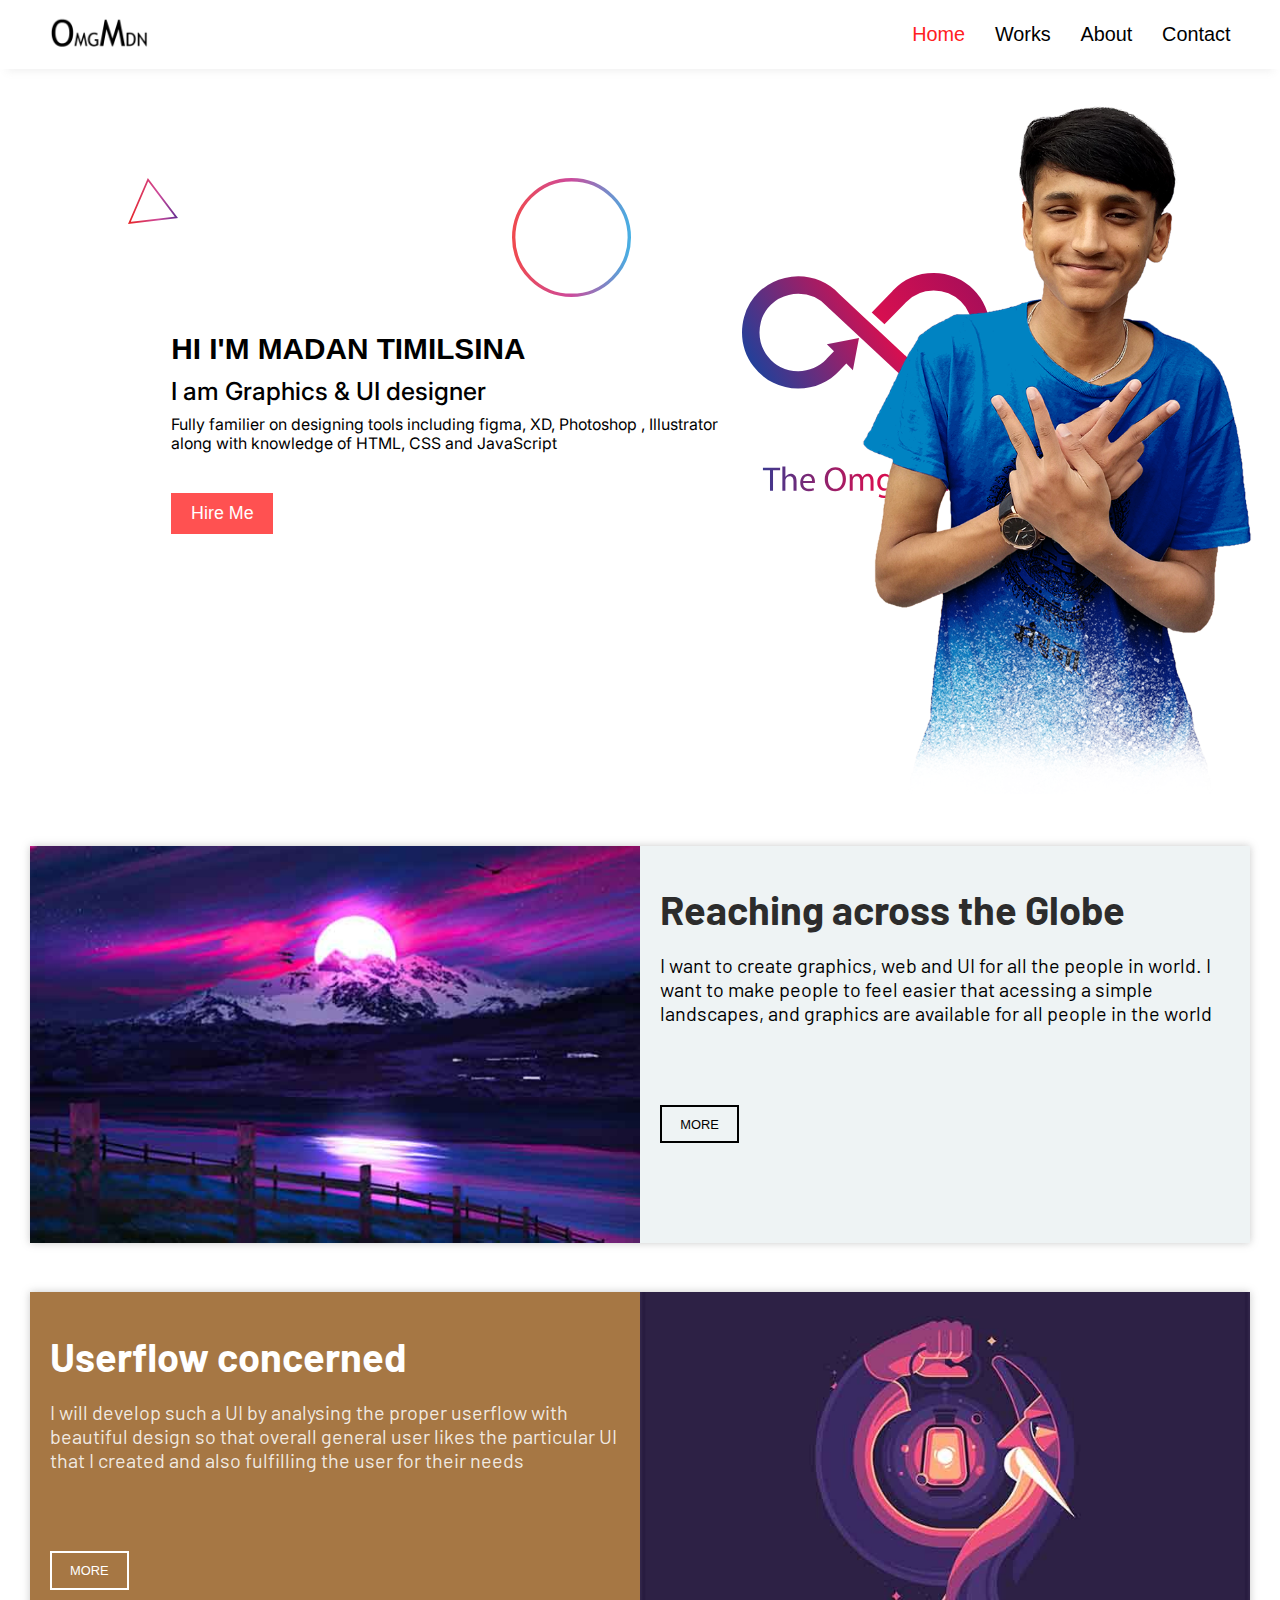
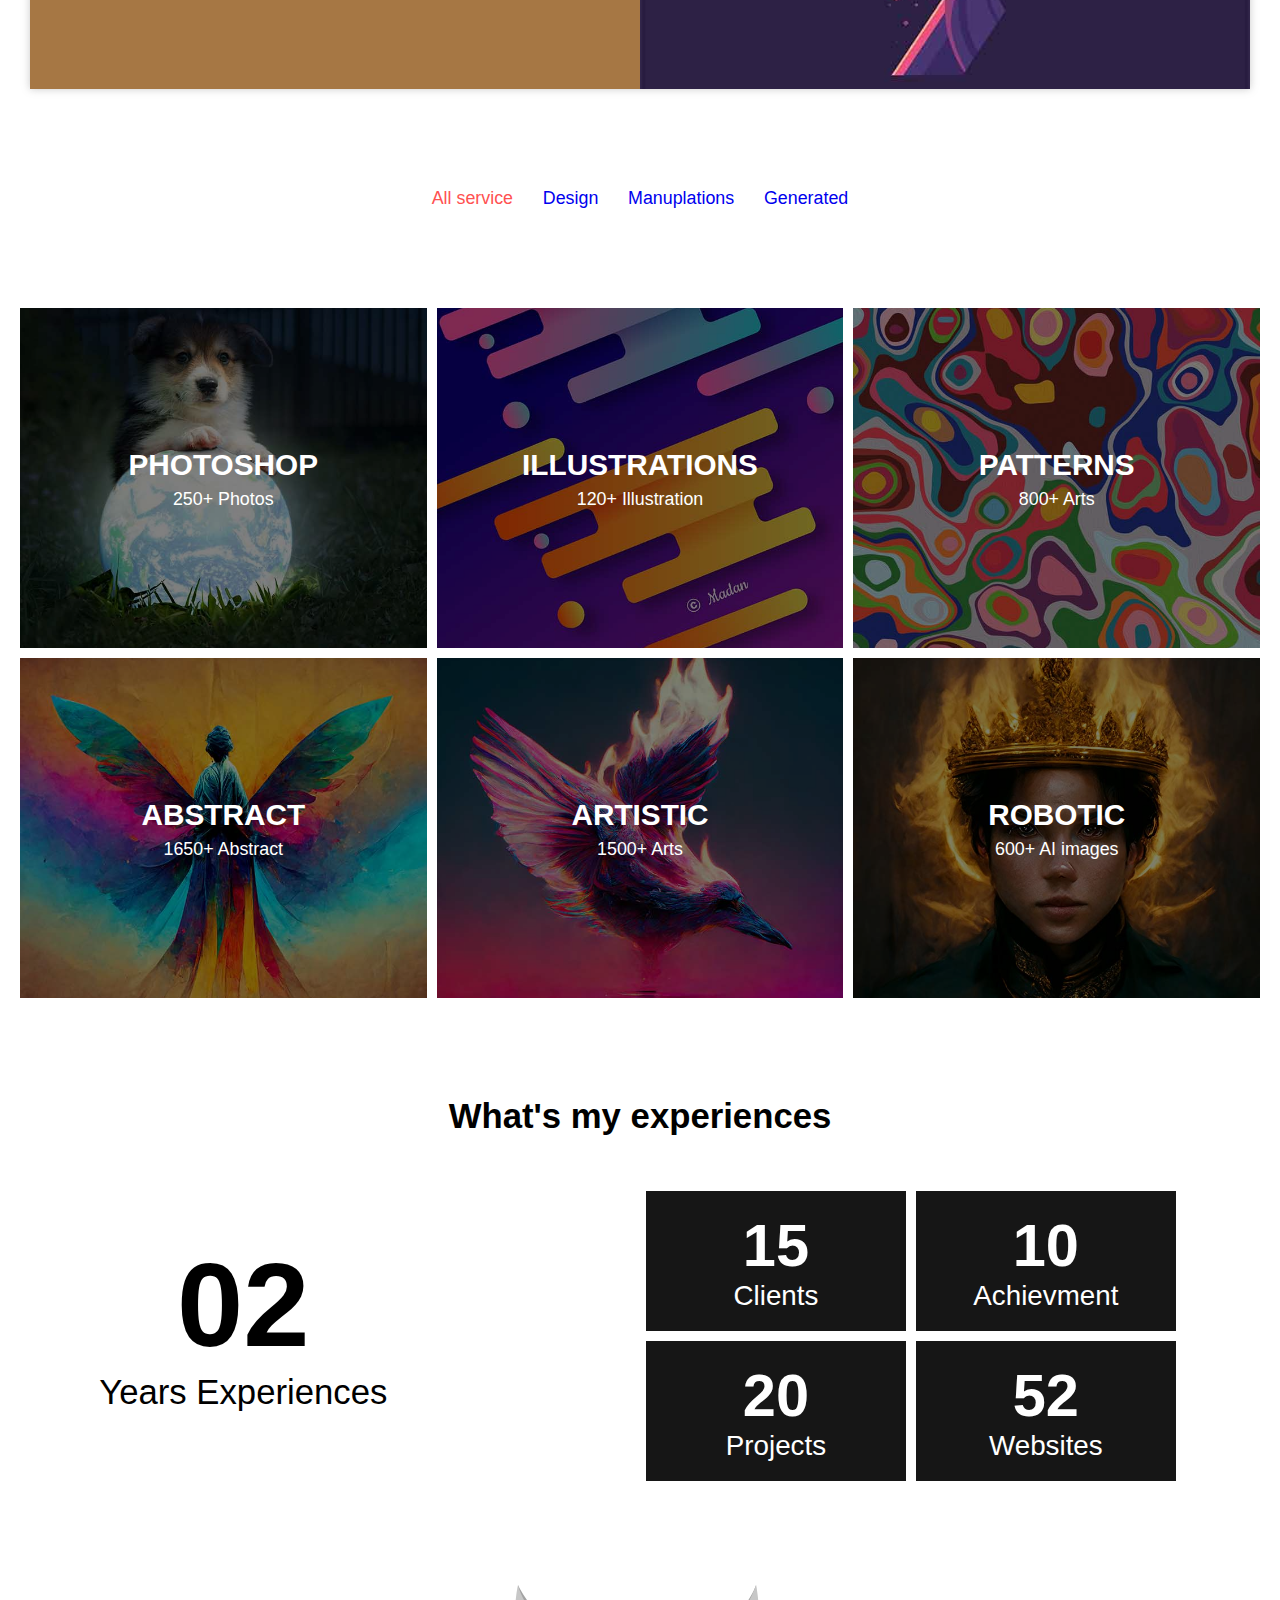
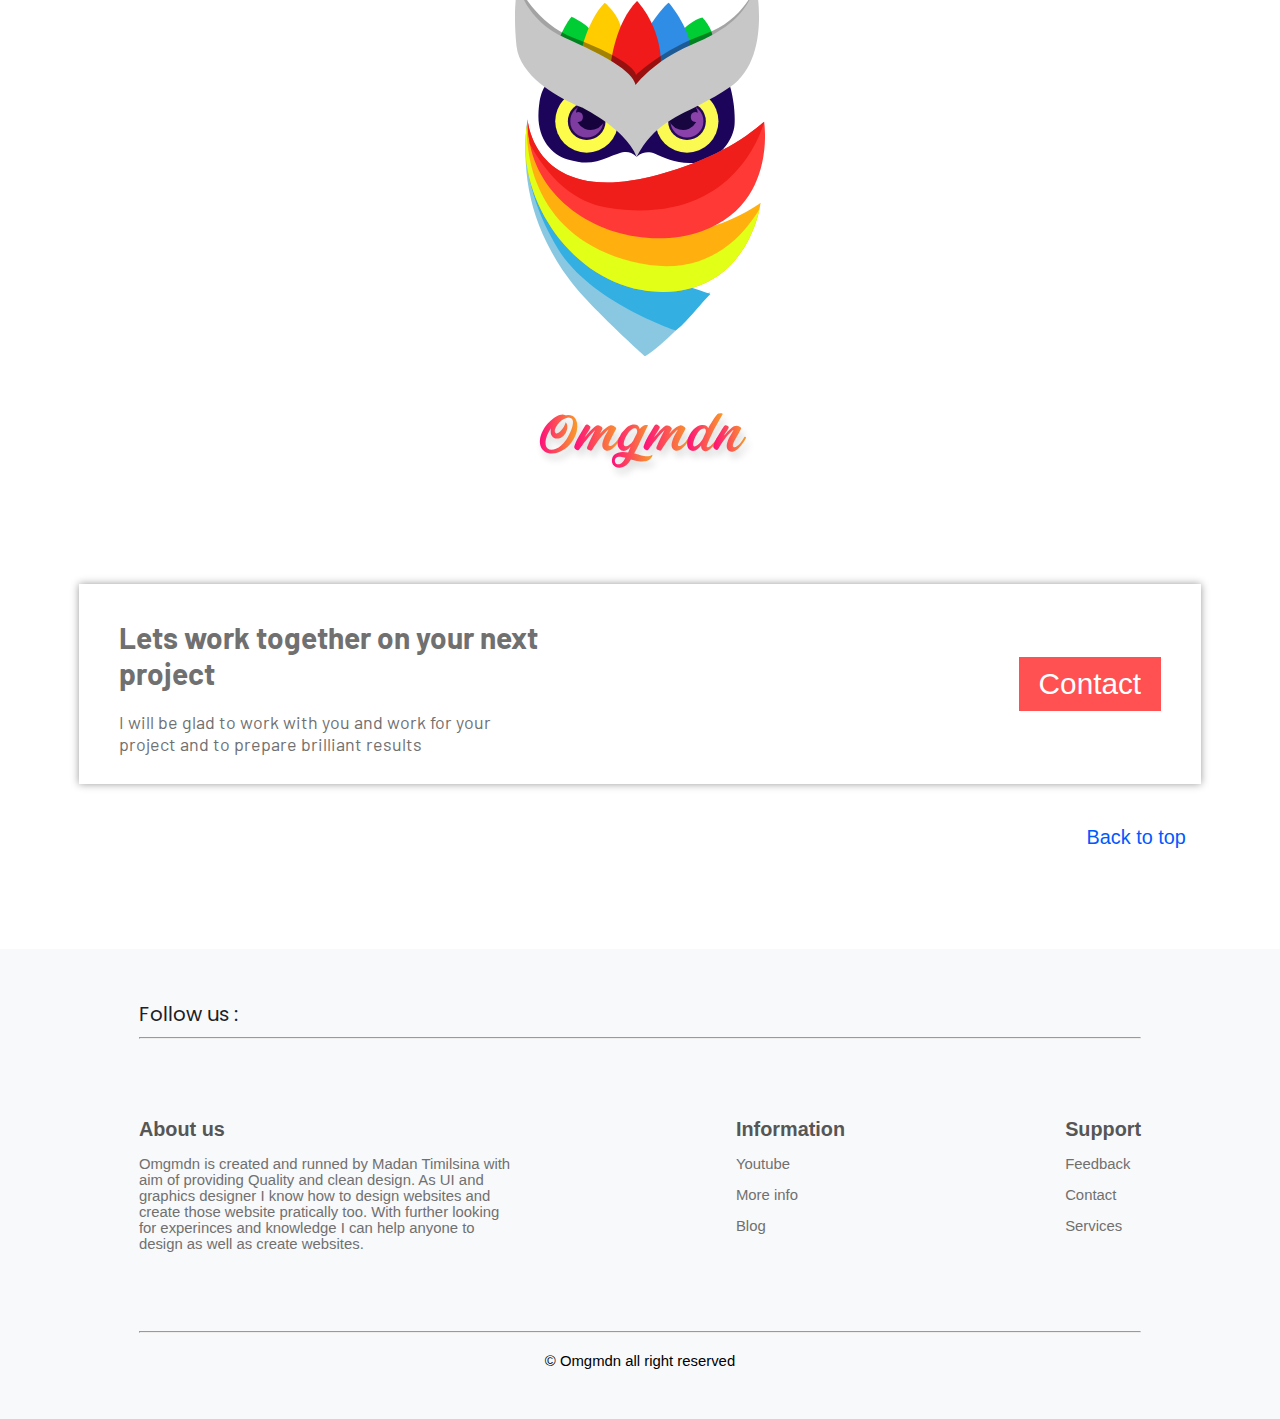
<file: index.html>
<!DOCTYPE html>
<html lang="en">
<head>
    <meta charset="UTF-8">
    <meta http-equiv="X-UA-Compatible" content="IE=edge">
    <meta name="viewport" content="width=device-width, initial-scale=1.0">
    <link rel="stylesheet" href="./css/style2.css">
    <link rel="stylesheet" href="./css/banner.css">
    <link rel="stylesheet" href="./css/hovercard.css">
    <link rel="stylesheet" href="./css/exp.css">
    <link rel="stylesheet" href="./css/footer.css">
    <link rel="stylesheet" href="https://cdnjs.cloudflare.com/ajax/libs/font-awesome/6.1.2/css/all.min.css" integrity="sha512-1sCRPdkRXhBV2PBLUdRb4tMg1w2YPf37qatUFeS7zlBy7jJI8Lf4VHwWfZZfpXtYSLy85pkm9GaYVYMfw5BC1A==" crossorigin="anonymous" referrerpolicy="no-referrer" />

    <title>Document</title>
</head>
<body>
    <div class="whole">

        <nav class="navbar" id="top-part">
            <div class="logobox"><img class="logoimg" src="./img/logo.png" alt=""></div>
    
            <div class="navitems">
                <ul class="items">
                    <li class="item item1"><a href="">Home</a></li>
                    <li class="item item2"><a href="#wrapper">Works</a></li>
                    <li class="item item3"><a href="./about.html">About</a></li>
                    <li class="item item4"><a href="./contact.html">Contact</a></li>
                </ul>
            </div>
    
            <div class="hamburger">
                <i class="fa-solid fa-bars"></i>
                <i class="fa-solid fa-xmark"></i>
            </div>
    
        </nav>

<!-- -------------------------------------main body --------------- -->
        <section class="mainbody">
            <div class="imgbox"><img src="./img/dispersed-madan.png" alt=""></div>
            <div class="imgbox-m"><img src="./img/mobileimg.png" alt=""></div>
    
                <div class="textbox">
                    <h1>HI I'M MADAN TIMILSINA</h1>
                    <h2>I am Graphics & UI designer</h2>
                    <p>Fully familier on designing tools including figma, XD, <span class="linebrk1">Photoshop</span> , Illustrator along with knowledge of HTML, CSS and JavaScript</p>
                    <button class="btn"><a href="./contact.html">Hire Me</a></button>
                </div>

                <div class="polygon">
                    <img src="./img/Polygon.svg" alt="">
                </div>
                <div class="circle1">
                    <img src="./img/circle.svg" alt="">
                </div>

                <div class="circle2">
                    <img src="./img/circle.svg" alt="">
                </div>

                <div class="infinity">
                    <img src="./img/inifnity.svg" alt="">
                </div>

                
            </section>

<!-- ------------------- two big banner cards ------------------- -->
            <div class="container" id="infocards">
                <div class="row row1">
                    <div class="b-imgbox">
                        <img src="./img/bannerimg1.jpg" alt="">
                    </div>
    
                    <div class="b-textbox b-textbox1">
                        <h1 class="lgheading textblack">Reaching across the Globe</h1>
                        <p class="textgrey">I want to create graphics, web and UI for all the
                            people in world. I want to make people to feel easier that acessing a simple landscapes, and graphics are available for all people in the world</p>
                        <a href="./card1.html" class="bannerbtn bannerbtn1">MORE</a>
                        
                    </div>
                </div>
    
                <div class="row row2">
                    <div class="b-imgbox">
                        <img src="./img/bannerimg2.jpg" alt="">
                    </div>
                    <div class="b-textbox b-textbox2">
                        <h1 class="lgheading textwhite">Userflow concerned</h1>
                        <p class="textgrey">I will develop such a UI by analysing the proper userflow with beautiful design so that overall general user likes the particular UI that I created
                            and also fulfilling the user for their needs</p>
                        <a href="./card2.html" class="bannerbtn bannerbtn2">MORE</a>
                        
                       </div>
                </div>
            </div>

            <section class="hover" id="works">
                <ul class="subtitles">
                    <li><a class="s-one" href="">All service</a></li>
                    <li><a class="s-two" href="./design.html">Design</a></li>
                    <li><a class="s-three" href="./manuplation.html">Manuplations</a></li>
                    <li><a class="s-four" href="./generated.html">Generated</a></li>
                </ul>
            </section>


            <!-- -------------------hover cards -------------- -->



            <div class="wrapper" id="wrapper">

                <div class="card card1">
                    <div class="citem citem1">
                        <div class="cimgbox cimgbox1"><img src="./img/Dog-catching-earth.jpg" alt=""></div>
                        <h1 class="ctitle">PHOTOSHOP</h1>
                        <p class="cpara">250+ Photos</p>
                        <P class="paraactive">I have created more then 250 images on photoshop that give the vibe of fanstasy world. I can convert any photo in hyber-realistic photo by using Adobe Photoshop</P>
                        <button class="activebtn"><a href="./manuplation.html">Learn more</a></button>
                    </div>
                </div>
        
        
                <div class="card card2">
                    <div class="citem citem2">
                        <div class="cimgbox cimgbox2"><img src="./img/illustrationi.jpg" alt=""></div>
                        <h1 class="ctitle">ILLUSTRATIONS</h1>
                        <P class="cpara">120+ Illustration</P>
                        <P class="paraactive">I have created more then 500 illustration on illustrator that give the vibe of ultra premium quality and these illustration will make your work more clear</P>
                        <button class="activebtn"><a href="./design.html">Learn more</a></button>
                    </div>
                </div>
        
        
                <div class="card card3">
                    <div class="citem citem3">
                        <div class="cimgbox cimgbox3"><img src="./img/patterns.jpg" alt=""></div>
                        <h1 class="ctitle">PATTERNS</h1>
                        <P class="cpara">800+ Arts</P>
                        <P class="paraactive">If you want to get realistic patterns for your any of the work then you can hire me for effective flow of your project and other artistic design</P>
                        <button class="activebtn"><a href="./design.html">Learn more</a></button>
                     </div>
                </div>
        
        </div>
        
        <div class="wrapper2">
                <div class="card card4">
                    <div class="citem citem4">
                        <div class="cimgbox cimgbox4"><img src="./img/Angel with wings.jpg" alt=""></div>
                        <h1 class="ctitle">ABSTRACT</h1>
                        <P class="cpara">1650+ Abstract</P>
                        <P class="paraactive">Now a days the website or anyother app is incomplete without abstract and by using adobe photoshop and illustrator I can create good quality abstract</P>
                        <button class="activebtn"><a href="./design.html">Learn more</a></button>
                    </div>
                </div>
        
        
                <div class="card card5">
                    <div class="citem citem5">
                        <div class="cimgbox cimgbox5"><img src="./img/Fantasy-creature-read-for-fly.jpg" alt=""></div>
                        <h1 class="ctitle">ARTISTIC</h1>
                        <P class="cpara">1500+ Arts</P>
                        <P class="paraactive">I have created more then 300 arts till now and only few of them are introduce online and I can definetly say that I have skill of arts too</P>
                        <button class="activebtn"><a href="./design.html">Learn more</a></button>
                    </div>
                </div>
        
        
                <div class="card card6">
                    <div class="citem citem6">
                        <div class="cimgbox cimgbox6"><img src="./img/Ancient royal prince with fired crown.jpg" alt=""></div>
                        <h1 class="ctitle">ROBOTIC</h1>
                        <P class="cpara">600+ AI images</P>
                        <P class="paraactive">Now a days AI has become much powerful more then we think and  I have generated a lot of photos and illustration from Ai that you may like for projects and designs</P>
                        <button class="activebtn"><a href="./generated.html">Learn more</a></button>
                     </div>
                </div>
        
        </div>

<!-- -------------------Experiences -------------- ----------------------------->

             <h1 class="ehead">What's my experiences</h1>
             <div class="mainwrap">
         
                 <div class="years">
                     <h1 class="numyrs">02</h1>
                     <p class="yrspara">Years Experiences</p>
                 </div>
         
         
         
                 <div class="interaction">
         
                     <div class="client-achiv">
                         <div class="exp-item clients">
                             <h1 class="client-no">15</h1>
                             <p class="client-para">Clients</p>
                         </div>
         
                         <div class="exp-item achievment">
                             <h1 class="achievment-no">10</h1>
                             <p class="achievment-para">Achievment</p>
                         </div>
                     </div>
         
                     <div class="proj-web">
                         <div class="exp-item comp-project">
                             <h1 class="comp-projno">20</h1>
                             <p class="comp-projpara">Projects</p>
                         </div>
         
                         <div class="exp-item website">
                             <h1 class="wesbite-no">52</h1>
                             <p class="website-para">Websites</p>
                         </div>
         
                     </div>
         
                 </div>
         
         
             </div>


             <!-- --------------owl css in style2.css------ -->

             <div class="owlmdn">
                <img src="./img/owl omgmdn.svg" alt="">
             </div>


             <!-- ---------------------------end banner & footer-------------------------------- -->

             <div class="contact-card">
                <div class="con-text">
                    <h1>Lets work together on your next project</h1>
                    <p>I will be glad to work with you and work for your project and to prepare brilliant results</p>
                </div>
        
                <a class="con-btn" href="./contact.html">Contact</a>
        
        
            </div>



            <div class="back">
                <a class="back-top" href="#top-part">Back to top</a>
                <a href="#top-part"><i class="fa-solid fa-circle-up"></i></a>
            </div>
           


        
            <footer id="footer">
                <h2>Follow us : </h2>
                <a href="https://www.instagram.com/omgmdn3/" target="_blank"><i class="fa-brands fa-instagram"></i></a>
                <a href="https://www.facebook.com/Mdnzunors" target="_blank"><i class="fa-brands fa-facebook"></i></a>
                <a href="https://twitter.com/madantimilsina5" target="_blank"><i class="fa-brands fa-twitter"></i></a>
                <hr class="topline">
        
                <div class="footerwrap">
                    <div class="fabout">
                        <h1>About us</h1>
                        <p>Omgmdn is created and runned by Madan Timilsina with aim of providing Quality and clean design. As UI and graphics designer I know how to design websites and create those website pratically too. With further looking for experinces and knowledge I can help anyone to design as well as create websites.</p>
                    </div>
        
                    <div class="finfo">
                        <h1>Information</h1>
                            <li><a href="https://www.youtube.com/channel/UCfsJBzws-_3wiridG7fiNTw" target="_blank">Youtube </a></li>
                            <li><a href="./about.html">More info</a></li>
                            <li><a href="https://omgmdn01.blogspot.com/" target="_blank">Blog</a></li>
                    </div>
        
                    <div class="fsupport">
                        <h1>Support</h1>
                        <li><a href="./feedback.html">Feedback</a></li>
                        <li><a href="./contact.html">Contact</a></li>
                        <li><a href="#wrapper">Services</a></li>
                    </div>
                </div>
        
                <hr class="bottomline">
        
                <p class="copyright">© Omgmdn all right reserved</p>
        
            </footer>

             




         
    </div>
    


        <script src="./javascript/script.js"></script>
</body>
</html>
</file>
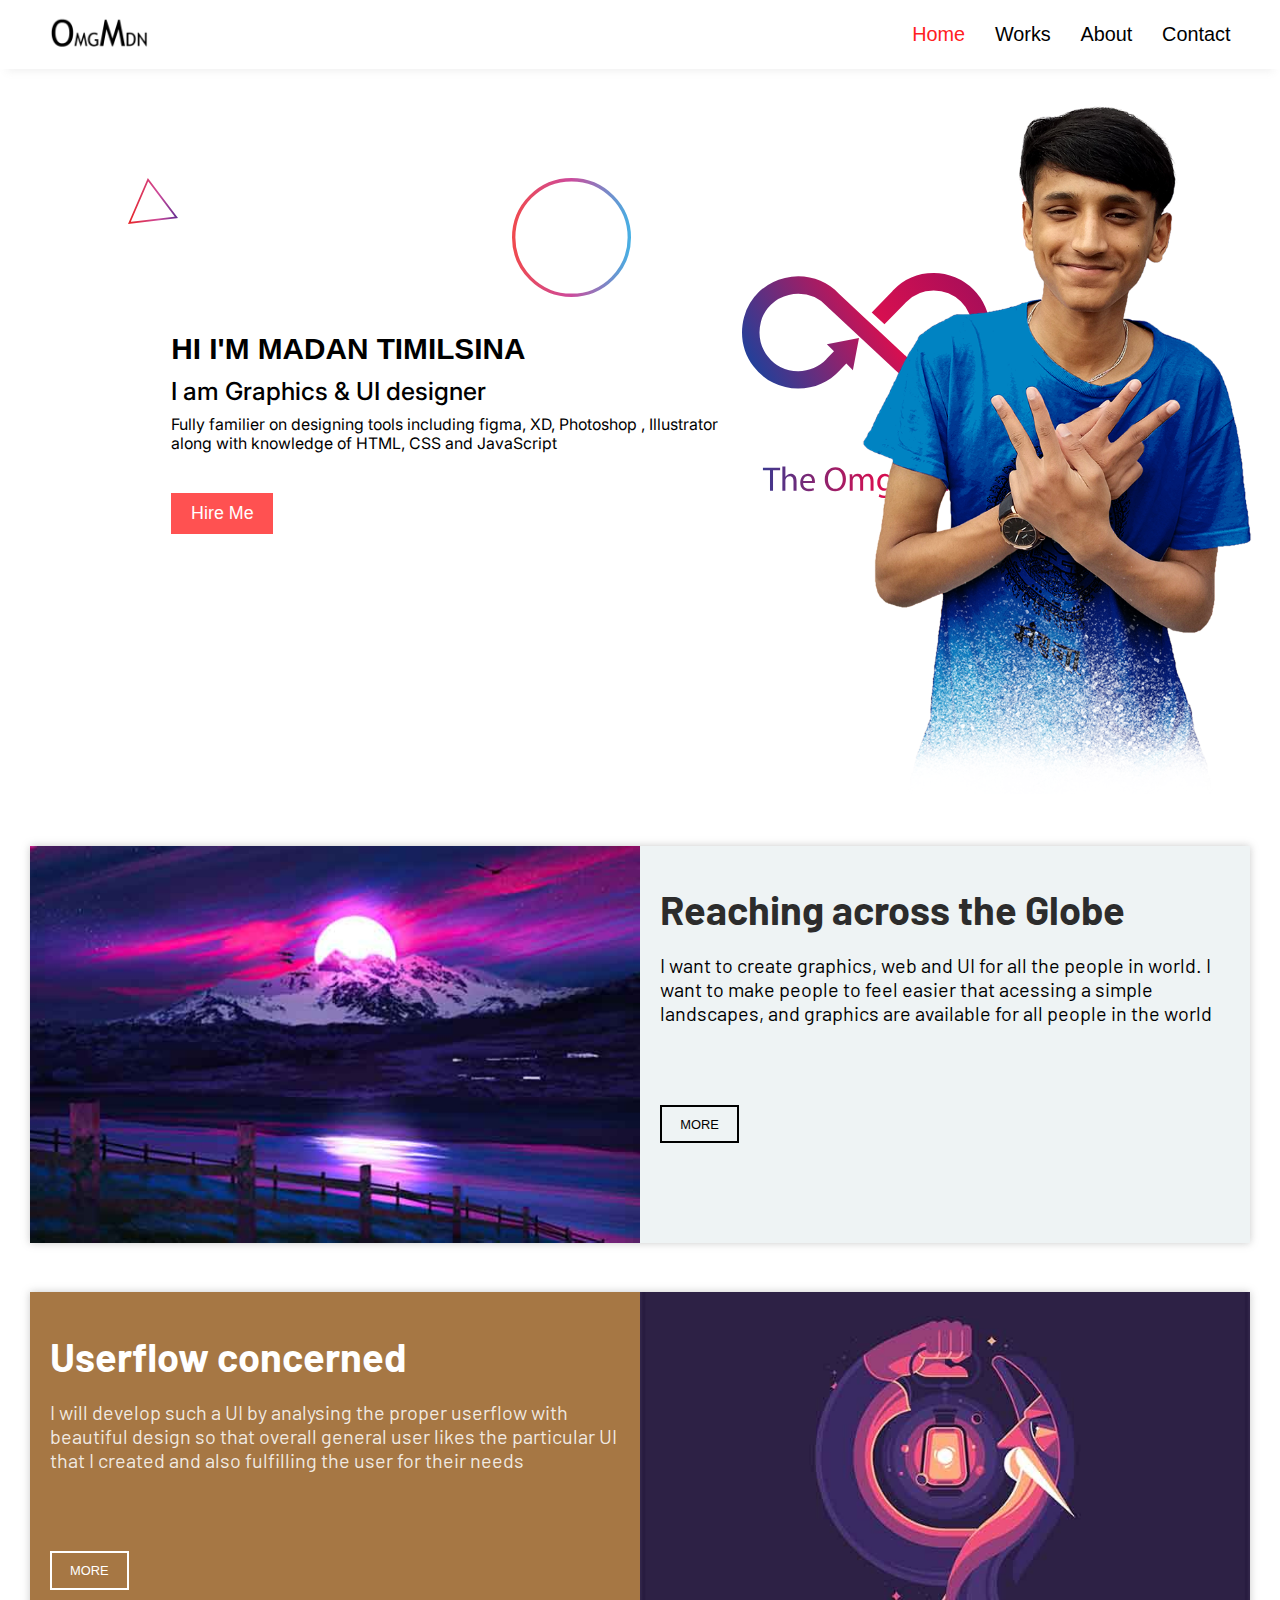
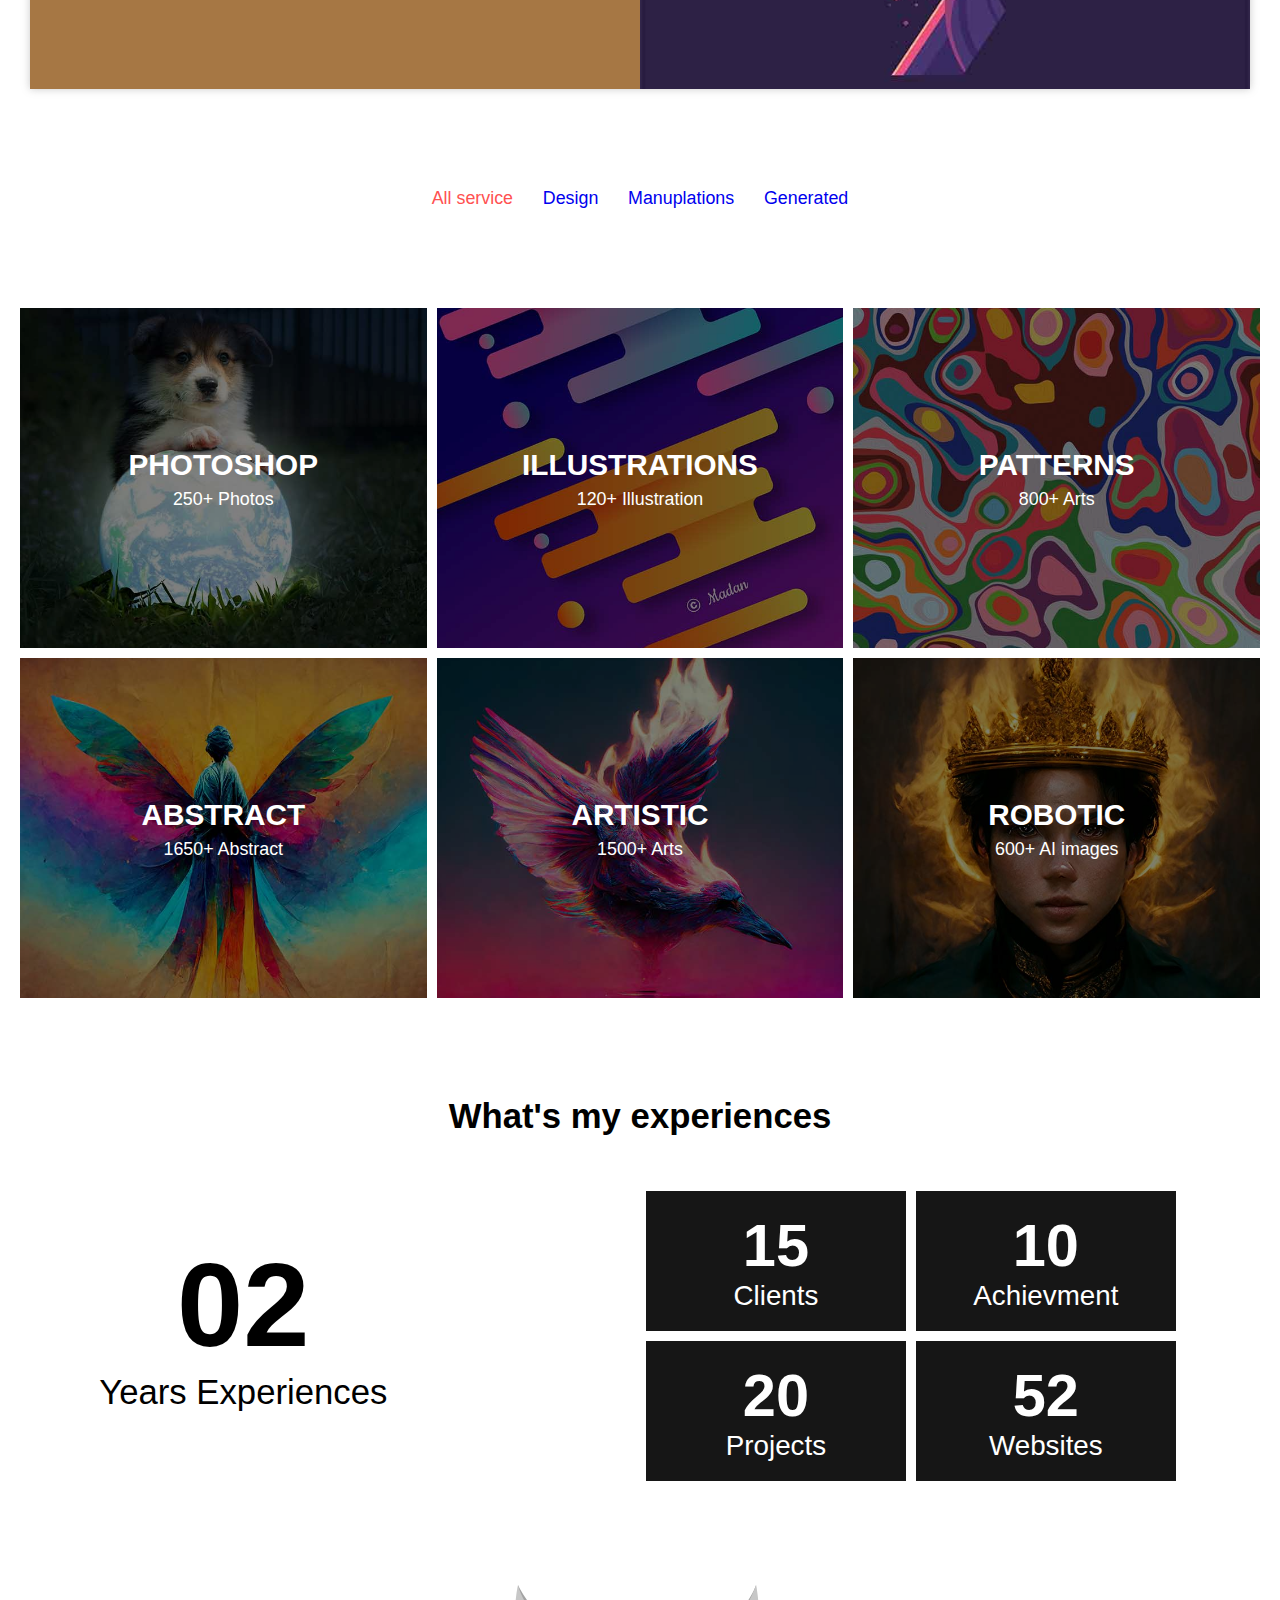
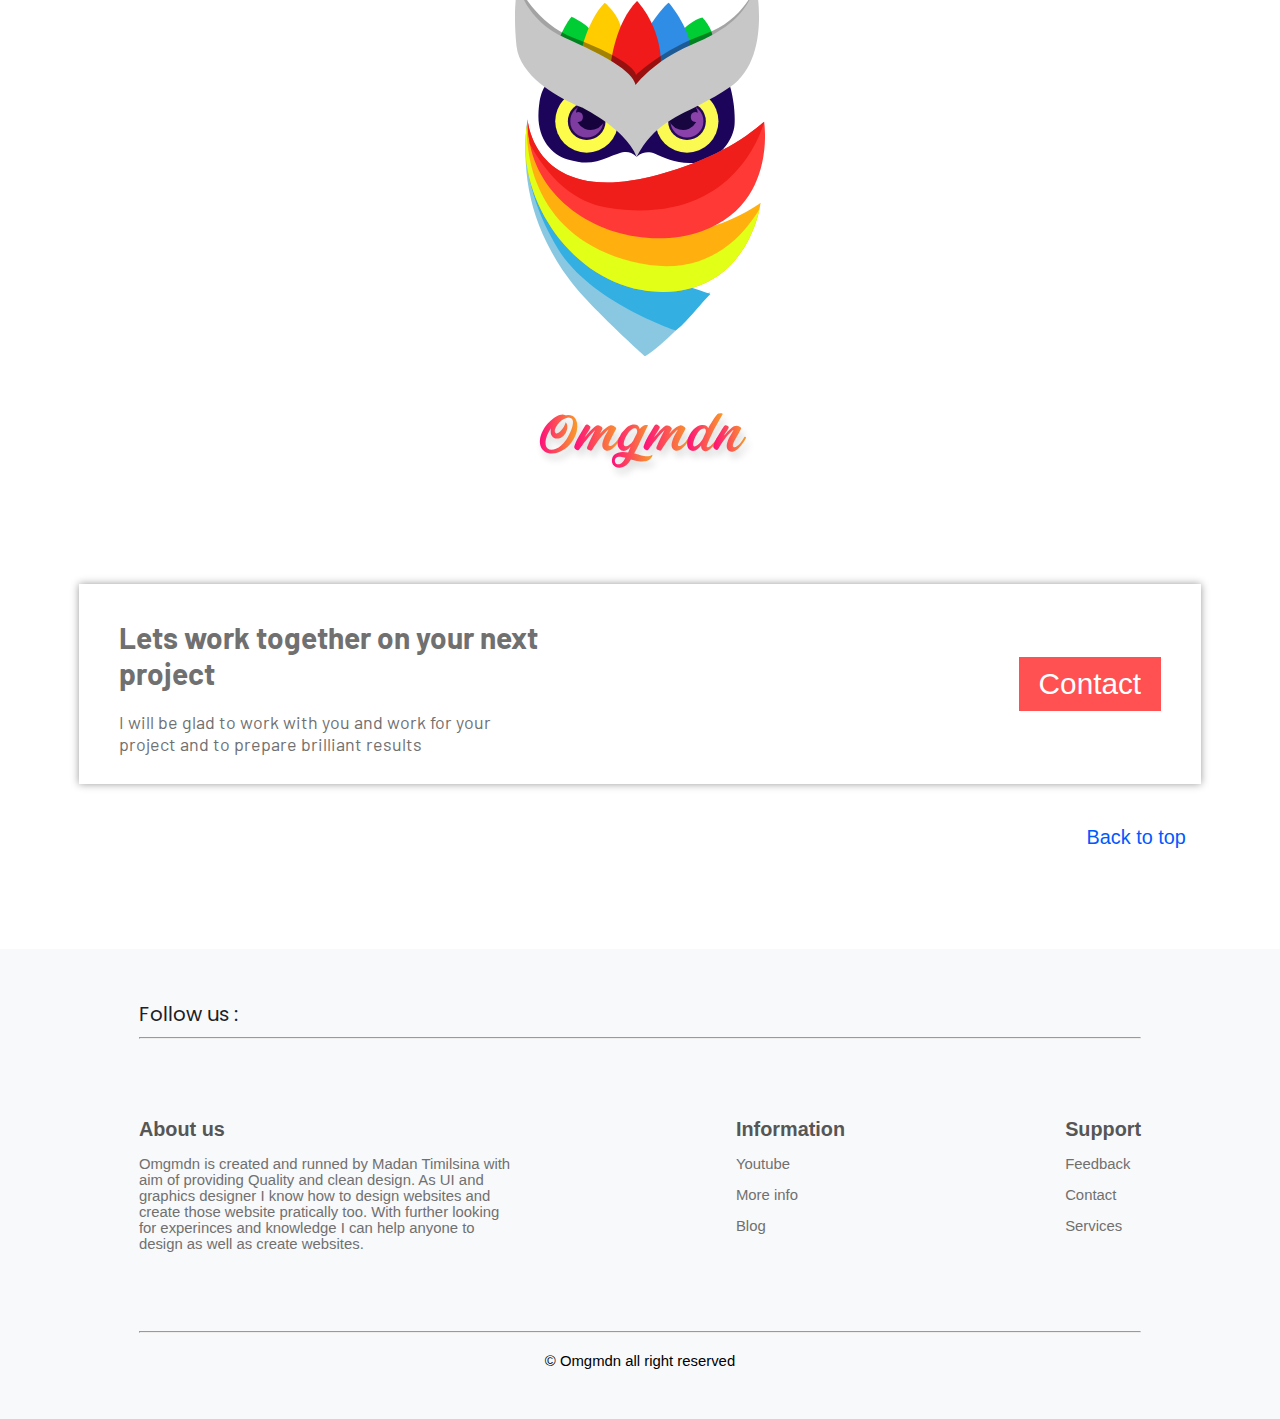
<file: Portfilio/index.html>
<!DOCTYPE html>
<html lang="en">
<head>
    <meta charset="UTF-8">
    <meta http-equiv="X-UA-Compatible" content="IE=edge">
    <meta name="viewport" content="width=device-width, initial-scale=1.0">
    <link rel="stylesheet" href="./css/style2.css">
    <link rel="stylesheet" href="./css/banner.css">
    <link rel="stylesheet" href="./css/hovercard.css">
    <link rel="stylesheet" href="./css/exp.css">
    <link rel="stylesheet" href="./css/footer.css">
    <link rel="stylesheet" href="https://cdnjs.cloudflare.com/ajax/libs/font-awesome/6.1.2/css/all.min.css" integrity="sha512-1sCRPdkRXhBV2PBLUdRb4tMg1w2YPf37qatUFeS7zlBy7jJI8Lf4VHwWfZZfpXtYSLy85pkm9GaYVYMfw5BC1A==" crossorigin="anonymous" referrerpolicy="no-referrer" />
    <title>Madan Timilsina</title>
</head>
<body>
    <div class="whole">

        <nav class="navbar" id="top-part">
            <div class="logobox"><img class="logoimg" src="./img/logo.png" alt=""></div>
    
            <div class="navitems">
                <ul class="items">
                    <li class="item item1"><a href="">Home</a></li>
                    <li class="item item2"><a href="#wrapper">Works</a></li>
                    <li class="item item3"><a href="./about.html">About</a></li>
                    <li class="item item4"><a href="./contact.html">Contact</a></li>
                </ul>
            </div>
    
            <div class="hamburger">
                <i class="fa-solid fa-bars"></i>
                <i class="fa-solid fa-xmark"></i>
            </div>
    
        </nav>

<!-- -------------------------------------main body --------------- -->
        <section class="mainbody">
            <div class="imgbox"><img src="./img/dispersed-madan.png" alt=""></div>
            <div class="imgbox-m"><img src="./img/mobileimg.png" alt=""></div>
    
                <div class="textbox">
                    <h1>HI I'M MADAN TIMILSINA</h1>
                    <h2>I am Graphics & UI designer</h2>
                    <p>Fully familier on designing tools including figma, XD, <span class="linebrk1">Photoshop</span> , Illustrator along with knowledge of HTML, CSS and JavaScript</p>
                    <button class="btn"><a href="./contact.html">Hire Me</a></button>
                </div>

                <div class="polygon">
                    <img src="./img/Polygon.svg" alt="">
                </div>
                <div class="circle1">
                    <img src="./img/circle.svg" alt="">
                </div>

                <div class="circle2">
                    <img src="./img/circle.svg" alt="">
                </div>

                <div class="infinity">
                    <img src="./img/inifnity.svg" alt="">
                </div>

                
            </section>

<!-- ------------------- two big banner cards ------------------- -->
            <div class="container" id="infocards">
                <div class="row row1">
                    <div class="b-imgbox">
                        <img src="./img/bannerimg1.jpg" alt="">
                    </div>
    
                    <div class="b-textbox b-textbox1">
                        <h1 class="lgheading textblack">Reaching across the Globe</h1>
                        <p class="textgrey">I want to create graphics, web and UI for all the
                            people in world. I want to make people to feel easier that acessing a simple landscapes, and graphics are available for all people in the world</p>
                        <a href="./card1.html" class="bannerbtn bannerbtn1">MORE</a>
                        
                    </div>
                </div>
    
                <div class="row row2">
                    <div class="b-imgbox">
                        <img src="./img/bannerimg2.jpg" alt="">
                    </div>
                    <div class="b-textbox b-textbox2">
                        <h1 class="lgheading textwhite">Userflow concerned</h1>
                        <p class="textgrey">I will develop such a UI by analysing the proper userflow with beautiful design so that overall general user likes the particular UI that I created
                            and also fulfilling the user for their needs</p>
                        <a href="./card2.html" class="bannerbtn bannerbtn2">MORE</a>
                        
                       </div>
                </div>
            </div>

            <section class="hover" id="works">
                <ul class="subtitles">
                    <li><a class="s-one" href="">All service</a></li>
                    <li><a class="s-two" href="./design.html">Design</a></li>
                    <li><a class="s-three" href="./manuplation.html">Manuplations</a></li>
                    <li><a class="s-four" href="./generated.html">Generated</a></li>
                </ul>
            </section>


            <!-- -------------------hover cards -------------- -->



            <div class="wrapper" id="wrapper">

                <div class="card card1">
                    <div class="citem citem1">
                        <div class="cimgbox cimgbox1"><img src="./img/Dog-catching-earth.jpg" alt=""></div>
                        <h1 class="ctitle">PHOTOSHOP</h1>
                        <p class="cpara">250+ Photos</p>
                        <P class="paraactive">I have created more then 250 images on photoshop that give the vibe of fanstasy world. I can convert any photo in hyber-realistic photo by using Adobe Photoshop</P>
                        <button class="activebtn"><a href="./manuplation.html">Learn more</a></button>
                    </div>
                </div>
        
        
                <div class="card card2">
                    <div class="citem citem2">
                        <div class="cimgbox cimgbox2"><img src="./img/illustrationi.jpg" alt=""></div>
                        <h1 class="ctitle">ILLUSTRATIONS</h1>
                        <P class="cpara">120+ Illustration</P>
                        <P class="paraactive">I have created more then 500 illustration on illustrator that give the vibe of ultra premium quality and these illustration will make your work more clear</P>
                        <button class="activebtn"><a href="./design.html">Learn more</a></button>
                    </div>
                </div>
        
        
                <div class="card card3">
                    <div class="citem citem3">
                        <div class="cimgbox cimgbox3"><img src="./img/patterns.jpg" alt=""></div>
                        <h1 class="ctitle">PATTERNS</h1>
                        <P class="cpara">800+ Arts</P>
                        <P class="paraactive">If you want to get realistic patterns for your any of the work then you can hire me for effective flow of your project and other artistic design</P>
                        <button class="activebtn"><a href="./design.html">Learn more</a></button>
                     </div>
                </div>
        
        </div>
        
        <div class="wrapper2">
                <div class="card card4">
                    <div class="citem citem4">
                        <div class="cimgbox cimgbox4"><img src="./img/Angel with wings.jpg" alt=""></div>
                        <h1 class="ctitle">ABSTRACT</h1>
                        <P class="cpara">1650+ Abstract</P>
                        <P class="paraactive">Now a days the website or anyother app is incomplete without abstract and by using adobe photoshop and illustrator I can create good quality abstract</P>
                        <button class="activebtn"><a href="./design.html">Learn more</a></button>
                    </div>
                </div>
        
        
                <div class="card card5">
                    <div class="citem citem5">
                        <div class="cimgbox cimgbox5"><img src="./img/Fantasy-creature-read-for-fly.jpg" alt=""></div>
                        <h1 class="ctitle">ARTISTIC</h1>
                        <P class="cpara">1500+ Arts</P>
                        <P class="paraactive">I have created more then 300 arts till now and only few of them are introduce online and I can definetly say that I have skill of arts too</P>
                        <button class="activebtn"><a href="./design.html">Learn more</a></button>
                    </div>
                </div>
        
        
                <div class="card card6">
                    <div class="citem citem6">
                        <div class="cimgbox cimgbox6"><img src="./img/Ancient royal prince with fired crown.jpg" alt=""></div>
                        <h1 class="ctitle">ROBOTIC</h1>
                        <P class="cpara">600+ AI images</P>
                        <P class="paraactive">Now a days AI has become much powerful more then we think and  I have generated a lot of photos and illustration from Ai that you may like for projects and designs</P>
                        <button class="activebtn"><a href="./generated.html">Learn more</a></button>
                     </div>
                </div>
        
        </div>

<!-- -------------------Experiences -------------- ----------------------------->

             <h1 class="ehead">What's my experiences</h1>
             <div class="mainwrap">
         
                 <div class="years">
                     <h1 class="numyrs">02</h1>
                     <p class="yrspara">Years Experiences</p>
                 </div>
         
         
         
                 <div class="interaction">
         
                     <div class="client-achiv">
                         <div class="exp-item clients">
                             <h1 class="client-no">15</h1>
                             <p class="client-para">Clients</p>
                         </div>
         
                         <div class="exp-item achievment">
                             <h1 class="achievment-no">10</h1>
                             <p class="achievment-para">Achievment</p>
                         </div>
                     </div>
         
                     <div class="proj-web">
                         <div class="exp-item comp-project">
                             <h1 class="comp-projno">20</h1>
                             <p class="comp-projpara">Projects</p>
                         </div>
         
                         <div class="exp-item website">
                             <h1 class="wesbite-no">52</h1>
                             <p class="website-para">Websites</p>
                         </div>
         
                     </div>
         
                 </div>
         
         
             </div>


             <!-- --------------owl css in style2.css------ -->

             <div class="owlmdn">
                <img src="./img/owl omgmdn.svg" alt="">
             </div>


             <!-- ---------------------------end banner & footer-------------------------------- -->

             <div class="contact-card">
                <div class="con-text">
                    <h1>Lets work together on your next project</h1>
                    <p>I will be glad to work with you and work for your project and to prepare brilliant results</p>
                </div>
        
                <a class="con-btn" href="./contact.html">Contact</a>
        
        
            </div>



            <div class="back">
                <a class="back-top" href="#top-part">Back to top</a>
                <a href="#top-part"><i class="fa-solid fa-circle-up"></i></a>
            </div>
           


        
            <footer id="footer">
                <h2>Follow us : </h2>
                <a href="https://www.instagram.com/omgmdn3/" target="_blank"><i class="fa-brands fa-instagram"></i></a>
                <a href="https://www.facebook.com/Mdnzunors" target="_blank"><i class="fa-brands fa-facebook"></i></a>
                <a href="https://twitter.com/madantimilsina5" target="_blank"><i class="fa-brands fa-twitter"></i></a>
                <hr class="topline">
        
                <div class="footerwrap">
                    <div class="fabout">
                        <h1>About us</h1>
                        <p>Omgmdn is created and runned by Madan Timilsina with aim of providing Quality and clean design. As UI and graphics designer I know how to design websites and create those website pratically too. With further looking for experinces and knowledge I can help anyone to design as well as create websites.</p>
                    </div>
        
                    <div class="finfo">
                        <h1>Information</h1>
                            <li><a href="https://www.youtube.com/channel/UCfsJBzws-_3wiridG7fiNTw" target="_blank">Youtube </a></li>
                            <li><a href="./about.html">More info</a></li>
                            <li><a href="https://omgmdn01.blogspot.com/" target="_blank">Blog</a></li>
                    </div>
        
                    <div class="fsupport">
                        <h1>Support</h1>
                        <li><a href="./feedback.html">Feedback</a></li>
                        <li><a href="./contact.html">Contact</a></li>
                        <li><a href="#wrapper">Services</a></li>
                    </div>
                </div>
        
                <hr class="bottomline">
        
                <p class="copyright">© Omgmdn all right reserved</p>
        
            </footer>

             




         
    </div>
    


        <script src="./javascript/script.js"></script>
</body>
</html>
</file>
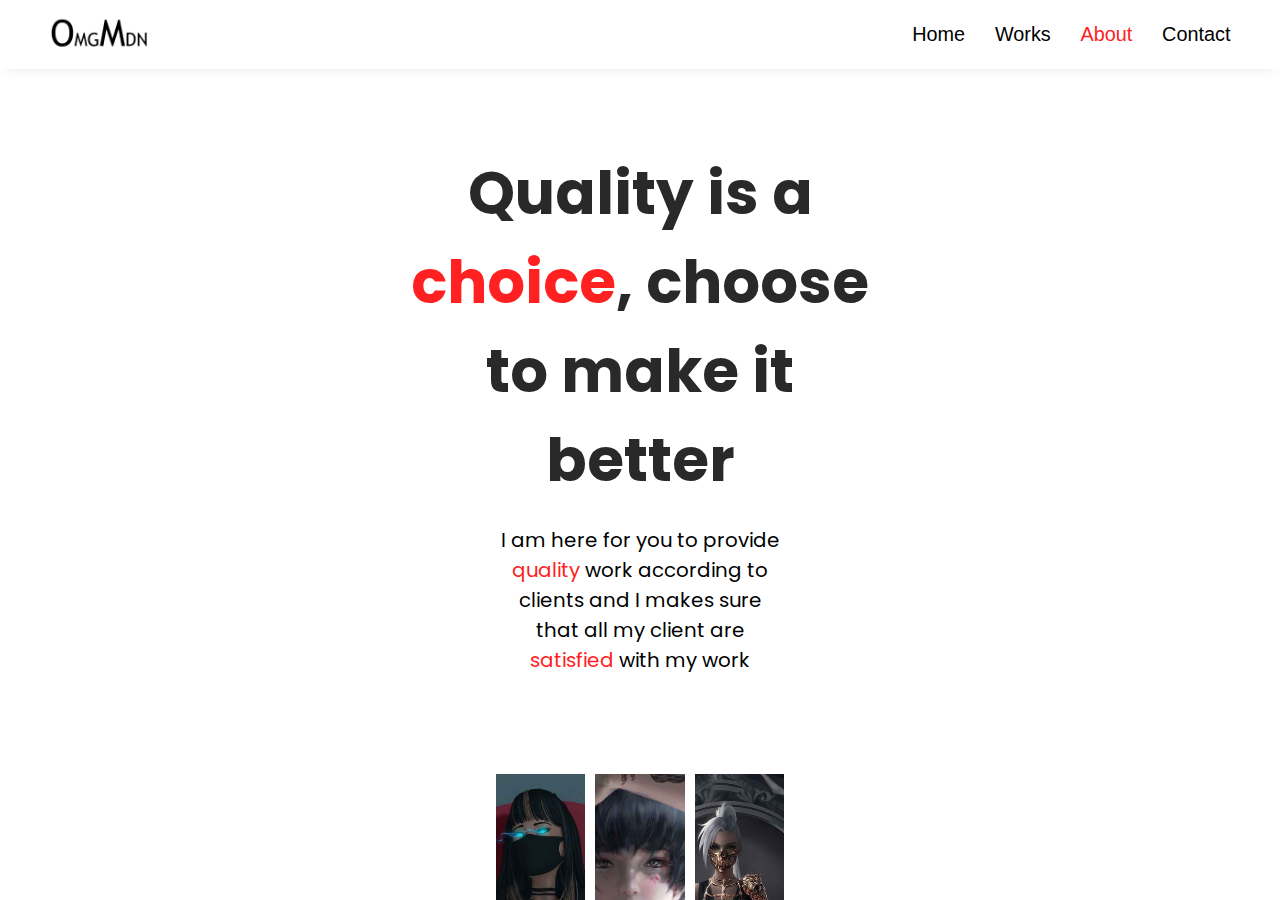
<file: about.html>
<!DOCTYPE html>
<html lang="en">
<head>
    <meta charset="UTF-8">
    <meta http-equiv="X-UA-Compatible" content="IE=edge">
    <meta name="viewport" content="width=device-width, initial-scale=1.0">
    <link rel="stylesheet" href="./css/about.css">
    <link rel="stylesheet" href="./css/footer.css">
    <link rel="stylesheet" href="https://cdnjs.cloudflare.com/ajax/libs/font-awesome/6.1.2/css/all.min.css" integrity="sha512-1sCRPdkRXhBV2PBLUdRb4tMg1w2YPf37qatUFeS7zlBy7jJI8Lf4VHwWfZZfpXtYSLy85pkm9GaYVYMfw5BC1A==" crossorigin="anonymous" referrerpolicy="no-referrer" />

    <title>Document</title>
</head>
<body>
    <div class="whole">

        <nav class="navbar" id="top-part">
            <div class="logobox"><img class="logoimg" src="./img/logo.png" alt=""></div>
    
            <div class="navitems">
                <ul class="items">
                    <li class="item item1"><a href="./index2.html">Home</a></li>
                    <li class="item item2"><a href="./index2.html#wrapper">Works</a></li>
                    <li class="item item3"><a href="">About</a></li>
                    <li class="item item4"><a href="./contact.html">Contact</a></li>
                </ul>
            </div>
    
            <div class="hamburger">
                <i class="fa-solid fa-bars"></i>
                <i class="fa-solid fa-xmark"></i>
            </div>
    
        </nav>

        <!-- -----------------about section-------------------- -->

        <h1 class="bigtxt">Quality is a <span class="txtcolor color1">choice</span>, choose to make it better</h1>
        <p class="headpara">I am here for you to provide <span class="txtcolor">quality</span> work according to clients and I makes sure that all my client are <span class="txtcolor">satisfied</span> with my work</p>

        <div class="maingrid">
            <div class="grid-item gitem1"><img src="./img/gridimg1.jpg" alt=""></div>
            <div class="grid-item gitem2"><img src="./img/sword-on-girl-hand.jpg" alt=""></div>
            <div class="grid-item gitem3"><img src="./img/gridimg-last.jpg" alt=""></div>
            <div class="grid-item gitem4"><img src="./img/anime-girl.jpg" alt=""></div>
        </div>

        <h1 class="ourstory"><span class="txtcolor">Our</span> Story</h1>
        <p class="storypara">OmgMdn is founded by Madan Timilsina - the x creator of YouTube and moving forward for UI design for great flow of users. Before the birth of OmgMdn there was Mdn Zunors having 1.8k subscribers and 120k views on YouTube which was created on  Nov 2, 2018. OmgMdn was first started from Adobe Illustrator then Adobe Photoshop, and now in Adobe XD and Figma along with HTML CSS and JavaScript. At begining pf learning Me Madan Timilsina will use all my power from illustrator, photoshop, XD, Figma, HTML, CSS and JavaScript to satisfy customers</p>

        <h1 class="value"><span class="txtcolor">My</span> Values</h1>

        <section class="lastpart">


            <div class="lastimgbox">
                <img src="./img/ballons.svg" alt="">
            </div>
            <div class="columnboxs">

                <div class="column c1">
                    <div class="col-imgbox"><img src="./img/satisfaction.jpg" alt=""></div>
                    <div class="col-textbox">
                        <h1>Satisfaction</h1>
                        <p>We provide you support without any kind of t selfish and greed</p>
                    </div>
                </div>

                <div class="column c2">
                    <div class="col-imgbox"><img src="./img/communication.jpg" alt=""></div>
                    <div class="col-textbox">
                        <h1>Communication</h1>
                        <p>We have provided customer support and if you h inquires then directly you contact me</p>
                    </div>
                </div>

                <div class="column c3">
                    <div class="col-imgbox"><img src="./img/deliver.jpg" alt=""></div>
                    <div class="col-textbox">
                        <h1>Deliver result</h1>
                        <p>Our products have great output level and our result will provide best customer satisfaction</p>
                    </div>
                </div>
        </div>
        </section>

        <footer id="footer">
            <h2>Follow us : </h2>
            <a href="https://www.instagram.com/omgmdn3/" target="_blank"><i class="fa-brands fa-instagram"></i></a>
            <a href="https://www.facebook.com/Mdnzunors" target="_blank"><i class="fa-brands fa-facebook"></i></a>
            <a href="https://twitter.com/madantimilsina5" target="_blank"><i class="fa-brands fa-twitter"></i></a>
            <hr class="topline">
    
            <div class="footerwrap">
                <div class="fabout">
                    <h1>About us</h1>
                    <p>Omgmdn is created and runned by Madan Timilsina with aim of providing Quality and clean design. As UI and graphics designer I know how to design websites and create those website pratically too. With further looking for experinces and knowledge I can help anyone to design as well as create websites.</p>
                </div>
    
                <div class="finfo">
                    <h1>Information</h1>
                        <li><a href="https://www.youtube.com/channel/UCfsJBzws-_3wiridG7fiNTw/about" target="_blank">Youtube </a></li>
                        <li><a href="">More info</a></li>
                        <li><a href="https://omgmdn01.blogspot.com/" target="_blank">Blog</a></li>
                </div>
    
                <div class="fsupport">
                    <h1>Support</h1>
                    <li><a href="./feedback.html">Feedback</a></li>
                    <li><a href="./contact.html">Contact</a></li>
                    <li><a href="./index2.html#wrapper">Services</a></li>
                </div>
            </div>
    
            <hr class="bottomline">
    
            <p class="copyright">© Omgmdn all right reserved</p>
    
        </footer>



    </div>
    <script src="./javascript/script.js"></script>


</body>
</html>
</file>
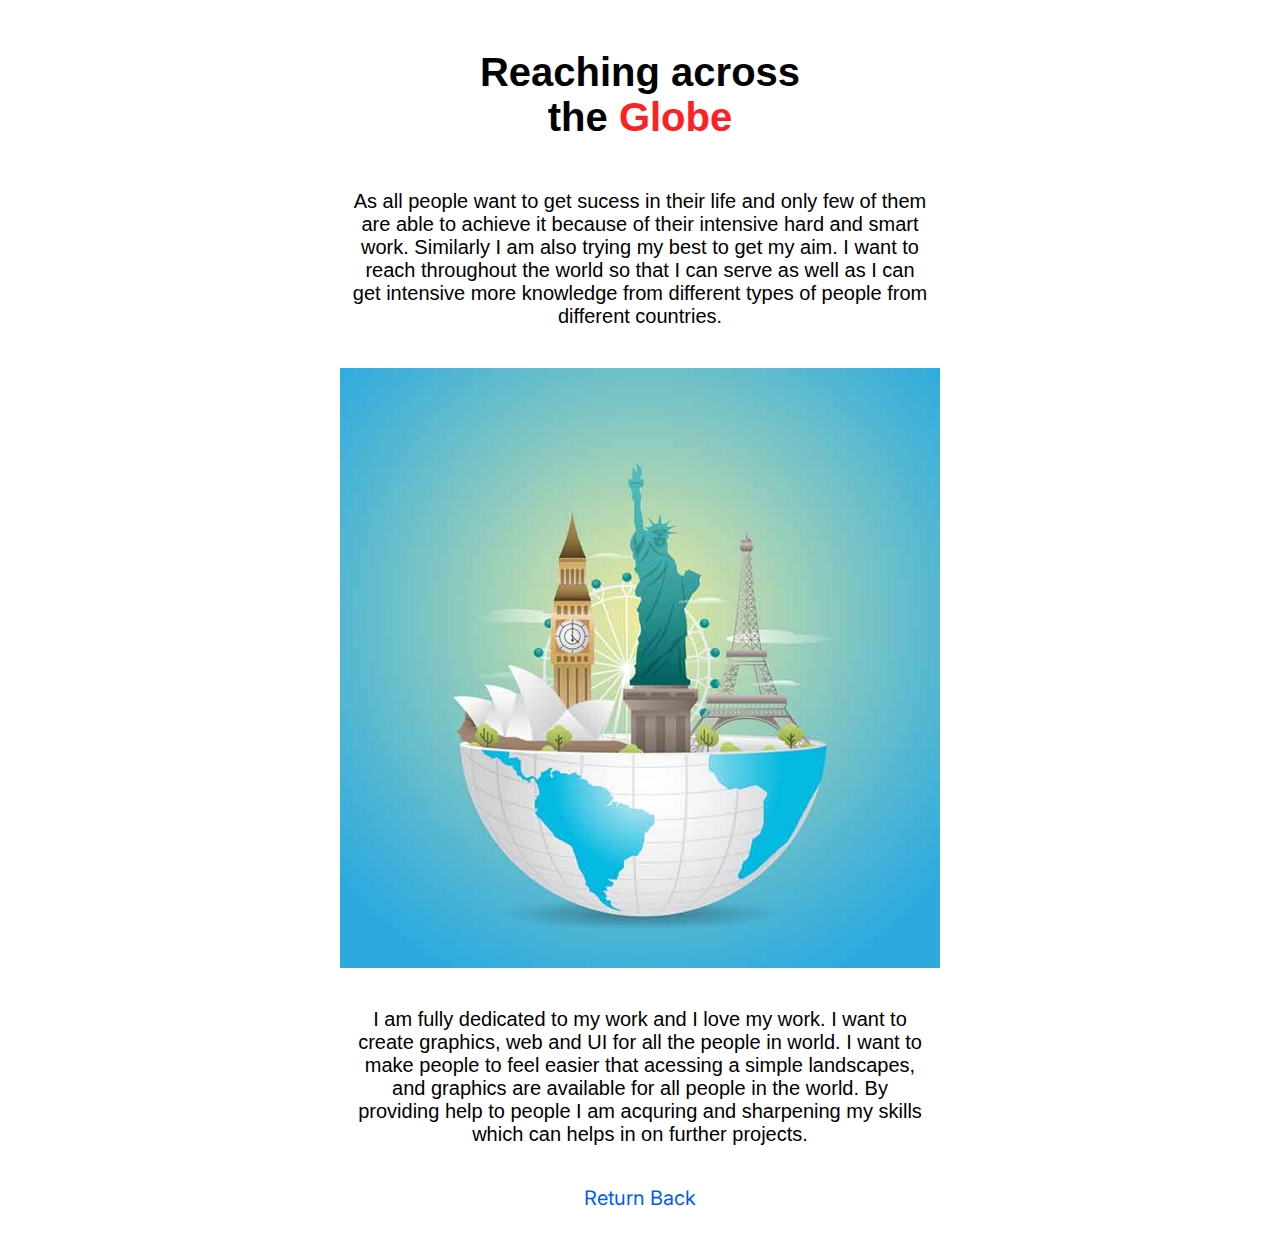
<file: card1.html>
<!DOCTYPE html>
<html lang="en">
<head>
    <meta charset="UTF-8">
    <meta http-equiv="X-UA-Compatible" content="IE=edge">
    <link rel="stylesheet" href="./css/card.css">
    <meta name="viewport" content="width=device-width, initial-scale=1.0">
    <title>Worldwide reach</title>
</head>
<body>
    <h1 class="title">Reaching across <br>the <span>Globe</span></h1>
    <p class="part1">As all people want to get sucess in their life and only few of them are able to achieve it because of their intensive hard and smart work. Similarly I am also trying my best to get my aim. I want to reach throughout the world so that I can serve as well as I can get intensive more knowledge from different types of people from different countries.</p>
    <div class="imgbox"><img src="./img/world-illustration.jpg" alt=""></div>

    <p class="part2">I am fully dedicated to my work and I love my work. I want to create graphics, web and UI for all the people in world. I want to make people to feel easier that acessing a simple landscapes, and graphics are available for all people in the world. By providing help to people I am acquring and sharpening my skills which can helps in on further projects.</p>
    <a href="./index2.html#infocards" class="back">Return Back</a>
</body>
</html>
</file>
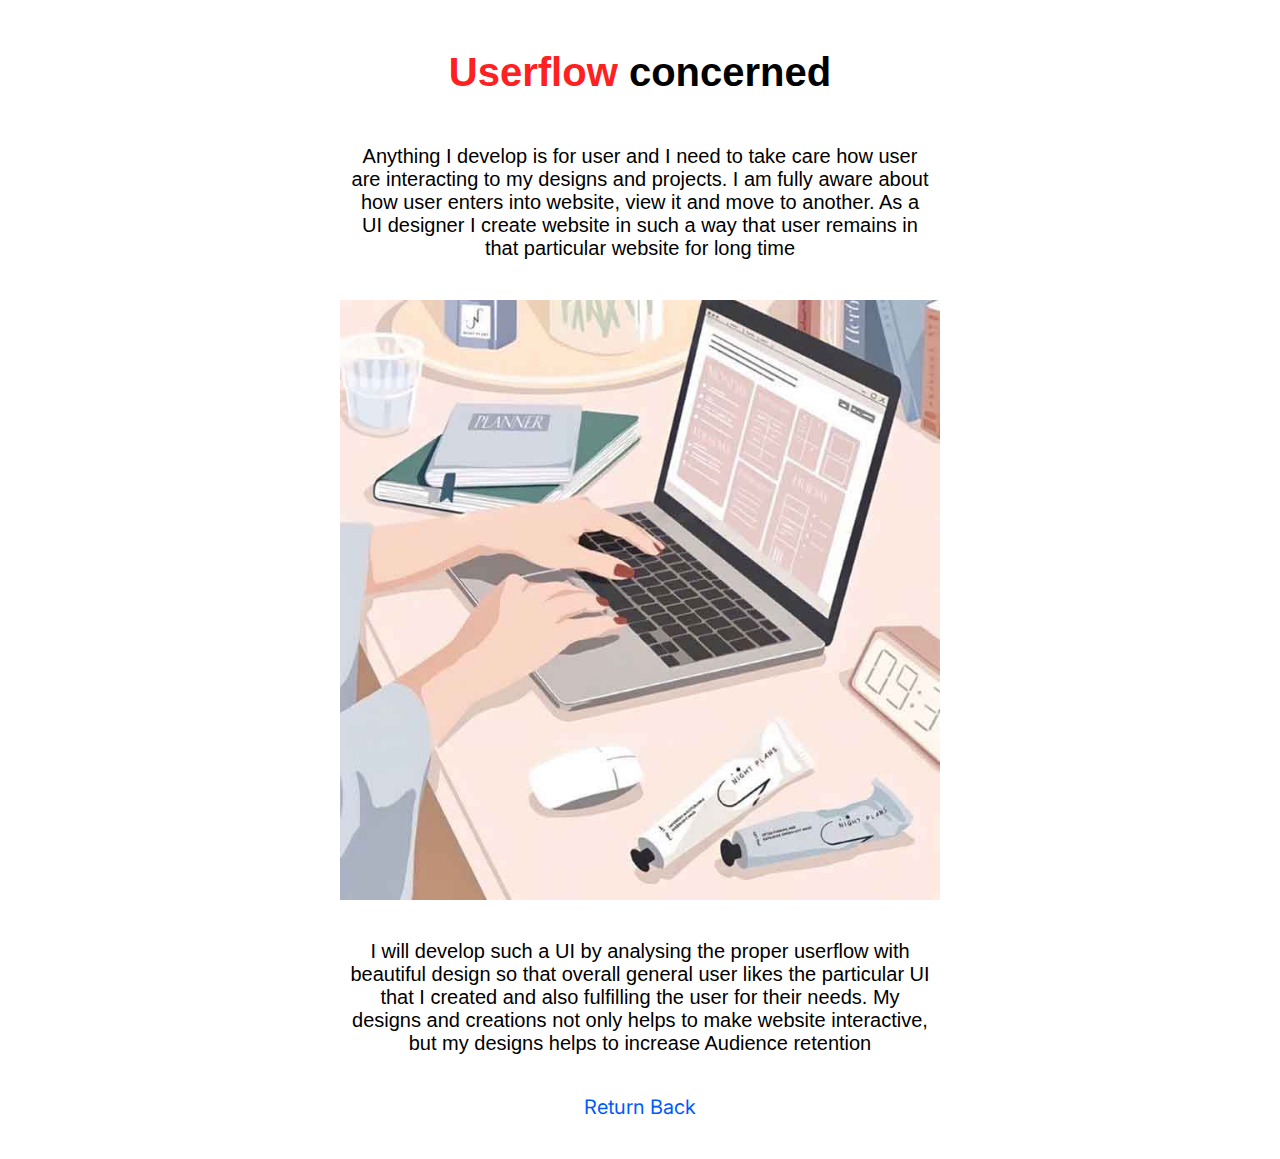
<file: card2.html>
<!DOCTYPE html>
<html lang="en">
<head>
    <meta charset="UTF-8">
    <meta http-equiv="X-UA-Compatible" content="IE=edge">
    <link rel="stylesheet" href="./css/card.css">
    <meta name="viewport" content="width=device-width, initial-scale=1.0">
    <title>Worldwide reach</title>
</head>
<body>
    <h1 class="title"><span>Userflow</span> concerned</h1>
    <p class="part1">Anything I develop is for user and I need to take care how user are interacting to my designs and projects. I am fully aware about how user enters into website, view it and move to another. As a UI designer I create website in such a way that user remains in that particular website for long time</p>
    <div class="imgbox"><img src="./img/./user-flow.jpg" alt=""></div>

    <p class="part2">I will develop such a UI by analysing the proper userflow with beautiful design so that overall general user likes the particular UI that I created and also fulfilling the user for their needs. My designs and creations not only helps to make website interactive, but my designs helps to increase Audience retention</p>
    <a href="./index2.html#infocards" class="back">Return Back</a>
</body>
</html>
</file>
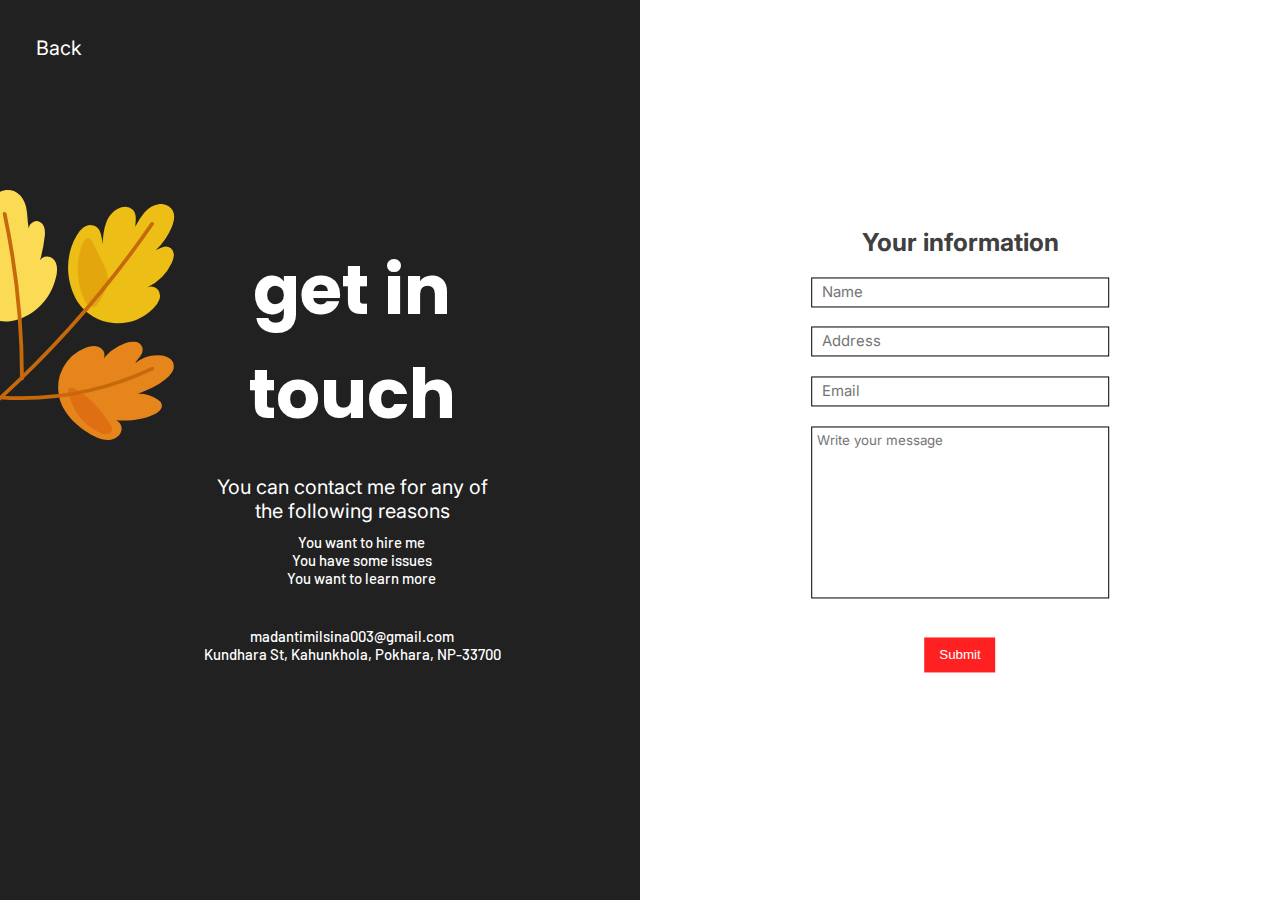
<file: contact.html>
<!DOCTYPE html>
<html lang="en">
<head>
    <meta charset="UTF-8">
    <meta http-equiv="X-UA-Compatible" content="IE=edge">
    <meta name="viewport" content="width=device-width, initial-scale=1.0">
    <link rel="stylesheet" href="./css/contact.css">
    <link rel="stylesheet" href="https://cdnjs.cloudflare.com/ajax/libs/font-awesome/6.2.0/css/all.min.css" integrity="sha512-xh6O/CkQoPOWDdYTDqeRdPCVd1SpvCA9XXcUnZS2FmJNp1coAFzvtCN9BmamE+4aHK8yyUHUSCcJHgXloTyT2A==" crossorigin="anonymous" referrerpolicy="no-referrer" />
    <title>Contact</title>
</head>
<body>
    <a href="./index2.html" class="back"><i class="fa-solid fa-circle-left"></i>Back</a>
    <img class="pngimg" src="./img/leaf.svg" alt="">
    
    <section class="contact">
        <div class="myinfo">
            <div class="info-items">
                <h1>get in touch</h1>
                <h3 class="oneh3">You can contact me for any of the following reasons</h3>
                <h3 class="twoh3">You can contact me for any reasons</h3>
                <ul>
                    <li>You want to hire me</li>
                    <li>You have some issues</li>
                    <li>You want to learn more</li>
                </ul>

                <p class="my-email">madantimilsina003@gmail.com</p>
                <p class="my-address">Kundhara St, Kahunkhola, Pokhara, NP-33700</p>
            </div>
    </div>
        <div class="con-form">
            <div class="formitems">
                <h1>Your information</h1>
                <input type="text" name="" id="" class="name" placeholder="Name">
                <input type="text" name="" id="" class="address" placeholder="Address">
                <input type="text" name="" id="" class= "email" placeholder="Email">
                <textarea name="" id="" cols="30" rows="10" placeholder="Write your message"></textarea>
                <button><a href="">Submit</a></button>
            </div>
    </div>
    </section>
</body>
</html>
</file>
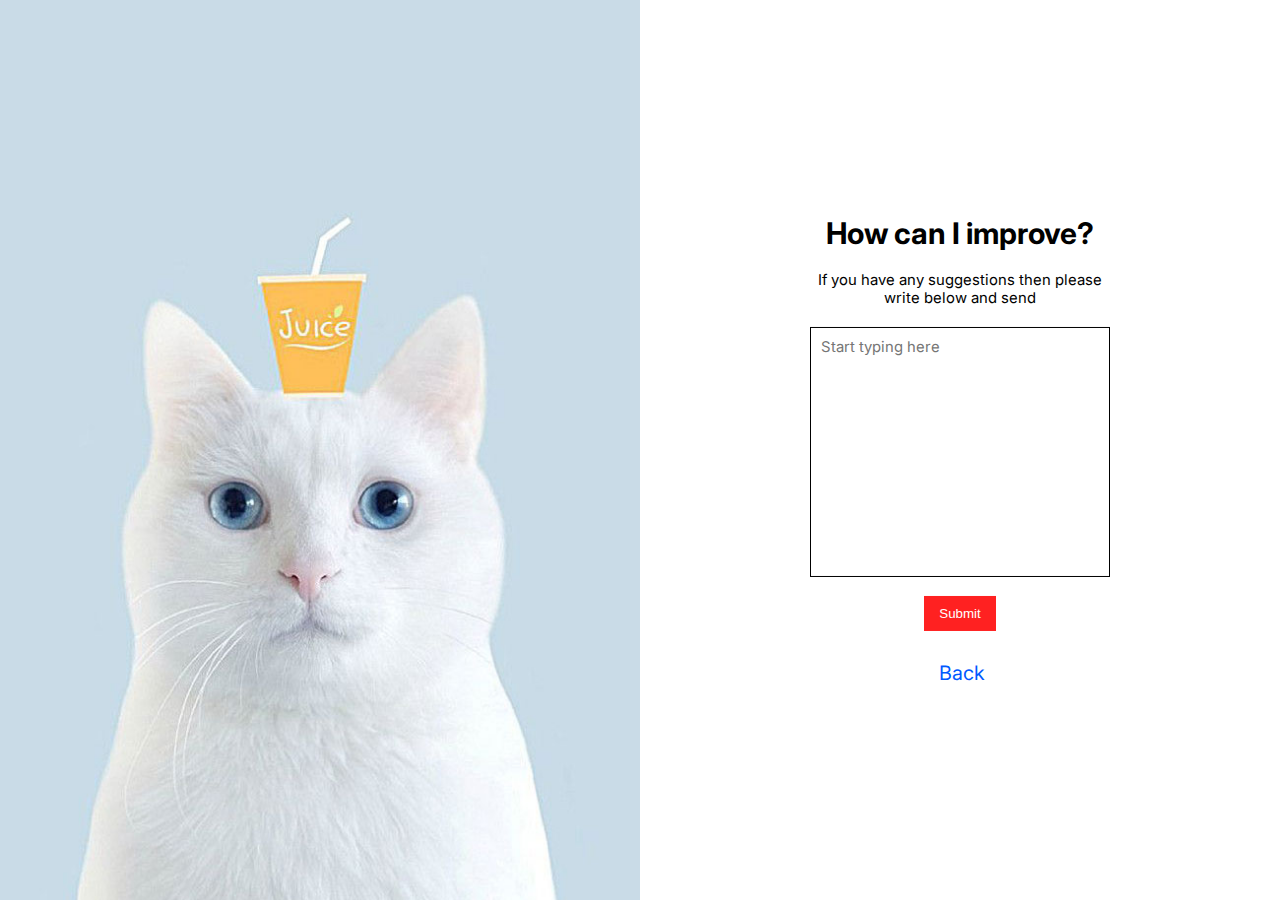
<file: feedback.html>
<!DOCTYPE html>
<html lang="en">
<head>
    <meta charset="UTF-8">
    <meta http-equiv="X-UA-Compatible" content="IE=edge">
    <meta name="viewport" content="width=device-width, initial-scale=1.0">
    <link rel="stylesheet" href="./css/feedback.css">
    <link rel="stylesheet" href="https://cdnjs.cloudflare.com/ajax/libs/font-awesome/6.1.2/css/all.min.css" integrity="sha512-1sCRPdkRXhBV2PBLUdRb4tMg1w2YPf37qatUFeS7zlBy7jJI8Lf4VHwWfZZfpXtYSLy85pkm9GaYVYMfw5BC1A==" crossorigin="anonymous" referrerpolicy="no-referrer" />
    <title>Document</title>
</head>
<body>
    <section class="feedwrap">
        <div class="imgbox">
            <img src="./img/feedback.jpg" alt="">
        </div>

        <div class="textbox">
            <div class="textitems">
                <h1>How can I improve?</h1>
                <p>If you have any suggestions then please write below and send</p>
                <textarea name="" id="" cols="30" rows="10" placeholder="Start typing here"></textarea>
                <button><a href="">Submit</a></button>
                <a href="./index2.html#footer" class="back"><i class="fa-solid fa-circle-left"></i>Back</a>
            </div>
        </div>
    </section>
</body>
</html>
</file>
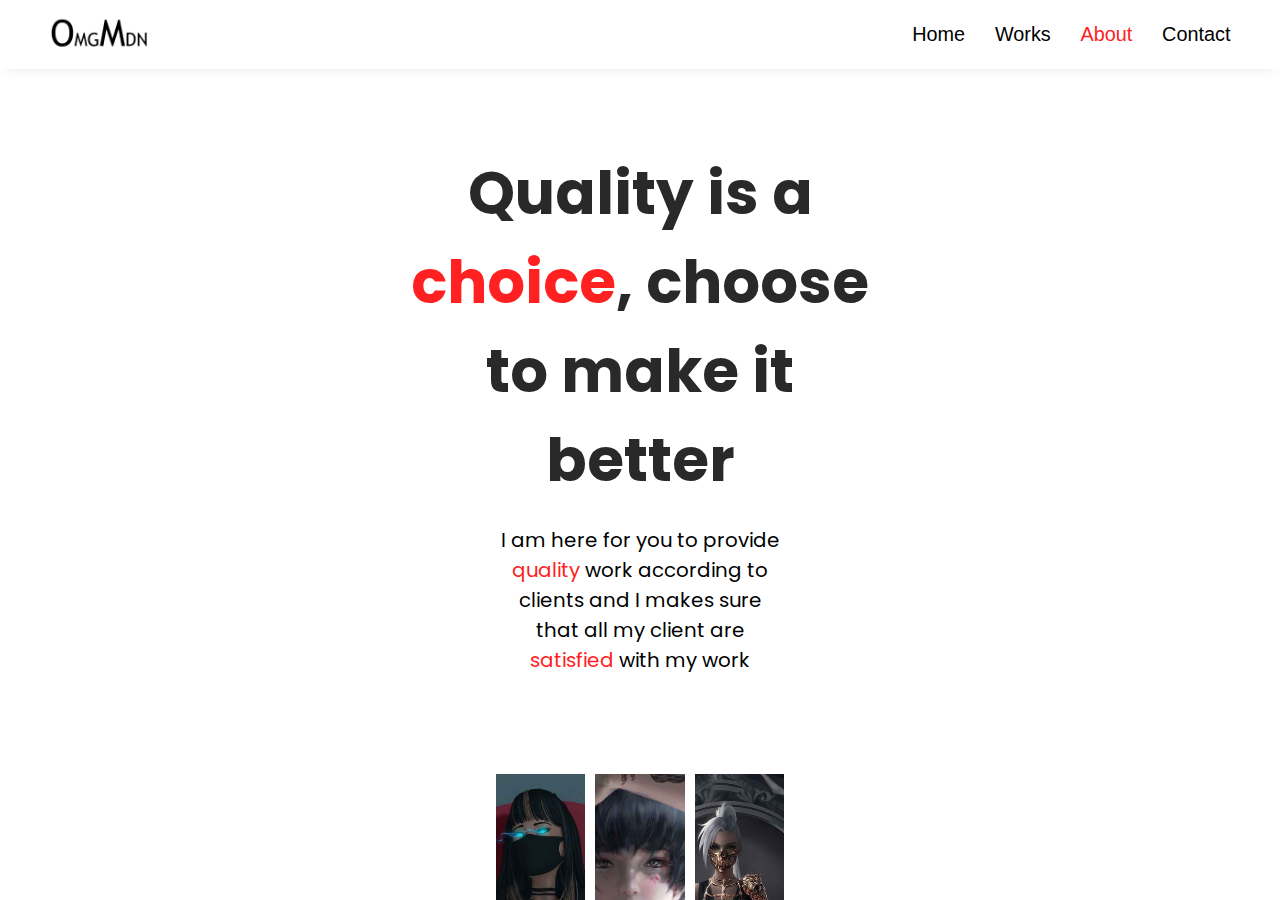
<file: Portfilio/about.html>
<!DOCTYPE html>
<html lang="en">
<head>
    <meta charset="UTF-8">
    <meta http-equiv="X-UA-Compatible" content="IE=edge">
    <meta name="viewport" content="width=device-width, initial-scale=1.0">
    <link rel="stylesheet" href="./css/about.css">
    <link rel="stylesheet" href="./css/footer.css">
    <link rel="stylesheet" href="https://cdnjs.cloudflare.com/ajax/libs/font-awesome/6.1.2/css/all.min.css" integrity="sha512-1sCRPdkRXhBV2PBLUdRb4tMg1w2YPf37qatUFeS7zlBy7jJI8Lf4VHwWfZZfpXtYSLy85pkm9GaYVYMfw5BC1A==" crossorigin="anonymous" referrerpolicy="no-referrer" />

    <title>About</title>
</head>
<body>
    <div class="whole">

        <nav class="navbar" id="top-part">
            <div class="logobox"><img class="logoimg" src="./img/logo.png" alt=""></div>
    
            <div class="navitems">
                <ul class="items">
                    <li class="item item1"><a href="./index.html">Home</a></li>
                    <li class="item item2"><a href="./index.html#wrapper">Works</a></li>
                    <li class="item item3"><a href="">About</a></li>
                    <li class="item item4"><a href="./contact.html">Contact</a></li>
                </ul>
            </div>
    
            <div class="hamburger">
                <i class="fa-solid fa-bars"></i>
                <i class="fa-solid fa-xmark"></i>
            </div>
    
        </nav>

        <!-- -----------------about section-------------------- -->

        <h1 class="bigtxt">Quality is a <span class="txtcolor color1">choice</span>, choose to make it better</h1>
        <p class="headpara">I am here for you to provide <span class="txtcolor">quality</span> work according to clients and I makes sure that all my client are <span class="txtcolor">satisfied</span> with my work</p>

        <div class="maingrid">
            <div class="grid-item gitem1"><img src="./img/gridimg1.jpg" alt=""></div>
            <div class="grid-item gitem2"><img src="./img/sword-on-girl-hand.jpg" alt=""></div>
            <div class="grid-item gitem3"><img src="./img/gridimg-last.jpg" alt=""></div>
            <div class="grid-item gitem4"><img src="./img/anime-girl.jpg" alt=""></div>
        </div>

        <h1 class="ourstory"><span class="txtcolor">Our</span> Story</h1>
        <p class="storypara">OmgMdn is founded by Madan Timilsina - the x creator of YouTube and moving forward for UI design for great flow of users. Before the birth of OmgMdn there was Mdn Zunors having 1.8k subscribers and 120k views on YouTube which was created on  Nov 2, 2018. OmgMdn was first started from Adobe Illustrator then Adobe Photoshop, and now in Adobe XD and Figma along with HTML CSS and JavaScript. At begining pf learning Me Madan Timilsina will use all my power from illustrator, photoshop, XD, Figma, HTML, CSS and JavaScript to satisfy customers</p>

        <h1 class="value"><span class="txtcolor">My</span> Values</h1>

        <section class="lastpart">


            <div class="lastimgbox">
                <img src="./img/ballons.svg" alt="">
            </div>
            <div class="columnboxs">

                <div class="column c1">
                    <div class="col-imgbox"><img src="./img/satisfaction.jpg" alt=""></div>
                    <div class="col-textbox">
                        <h1>Satisfaction</h1>
                        <p>We provide you support without any kind of t selfish and greed</p>
                    </div>
                </div>

                <div class="column c2">
                    <div class="col-imgbox"><img src="./img/communication.jpg" alt=""></div>
                    <div class="col-textbox">
                        <h1>Communication</h1>
                        <p>We have provided customer support and if you h inquires then directly you contact me</p>
                    </div>
                </div>

                <div class="column c3">
                    <div class="col-imgbox"><img src="./img/deliver.jpg" alt=""></div>
                    <div class="col-textbox">
                        <h1>Deliver result</h1>
                        <p>Our products have great output level and our result will provide best customer satisfaction</p>
                    </div>
                </div>
        </div>
        </section>

        <footer id="footer">
            <h2>Follow us : </h2>
            <a href="https://www.instagram.com/omgmdn3/" target="_blank"><i class="fa-brands fa-instagram"></i></a>
            <a href="https://www.facebook.com/Mdnzunors" target="_blank"><i class="fa-brands fa-facebook"></i></a>
            <a href="https://twitter.com/madantimilsina5" target="_blank"><i class="fa-brands fa-twitter"></i></a>
            <hr class="topline">
    
            <div class="footerwrap">
                <div class="fabout">
                    <h1>About us</h1>
                    <p>Omgmdn is created and runned by Madan Timilsina with aim of providing Quality and clean design. As UI and graphics designer I know how to design websites and create those website pratically too. With further looking for experinces and knowledge I can help anyone to design as well as create websites.</p>
                </div>
    
                <div class="finfo">
                    <h1>Information</h1>
                        <li><a href="https://www.youtube.com/channel/UCfsJBzws-_3wiridG7fiNTw/about" target="_blank">Youtube </a></li>
                        <li><a href="">More info</a></li>
                        <li><a href="https://omgmdn01.blogspot.com/" target="_blank">Blog</a></li>
                </div>
    
                <div class="fsupport">
                    <h1>Support</h1>
                    <li><a href="./feedback.html">Feedback</a></li>
                    <li><a href="./contact.html">Contact</a></li>
                    <li><a href="./index.html#wrapper">Services</a></li>
                </div>
            </div>
    
            <hr class="bottomline">
    
            <p class="copyright">© Omgmdn all right reserved</p>
    
        </footer>



    </div>
    <script src="./javascript/script.js"></script>


</body>
</html>
</file>
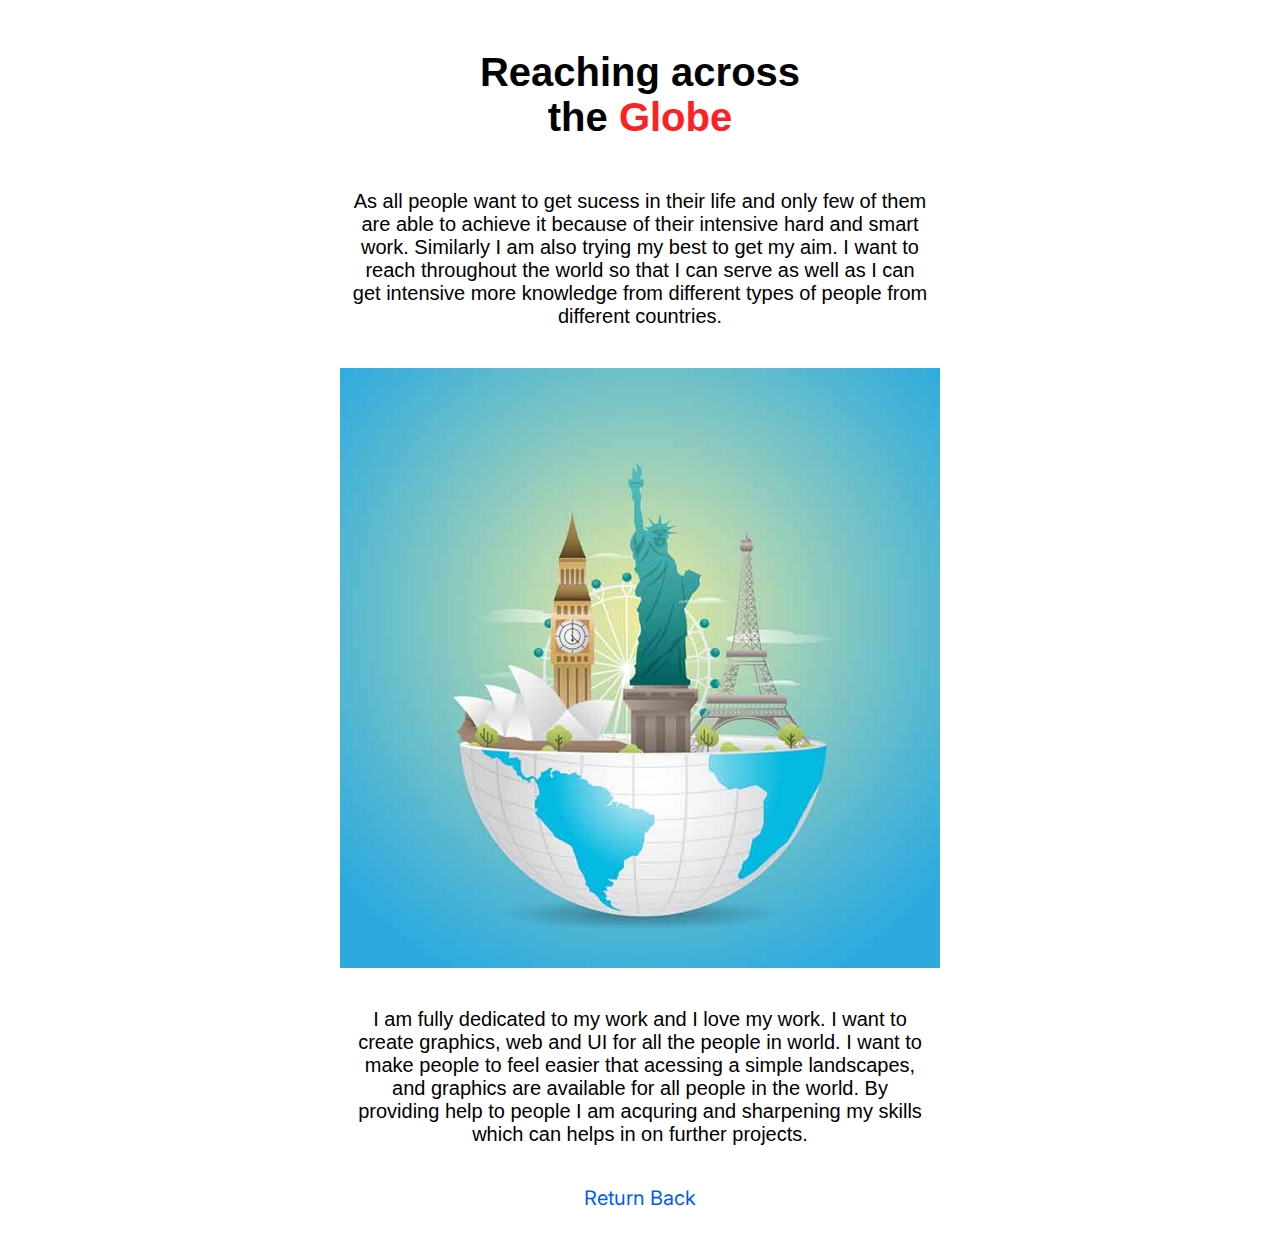
<file: Portfilio/card1.html>
<!DOCTYPE html>
<html lang="en">
<head>
    <meta charset="UTF-8">
    <meta http-equiv="X-UA-Compatible" content="IE=edge">
    <link rel="stylesheet" href="./css/card.css">
    <meta name="viewport" content="width=device-width, initial-scale=1.0">
    <title>Worldwide reach</title>
</head>
<body>
    <h1 class="title">Reaching across <br>the <span>Globe</span></h1>
    <p class="part1">As all people want to get sucess in their life and only few of them are able to achieve it because of their intensive hard and smart work. Similarly I am also trying my best to get my aim. I want to reach throughout the world so that I can serve as well as I can get intensive more knowledge from different types of people from different countries.</p>
    <div class="imgbox"><img src="./img/world-illustration.jpg" alt=""></div>

    <p class="part2">I am fully dedicated to my work and I love my work. I want to create graphics, web and UI for all the people in world. I want to make people to feel easier that acessing a simple landscapes, and graphics are available for all people in the world. By providing help to people I am acquring and sharpening my skills which can helps in on further projects.</p>
    <a href="./index.html#infocards" class="back">Return Back</a>
</body>
</html>
</file>
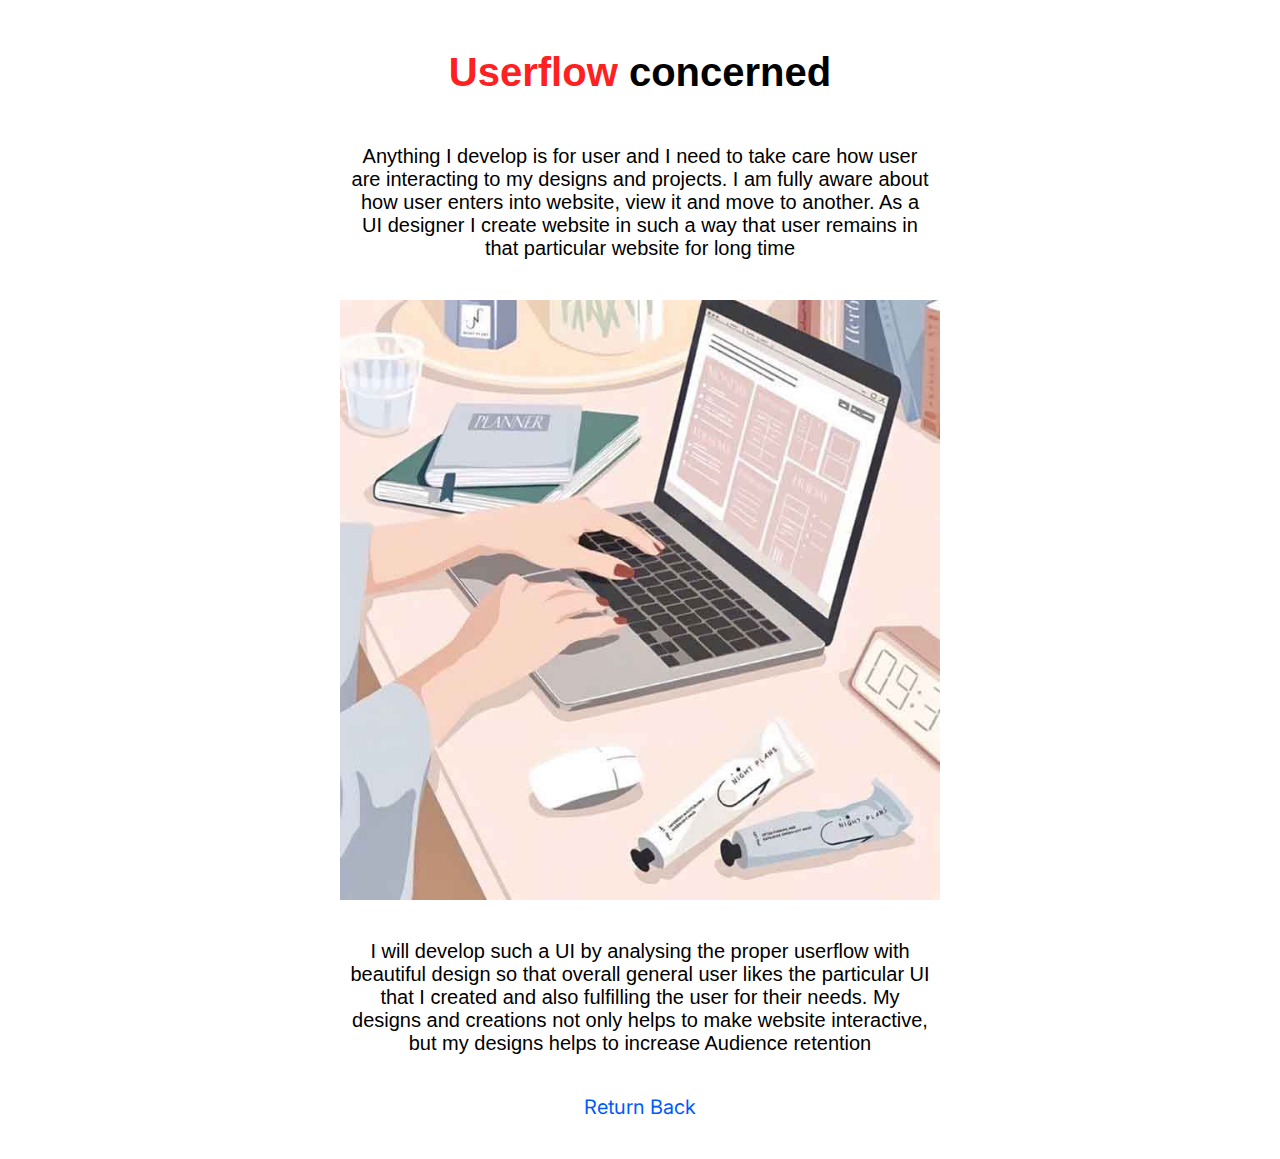
<file: Portfilio/card2.html>
<!DOCTYPE html>
<html lang="en">
<head>
    <meta charset="UTF-8">
    <meta http-equiv="X-UA-Compatible" content="IE=edge">
    <link rel="stylesheet" href="./css/card.css">
    <meta name="viewport" content="width=device-width, initial-scale=1.0">
    <title>Userflow concerned</title>
</head>
<body>
    <h1 class="title"><span>Userflow</span> concerned</h1>
    <p class="part1">Anything I develop is for user and I need to take care how user are interacting to my designs and projects. I am fully aware about how user enters into website, view it and move to another. As a UI designer I create website in such a way that user remains in that particular website for long time</p>
    <div class="imgbox"><img src="./img/./user-flow.jpg" alt=""></div>

    <p class="part2">I will develop such a UI by analysing the proper userflow with beautiful design so that overall general user likes the particular UI that I created and also fulfilling the user for their needs. My designs and creations not only helps to make website interactive, but my designs helps to increase Audience retention</p>
    <a href="./index.html#infocards" class="back">Return Back</a>
</body>
</html>
</file>
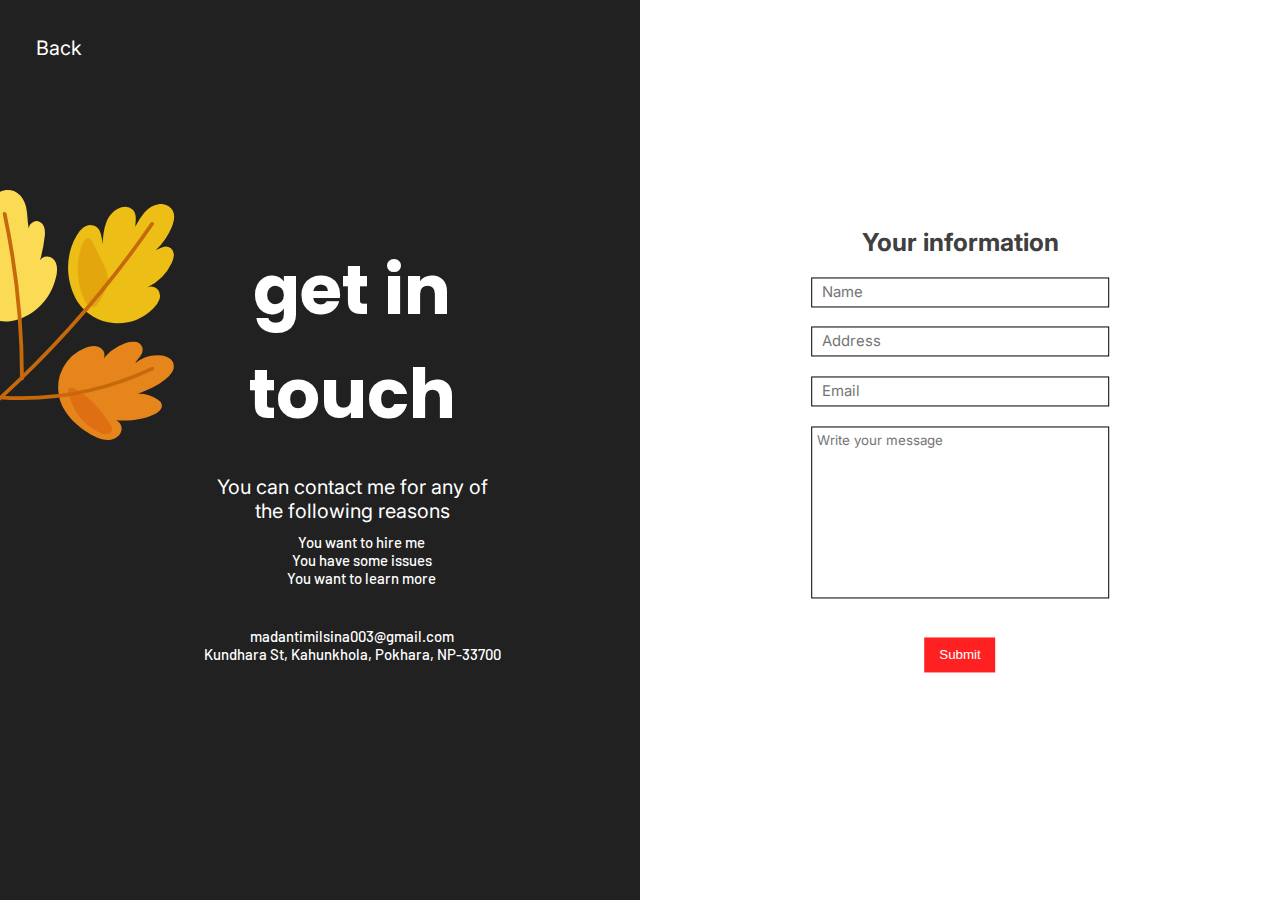
<file: Portfilio/contact.html>
<!DOCTYPE html>
<html lang="en">
<head>
    <meta charset="UTF-8">
    <meta http-equiv="X-UA-Compatible" content="IE=edge">
    <meta name="viewport" content="width=device-width, initial-scale=1.0">
    <link rel="stylesheet" href="./css/contact.css">
    <link rel="stylesheet" href="https://cdnjs.cloudflare.com/ajax/libs/font-awesome/6.2.0/css/all.min.css" integrity="sha512-xh6O/CkQoPOWDdYTDqeRdPCVd1SpvCA9XXcUnZS2FmJNp1coAFzvtCN9BmamE+4aHK8yyUHUSCcJHgXloTyT2A==" crossorigin="anonymous" referrerpolicy="no-referrer" />
    <title>Contact</title>
</head>
<body>
    <a href="./index.html" class="back"><i class="fa-solid fa-circle-left"></i>Back</a>
    <img class="pngimg" src="./img/leaf.svg" alt="">
    
    <section class="contact">
        <div class="myinfo">
            <div class="info-items">
                <h1>get in touch</h1>
                <h3 class="oneh3">You can contact me for any of the following reasons</h3>
                <h3 class="twoh3">You can contact me for any reasons</h3>
                <ul>
                    <li>You want to hire me</li>
                    <li>You have some issues</li>
                    <li>You want to learn more</li>
                </ul>

                <p class="my-email">madantimilsina003@gmail.com</p>
                <p class="my-address">Kundhara St, Kahunkhola, Pokhara, NP-33700</p>
            </div>
    </div>
        <div class="con-form">
            <div class="formitems">
                <h1>Your information</h1>
                <input type="text" name="" id="" class="name" placeholder="Name">
                <input type="text" name="" id="" class="address" placeholder="Address">
                <input type="text" name="" id="" class= "email" placeholder="Email">
                <textarea name="" id="" cols="30" rows="10" placeholder="Write your message"></textarea>
                <button><a href="">Submit</a></button>
            </div>
    </div>
    </section>
</body>
</html>
</file>
<file: css/style2.css>
@import url('https://fonts.googleapis.com/css2?family=Inter:wght@300;400;500&display=swap');

*{
    margin: 0;
    padding: 0;
    box-sizing: border-box;
}

html{
    font-size: 62.5%;
    font-family: sans-serif;
    scroll-behavior: smooth;
    
}

.whole{
    width: 100%;
    overflow-x: hidden;
}










.navbar{
    width: 100vw;
    display: flex;
    justify-content: space-between;
    padding: 0 2rem;
    height: 7rem;
    background: white;
    align-items: center;
    z-index: 5;
    transition: all 0.8s;
}

.navbar:hover{
    box-shadow: 0px 9px 8px -7px #98989827;
}

.logobox{
    height: 4rem;
}

.logoimg{
    height: 100%;
    width: 100%;
}

.items{
    display: flex;
    list-style: none;
    gap: 3rem;
    font-size: 1.8rem;
}

.items a{
    text-decoration: none;
    color: black;
}

.item1 a{
    color: #FF2121;
    font-weight: 500;
}

.hamburger{
    display: none;
    z-index: 2;
}

.fa-solid{
    font-size: 2.5rem;
}

.hamburger .fa-xmark{
    display: none;
}


/* ---------------------------------------------- */
/* BODY 1------------------------------------------ */
/* ................................................ */



.mainbody{
    min-height: calc(100vh - 7rem);
    width: 100vw;
    display: flex;
    justify-content: space-between;
    align-items: center;
    flex-direction: row-reverse;
    position: relative;
}

.imgbox{
    width: 40rem;
    /* border: 2px solid red; */
    margin-top: 3rem;
}

.imgbox img{
    width: 100%;
    height: 100%;
    object-fit: contain;
}

.imgbox-m{
    width: 900px;
    height: 100%;
    display: none;
}

.imgbox-m img{
    height: 100%;
    width: 100%;
    object-fit: contain;
}


.textbox{
    max-width: 60rem;
    padding-left: 6rem;
}

.textbox h1{
    font-size: 4rem;
    margin-bottom: 1rem;
}

.textbox h2{
    font-size: 2.5rem;
    margin-bottom: 1rem;
    font-family: 'Inter', sans-serif;
    font-weight: 500;
}

.textbox p{
    font-size: 1.6rem;
    font-family: 'Inter', sans-serif;

}

.btn{
    margin-top: 8rem;
    padding: 1rem 2rem;
    background-color: #FF5151;
    border: none;
}

.btn a{
    text-decoration: none;
    color: white;
    font-size: 1.8rem;
}

.polygon{
    position: absolute;
    width: 10rem;
    height: 10rem;
    top: 15%;
    left: 10%;
}

/* ---------------------------------------------- */
/* CIRCLE ONE IS USED TO MAKE LEFT SIDE SPACE ------------ */
/* .................................................. */


.circle2{
    position: absolute;
    width: 5rem;
    height: 5rem;
    top: 15%;
    left: 45%;
    z-index: -2;
}
.infinity{
    position: absolute;
    width: 38rem;
    height: 38rem;
    top: 30%;
    left: 55%;
    z-index: -2;
}


/* ---------------------------------------------- */
/* Banners ------------ */
/* .................................................. */




.container{
    padding: 0 3rem;
}

.owlmdn{
    margin: 10rem auto;
    width: 500px;
    height: 500px;
    /* border: 2px solid red; */
}

.owlmdn img{
    height: 100%;
    width: 100%;
    object-fit: contain;
    object-position: center;
}

.back{
    text-align: right;
    margin: 4rem 8rem;
}

.fa-circle-up{
    font-size: 2.2rem;
    color: rgb(0, 89, 255);
}

.back-top{
    font-size: 2rem;
    text-decoration: none;
    margin-right: 1rem;
    color: rgb(0, 89, 255);
}












@media screen and (max-width:319px){
    html{
        font-size: 52%;
    }
    .navbar{
        padding: 2.8rem;
        position: relative;
        height: 7rem;
    }

    .hamburger{
        display: block;
    }

    .navitems{
        display: flex;
        background-color: aquamarine;
        height: 100vh;
        width: 100%;
        position: absolute;
        top: 0;
        right: 0;
        justify-content: center;
        align-items: center;
        transition: all linear 0.3s;
        transform: translateX(100%);
        opacity: 0;
        visibility: hidden;
        pointer-events: none;
    }
    .active .navitems{
        transform: translateX(0);
        opacity: 1;
        visibility: visible;
        pointer-events: auto;
    }
    
    .navitems .items{
        flex-direction: column;
        justify-content: center;
        align-items: center;
    }

    .active .hamburger .fa-xmark{
        display: block;
    }

    .active .hamburger .fa-bars{
        display: none;
    }


    /* ----------------------body1 ---------- */



    .imgbox{
        display: none;
    }

    .imgbox-m{
        display: block;
        height: 30rem;
        width: 30rem;
    }

    .mainbody{
        flex-direction: column;
        gap: 1rem;
        padding-top: 1rem;
        padding-bottom: 7.5rem;

    }

    .textbox{
        padding: 0 1rem;
        text-align: center;
    }

    .textbox h1{
        font-size: 3rem;
    }

    .textbox p{
        font-family: 'Inter', sans-serif;
        font-weight: 500;
    }

    .btn{
        margin-top: 4rem;
    }

    .polygon{
        display: none;
    }
    .circle2{
        display: none;
    }
    .circle1{
        display: none;
    }

    .infinity{
        display: none;
    }

    .owlmdn{
        width: 300px;
        height: 300px;
    }

    .back{
        text-align: center;
        margin: 4rem 0;
        padding: 0;
    }

    .back-top{
        margin-right: 0.5rem;
    }



    

}


@media screen and (min-width:320px){
    html{
        font-size: 52%;
    }

    .mainbody{
        padding-bottom: 2rem;
    }

    .navbar{
        padding: 2.8rem;
        position: relative;

    }
    .navitems{
        display: none;
    }

    .hamburger{
        display: block;
    }

    .navitems{
        display: flex;
        background-color: aquamarine;
        height: 100vh;
        width: 100%;
        position: absolute;
        top: 0;
        right: 0;
        justify-content: center;
        align-items: center;
        transition: all linear 0.3s;
        transform: translateX(100%);
        opacity: 0;
        visibility: hidden;
        pointer-events: none;
    }
    .active .navitems{
        transform: translateX(0);
        opacity: 1;
        visibility: visible;
        pointer-events: auto;
    }
    
    .navitems .items{
        flex-direction: column;
        justify-content: center;
        align-items: center;
    }

    .active .hamburger .fa-xmark{
        display: block;
    }

    .active .hamburger .fa-bars{
        display: none;
    }

    /* --------body---------------------- */


    .mainbody{
        flex-direction: column;
        gap: 1rem;
        padding-top: 1rem;
        padding-bottom: 7.5rem;

    }

    .imgbox{
        display: none;
    }

    .imgbox-m{
        display: block;
        height: 30rem;
        width: 30rem;
    }


    .textbox{
        padding: 0 1rem;
        text-align: center;
    }

    .textbox h1{
        font-size: 3rem;
    }


    .textbox p{
        font-family: 'Inter', sans-serif;
        font-weight: 500;
    }

    .btn{
        margin-top: 4rem;
    }

    .polygon{
        display: none;
    }
    .circle2{
        display: none;
    }
    .circle1{
        display: none;
    }

    .infinity{
        display: none;
    }

    .owlmdn{
        width: 300px;
        height: 300px;
    }


    .back{
        text-align: center;
        margin: 4rem 0;
        padding: 0;
    }

    .back-top{
        margin-right: 0.5rem;
    }


}


@media screen and (min-width:481px){
    html{
        font-size: 55%;
    }

    .navitems{
        width: 70%;
    }
}


@media screen and (min-width:600px){

    .navbar{
        position: static;
        padding: 3rem;
    }

    .navitems{
        display: block;
        height: auto;
        width: auto;
        position: static;
        transform: none;
        opacity: 1;
        visibility: visible;
        pointer-events: auto;
        background-color: transparent;
    }

    .navitems .items{
        flex-direction: row;
        justify-content: center;
        align-items: center;
    }

    .hamburger{
        display: none;
    }

    /* ----------body 1 --------------- */

    .mainbody{
        flex-direction: row-reverse;
    }
    .imgbox{
        display: block;
        width: 65rem;
    }

    .imgbox-m{
        display: none;
    }

    .textbox{
        text-align: left;
        padding: 0;
        padding-left: 3rem;
    }

    .textbox p{
        font-family: 'Inter', sans-serif;
        font-weight: 400;
    }

    .polygon{
        top: 10%;
        display: block;
        width: 5rem;
        height: 5rem;
    }
    .circle2{
        display: block;
    }
    .circle1{
        display: block;
    }

    .infinity{
        top: 25%;
        display: block;
        height: 18rem;
        width: 18rem;
        left: 60%;
    }

    .owlmdn{
        width: 340px;
        height: 340px;
    }

    .back{
        margin: 4rem 4rem;
        text-align: right;
    }


}


@media screen and (min-width:769px){
    html{
        font-size: 58%;
    }

    .navbar{
        padding: 0 5rem;
    }

/* ----------body 1 --------------- */

.mainbody{
    align-items: center;
}

.imgbox{
    width: 65rem;
}

.polygon{
    top: 15%;
}

.infinity{
    left: 58%;
}

.owlmdn{
    width: 380px;
    height: 380px;
}



}


@media screen and (min-width:946px){
    html{
        font-size: 60%;
    }

    .items{
        font-size: 2rem;
    }

    /* ----------body 1 --------------- */

    .imgbox{
        max-width: 35rem;
    }

    .infinity{
        left: 60%;
        width: 20rem;
        height: 20rem;
        top: 35%;
    }

    .circle2{
        width: 12rem;
        height: 12rem;
    }

    .owlmdn{
        width: 400px;
        height: 400px;
    }

    .back{
        margin: 4rem 6rem;
    }

}


@media screen and (min-width:1100px){

    /* -----------body 1 ------------ */

    .imgbox{
        max-width:40.5rem;
    }

    .mainbody{
        padding: 0 2rem;

    }

    .infinity{
        left: 58%;
        width: 25rem;
        height: 25rem;
        top: 28%;
    }

    .circle2{
        width: 12rem;
        height: 12rem;
        left: 40%;
    }
    
    .circle1{
        width: 0rem;
        height: 0rem;

    }

    .owlmdn{
        width: 500px;
        height: 500px;
    }

    .back{
        margin: 4rem 9rem;
    }

}




/* Phones having less width but great height */

@media screen and (max-width: 450px) and (min-height: 780px){
    .imgbox-m{
        height: 45rem;
        width: 45rem;
        padding-top: 5rem;
    }
    
    .mainbody{
        gap: 12rem;

    }
}



/* For devices like ipad */

@media screen and (min-width:800px) and (min-height:900px){
    .mainbody{
        min-height: auto;
    }
}
</file>
<file: css/banner.css>
@import url('https://fonts.googleapis.com/css2?family=Barlow&family=Inter:wght@300;400;500&display=swap');
*{
    padding: 0;
    margin: 0;
    box-sizing: border-box;
}

html{
    font-size: 62.5%;
    scroll-behavior: smooth;
}


.container{
    margin-top: 5rem;
}
.row{
    display: flex;
    height: 30rem;
    overflow-y: hidden;
}

.row2{
    flex-direction: row-reverse;

}

.b-imgbox, .b-textbox{
    width: 100%;
    height: 100%;
}

.b-textbox1{
    background-color: #EEF3F4;
}

.b-textbox2{
    background-color: #A67744;
    color: white;

}



.b-textbox2 p{
    color: rgba(255, 255, 255, 0.856);
}

.b-imgbox img{
    height: 100%;
    width: 100%;
    object-fit: cover;
}

.b-textbox h1, .b-textbox p, .b-textbox .bannerbtn{

    margin-top: 3rem;
    margin-left: 10rem;
}


.b-textbox h1{
    font-size: 3rem;
    font-family: 'Barlow', sans-serif;

}

.textblack{
    color: rgb(44, 44, 44);
}

.b-textbox p{
    font-size: 1.6rem;
    margin-bottom: 6rem;
    font-family: 'Barlow', sans-serif;
    font-weight: 400;
}

.bannerbtn{
    font-size: 1.3rem;
    border: 2px solid black;
    padding: 1rem 1.5rem;
    color: black;
    text-decoration: none;
    transition: all 0.5s;
    font-family: sans-serif;
}

.bannerbtn2{
    border: 2px solid white;
    color: white;
}

.bannerbtn1:hover{
    background-color: white;
}
.bannerbtn2:hover{
    background-color: white;
    color: black;
}


@media screen and (max-width:319px){
    html{
        font-size: 52%;
    }

    .row{
        display: block;
        height: auto;
        margin-bottom: 2rem;
        text-align: center;
        /* box-shadow: 0px 0px 8px 0px rgba(153, 153, 153, 0.247); */
    }


    .b-textbox{
        padding: 2rem;
    }

    .b-textbox h1, .b-textbox p, .b-textbox .bannerbtn{
        margin: auto;
    }

    .b-textbox p{
        margin-bottom: 3rem;
        text-align: center;
    }

    .bannerbtn{
        display: block;
        width: 8rem;
        text-align: center;
    }

    .b-textbox h1{
        margin-bottom: 2rem;
    }

    .b-imgbox{
        height: 20rem;
    }

    .b-imgbox img{
        height: 100%;
    }
}


@media screen and (min-width:320px){
    html{
        font-size: 52%;
    }

    .row{
        display: block;
        height: auto;
        margin-bottom: 2rem;
        text-align: center;
        box-shadow: 0px 0px 8px 0px rgb(153, 153, 153);
    }

    .row2{
        margin-top: 5rem;
    }


    .b-textbox{
        padding: 2rem;
    }

    .b-textbox h1, .b-textbox p, .b-textbox .bannerbtn{
        margin: auto;
    }

    .b-textbox p{
        margin-bottom: 3rem;
    }

    .bannerbtn{
        display: block;
        width: 8rem;
        text-align: center;
    }

    .b-textbox h1{
        margin-bottom: 2rem;
    }

    .b-imgbox{
        height: 20rem;
    }

    .b-imgbox img{
        height: 100%;
    }

}
@media screen and (min-width:481px){
    html{
        font-size: 55%;
    }

    .b-textbox .bannerbtn{
        margin-top: 8rem;
        margin-bottom: 2rem;
    }
}
@media screen and (min-width:600px){
    .row{
        display: flex;
        height: 35rem;
        text-align: left;
    }

    .row1{
        margin-bottom:0;
    }

    .b-textbox, .b-imgbox{
        width: 50%;
        height: 100%;
    }

    .b-textbox{
        text-align: left;
    }

    .b-textbox .bannerbtn{
        margin: 0;
        margin-top: 5rem;
    }



}
@media screen and (min-width:769px){
    html{
        font-size: 58%;
    }

    .row{
        height: 30rem;
    }
}
@media screen and (min-width:946px){
    html{
        font-size: 60%;
    }
}
@media screen and (min-width:1100px){
    html{
        font-size: 62.5%;
    }

    .row{
        height: 40rem;
    }

    .row{
        box-shadow: 0px 0px 8px 0px rgba(125, 125, 125, 0.416);
    }

    .b-textbox h1{
        font-size: 4rem;
        margin-top: 2rem;
    }

    .b-textbox p{
        font-size: 2rem;
        margin-bottom: 8rem;
    }


}
</file>
<file: css/hovercard.css>
*{
    margin: 0;
    padding: 0;
    box-sizing: border-box;
}

html{
    font-size: 62.5%;
    scroll-behavior: smooth;
}

.hover{
    margin-top: 10rem;
}

.subtitles{
    display: flex;
    list-style: none;
    gap: 3rem;
    justify-content: center;
    margin-bottom: 10rem;
}

.subtitles a{
    font-size: 2rem;
    text-decoration: none;
}

.s-one{
    color: #FF5151;
}


.wrapper, .wrapper2{
    display: flex;
    justify-content: space-between;
    padding: 0 6rem;
    /* border: 2px solid red; */
    height: 350px;
    overflow-y: hidden;
}

.wrapper{
    margin-bottom: 2rem;
}



.card{
    width: 100%;
    position: relative;
    margin: 0 1rem;
}

.citem{
    height: 100%;
    /* border: 2px solid red; */
}

.cimgbox{
    width: 100%;
    height: 100%;
    /* border: 2px solid green; */
}

.cimgbox img{
    height: 100%;
    width: 100%;
    object-fit: cover;
    object-position: center;
    filter: brightness(50%);
}

.citem .ctitle{
    font-size: 3.5rem;
    font-family: sans-serif;
    color: white;
    position: absolute;
    top: 46%;
    left: 50%;
    transform: translate(-50%,-50%);
    transition: all 0.4s;
}


.citem .cpara{
    font-size: 1.8rem;
    font-family: sans-serif;
    color: white;
    position: absolute;
    top: 50%;
    left: 50%;
    transform: translate(-50%,50%);
    transition: all 0.4s;

}

.citem .paraactive{
    font-size: 1.5rem;
    font-family: sans-serif;
    color: white;
    position: absolute;
    text-align: center;
    top: 42%;
    left: 50%;
    transform: translate(-50%,-50%);
    opacity: 0;
    transition: all 0.6s;
}


.activebtn{
    position: absolute;
    top: 78%;
    left: 50%;
    transform: translate(-50%,-50%);
    padding: 1rem 1.5rem;
    background-color: #FB4F4F;
    border: none;
    transition: all 0.8s;
    opacity: 0;
}

.activebtn a{
    color: white;
    text-decoration: none;
    font-size: 1.4rem;
}

.card:hover .ctitle{
    font-size: 3.5rem;
    top: 12%;
}

.card:hover .cpara{
    opacity: 0;
}

.card:hover .paraactive{
    opacity: 1;
}

.card:hover .activebtn{
    opacity: 1;
}

.activebtn:hover{
    background-color: blueviolet;
}

@media screen and (max-width:319px){
    html{
        font-size: 52%;
    }

    .subtitles{
        gap: 1.5rem;
    }

    .subtitles a{
        font-size: 1.5rem;
    }


    .wrapper, .wrapper2{
        display: block;
        padding: 0 1rem;
        height: auto;
    }

    .card{
        margin: 0;
        margin-bottom: 1rem;
    }
    
}


@media screen and (min-width:320px){
    html{
        font-size: 52%;
    }

    .subtitles{
        gap: 2rem;
    }

    .subtitles a{
        font-size: 1.5rem;
    }


    .wrapper, .wrapper2{
        display: block;
        padding: 0 2rem;
        height: auto;
    }

    .card{
        margin: 0;
        margin-bottom: 1rem;
    }
}


@media screen and (min-width:481px){
    html{
        font-size: 55%;
    }

    .subtitles{
        gap: 2.5rem;
    }

    .subtitles a{
        font-size: 1.6rem;
    }

    .citem .ctitle{
        font-size: 5rem;
    }

    .citem .cpara{
        font-size: 2rem;
    }

    .card:hover .ctitle{
        font-size: 4.5rem;
        top: 12%;
    }

    .card:hover .paraactive{
        font-size: 2rem;
    }

}


@media screen and (min-width:600px){

    .subtitles{
        gap: 2.8rem;
    }

    .subtitles a{
        font-size: 1.8rem;
    }

    .wrapper, .wrapper2{
        display: flex;
        justify-content: space-between;
        padding: 0 1.5rem;
        height: 250px;
    }

    .wrapper{
        margin-bottom: 1rem;
    }

    .card{
        margin: 0 0.5rem;
    }

    .citem .ctitle{
        font-size: 2.3rem;
    }

    .citem .cpara{
        font-size: 1.3rem;
    }

    .card:hover .ctitle{
        font-size: 2rem;
    }

    .card:hover .paraactive{
        font-size: 1.1rem;
    }

    .activebtn{
        padding: 0.5rem 1rem;
    }

    .activebtn a{
        font-size: 1.2rem;
    }


}


@media screen and (min-width:769px){
    html{
        font-size: 58%;
    }

    .subtitles{
        gap: 3rem;
    }

    .subtitles a{
        font-size: 1.8rem;
    }

    .wrapper, .wrapper2{
        height: 300px;
    }

    .citem .ctitle{
        font-size: 3rem;
    }

    .citem .cpara{
        font-size: 1.8rem;
    }

    .card:hover .ctitle{
        font-size: 2.8rem;
    }

    .card:hover .paraactive{
        font-size: 1.4rem;
    }

    .activebtn{
        padding: 0.5rem 1rem;
    }

    .activebtn a{
        font-size: 1.4rem;
    }

    
}


@media screen and (min-width:946px){
    html{
        font-size: 60%;
    }

    .wrapper, .wrapper2{
        height: 340px;
    }

    .card:hover .paraactive{
        font-size: 1.5rem;
    }

    .activebtn{
        padding: 1rem 1.5rem;
    }

    .activebtn a{
        font-size: 1.2rem;
    }
}


@media screen and (min-width:1100px){
    html{
        font-size: 62%;
    }

}
</file>
<file: css/exp.css>
*{
    margin: 0;
    padding: 0;
    box-sizing: border-box;
}

html{
    font-size: 62.5%;
    scroll-behavior: smooth;
}

.ehead{
    font-size: 3rem;
    text-align: center;
    margin-top: 10rem;
    font-family: sans-serif;
}

.mainwrap{
    /* border: 2px solid red; */
    display: flex;
    justify-content: space-between;
    padding: 0 40rem;
    margin-top: 5rem;
    overflow-y: hidden;
    margin-bottom: 10rem;
}

.years .numyrs{
    font-weight: 700;
    font-size: 24rem;
    font-family: sans-serif;
    text-align: center;
}

.years .yrspara{
    font-weight: 500;
    font-size: 4rem;
    font-family: sans-serif;
}

.interaction .client-achiv, .interaction .proj-web{
    display: flex;
    font-family: sans-serif;
}

.exp-item{
    background-color: #161616;
    color: white;
    margin: 1rem 1rem;
    width: 250px;
    height: 150px;
    transition: all 0.3s;
}

.exp-item h1{
    font-size: 8rem;
    text-align: center;
    margin-top: 0.8rem;
}

.exp-item p{
    font-size: 2.8rem;
    text-align: center;
}

.exp-item:hover{
    transform: scale(120%,120%);
    background: #6C43C3;
}



@media screen and (max-width:319px){
    html{
        font-size: 52%;
    }

    .ehead{
        font-size: 2.5rem;
    }

    .mainwrap{
        display: block;
        padding: 0;
    }

    .years .numyrs{
        font-size: 12rem;
    }

    .years .yrspara{
        text-align: center;
        font-size: 3.5rem;
        margin-bottom: 2rem;
    }

    .exp-item{
        margin: 0.5rem 0.5rem;
        height: 120px;
    }

    .exp-item h1{
        font-size: 5rem;
        margin-top: 2rem;
    }
}


@media screen and (min-width:320px){
    html{
        font-size: 52%;
    }

    .ehead{
        font-size: 2.5rem;
    }

    .mainwrap{
        display: block;
        padding: 0;
    }

    .years .numyrs{
        font-size: 12rem;
    }

    .years .yrspara{
        text-align: center;
        font-size: 3.5rem;
        margin-bottom: 2rem;
    }

    .exp-item{
        margin: 0.5rem 0.5rem;
        height: 120px;
    }

    .exp-item h1{
        font-size: 5rem;
        margin-top: 2rem;
    }
}


@media screen and (min-width:481px){
    html{
        font-size: 55%;
    }

    .ehead{
        font-size: 3rem;
    }

    .years .numyrs{
        font-size: 14rem;
    }

    .years .yrspara{
        font-size: 4rem;
    }

    .exp-item{
        height: 140px;
        margin: 1rem 1rem;
    }

    .exp-item h1{
        font-size: 6rem;
    }

    .interaction{
        text-align: center;
    }

    .interaction .client-achiv, .interaction .proj-web{
        justify-content: center;
    }
}


@media screen and (min-width:600px){
    .ehead{
        font-size: 3rem;
    }

    .mainwrap{
        display: flex;
        padding: 0rem 1rem;
    }

    .years .numyrs{
        margin-top: 5rem;
        font-size: 12rem;
    }

    .years .yrspara{
        font-size: 3.5rem;
    }

    .exp-item{
        width: 180px;
        margin: 0.5rem 0.5rem;
    }

}


@media screen and (min-width:769px){
    html{
        font-size: 58%;
    }

    .ehead{
        font-size: 3.5rem;
    }

    .mainwrap{
        padding: 0 3rem;
    }

    .exp-item{
        width: 220px;
    }

}


@media screen and (min-width:946px){
    html{
        font-size: 60%;
    }

    .mainwrap{
        padding: 0 5rem;
    }

    .exp-item{
        width: 250px;
    }

}


@media screen and (min-width:1100px){
    html{
        font-size: 62%;
    }

    .mainwrap{
        padding: 0 10rem;
    }
    .exp-item{
        width: 260px;
    }
}
@media screen and (min-width:1400px){
    html{
        font-size: 62%;
    }

    .mainwrap{
        padding: 0 30rem;
    }

    .exp-item{
        margin: 1rem 1rem;
    }


}
</file>
<file: css/footer.css>
@import url('https://fonts.googleapis.com/css2?family=Poppins:wght@300;400;500;600&display=swap');
@import url('https://fonts.googleapis.com/css2?family=Barlow&family=Inter:wght@300;400;500&display=swap');
*{
    margin: 0;
    padding: 0;
    box-sizing: border-box;
}

html{
    font-size: 62.5%;
    scroll-behavior: smooth;
}

.contact-card{
    display: flex;
    background-color: white;
    justify-content: space-between;
    margin: 0 10rem;
    padding: 0 2rem;
    align-items: center;
    box-shadow: 0px 0px 8px 0px rgb(153, 153, 153);
}

.con-text h1{
    color: #707070;
    margin-bottom: 2rem;
    margin-top: 0.5rem;
    font-family: 'Barlow', sans-serif;
}

.con-text p{
    color: #707070;
    font-size: 2rem;
    width: 500px;
    font-family: sans-serif;
    margin-bottom: 1rem;
    font-family: 'Barlow', sans-serif;
}

.con-btn{
    font-size: 3.5rem;
    background-color: #FF5151;
    padding: 2rem 3rem;
    height: 100%;
    text-decoration: none;
    color: white;
    font-family: sans-serif;
    border: none;
}

/* ---------------footer ----------------- */


footer{
    padding: 2rem 10rem;
    margin-top: 10rem;
    background-color: #f8f9fa;
}

footer h2{
    color: #202125;
    font-size: 2rem;
    display: inline;
    font-family: 'Poppins', sans-serif;
    font-weight: 400;
}

.fa-brands{
    font-size: 2.5rem;
    margin: 0 0.5rem;
    color:  rgb(86, 86, 86);
}

.topline{
    margin-top: 0.8rem;
    margin-bottom: 4rem;
}

.footerwrap{
    margin-top: 2rem;
    display: flex;
    justify-content: space-between;
}

.fabout h1{
    color: rgb(86, 86, 86);
    font-size: 2.5rem;
    font-family: sans-serif;
}

.fabout p{
    font-size: 1.5rem;
    width: 42rem;
    margin-top: 1.5rem;
    font-family: sans-serif;
    color: #707070;
}

.finfo h1{
    color:  rgb(86, 86, 86);
    font-size: 2.5rem;
    font-family: sans-serif;
}

.finfo li{
    list-style: none;
    font-size: 1.5rem;
    margin-top: 1.5rem;
}

.finfo li a{
    color: #707070;
    text-decoration: none;
    font-family: sans-serif;

}

.fsupport h1{
    color:  rgb(86, 86, 86);
    font-size: 2.5rem;
    font-family: sans-serif;
}

.fsupport li{
    list-style: none;
    font-size: 1.5rem;
    margin-top: 1.5rem;
}

.fsupport li a{
    text-decoration: none;
    color: #707070;
    font-family: sans-serif;

}

.bottomline{
    margin-top: 8rem;
}

.copyright{
    font-size: 1.5rem;
    text-align: center;
    margin-top: 2rem;
}







@media screen and (max-width:319px){
    html{
        font-size: 52%;
    }

    .contact-card{
        display: block;
        margin: 0 1rem;
        padding: 1rem 2rem;
        padding-bottom: 2rem;
    }

    .con-text h1{
        padding-top: 1rem;
        font-size: 3rem;
        width: auto;
        text-align: center;
    }

    .con-text p{
        font-size: 1.8rems;
        width: auto;
        text-align: center;
    }

    .con-btn{
        font-size: 2.5rem;
        padding: 0.5rem 1rem;
        height: auto;
        margin: auto;
        display: block;
        margin-top: 3rem;
        width: 120px;
        text-align: center;
        background-color: none;
    }

    /* -----------------------foooter---------- */

    footer{
        padding: 2rem 2rem;
    }

    footer h2{
        font-size: 1.8rem;

    }

    .fa-brands{
        margin: 0 0.5rem;
        font-size: 2rem;
    }

    .footerwrap{
        display: block;
    }

    .fabout h1, .finfo h1, .fsupport h1{
        font-size: 2rem;
        margin-top: 4rem;
    }

    .fabout p{
        width: auto;
    }




}


@media screen and (min-width:320px){
    html{
        font-size: 52%;
    }

    .contact-card{
        display: block;
        margin: 0 1rem;
        padding: 1rem 2rem;
        padding-bottom: 2rem;
    }

    .con-text h1{
        padding-top: 1rem;
        font-size: 3rem;
        width: auto;
        text-align: center;
    }

    .con-text p{
        font-size: 1.8rem;
        width: auto;
        text-align: center;
    }

    .con-btn{
        font-size: 2.5rem;
        padding: 0.5rem 1rem;
        height: auto;
        margin: auto;
        display: block;
        margin-top: 3rem;
        width: 120px;
        text-align: center;
        background-color: none;
    }

        /* -----------------------foooter---------- */

        footer{
            padding: 2rem 2rem;
        }
    
        footer h2{
            font-size: 1.8rem;
    
        }
    
        .fa-brands{
            margin: 0 0.5rem;
            font-size: 2rem;
        }
    
        .footerwrap{
            display: block;
        }
    
        .fabout h1, .finfo h1, .fsupport h1{
            font-size: 2rem;
            margin-top: 4rem;
        }
    
        .fabout p{
            width: auto;
        }


}


@media screen and (min-width:481px){
    html{
        font-size: 55%;
    }

    .contact-card{
        margin: 0 2rem;
        padding: 2rem 8rem;
        padding-bottom: 2rem;
    }

    .con-text h1{
        font-size: 3.5rem;
    }

    .con-text{
        font-size: 2rem;
    }

    .con-btn{
        font-size: 2rem;
        padding: 1rem 1.5rem;
    }

    /* -----------------footer = none --------- */



}


@media screen and (min-width:600px){
    .contact-card{
        display: flex;
        padding: 2rem 4rem;
        margin: 0 2rem;
        align-items: center;
    }

    .con-text h1{
        text-align: left;
        font-size: 3rem;
        width: 300px;
    }

    .con-text p{
        text-align: left;
        font-size: 1.8rem;
        width: 300px;
    }

    .con-btn{
        height: 100%;
        margin: 0;
        display: inline;
        width: auto;
    }

    /* --------------------footer----------------- */

    footer{
        padding: 2rem 5rem;
    }

    footer h2{
        font-size: 2rem;
    }

    .fa-brands{
        font-size: 2.2rem;
    }

    .footerwrap{
        display: flex;
    }


    .fabout p{
        width: 28rem;
    }





}


@media screen and (min-width:769px){
    html{
        font-size: 58%;
    }

    .contact-card{
        margin: 0 3rem;
    }

    .con-text h1{
        width: 510px;
    }

    .con-text p{
        width: 420px;
    }

    .con-btn{
        font-size: 3rem;
        padding: 1rem 2rem;
    }


    /* ---------------foooter------------------ */
    .fabout p{
        width: 30rem;
    }


}


@media screen and (min-width:946px){
    html{
        font-size: 60%;
    }

    .contact-card{
        margin: 0 5rem;
    }

    /* ----------------footer------------------ */

    footer{
        padding: 2rem 8rem;
    }

    .fabout p{
        width: 34rem;
    }
}


@media screen and (min-width:1100px){
    html{
        font-size: 62%;
    }

    .contact-card{
        margin: 0 8rem;
    }

     /* ----------------footer------------------ */

     footer{
        padding: 5rem 14rem;
    }

    .fabout p{
        width: 38rem;
    }
}
</file>
<file: Portfilio/css/style2.css>
@import url('https://fonts.googleapis.com/css2?family=Inter:wght@300;400;500&display=swap');

*{
    margin: 0;
    padding: 0;
    box-sizing: border-box;
}

html{
    font-size: 62.5%;
    font-family: sans-serif;
    scroll-behavior: smooth;
    
}

.whole{
    width: 100%;
    overflow-x: hidden;
}










.navbar{
    width: 100vw;
    display: flex;
    justify-content: space-between;
    padding: 0 2rem;
    height: 7rem;
    background: white;
    align-items: center;
    z-index: 5;
    transition: all 0.8s;
}

.navbar:hover{
    box-shadow: 0px 9px 8px -7px #98989827;
}

.logobox{
    height: 4rem;
}

.logoimg{
    height: 100%;
    width: 100%;
}

.items{
    display: flex;
    list-style: none;
    gap: 3rem;
    font-size: 1.8rem;
}

.items a{
    text-decoration: none;
    color: black;
}

.item1 a{
    color: #FF2121;
    font-weight: 500;
}

.hamburger{
    display: none;
    z-index: 2;
}

.fa-solid{
    font-size: 2.5rem;
}

.hamburger .fa-xmark{
    display: none;
}


/* ---------------------------------------------- */
/* BODY 1------------------------------------------ */
/* ................................................ */



.mainbody{
    min-height: calc(100vh - 7rem);
    width: 100vw;
    display: flex;
    justify-content: space-between;
    align-items: center;
    flex-direction: row-reverse;
    position: relative;
}

.imgbox{
    width: 40rem;
    /* border: 2px solid red; */
    margin-top: 3rem;
}

.imgbox img{
    width: 100%;
    height: 100%;
    object-fit: contain;
}

.imgbox-m{
    width: 900px;
    height: 100%;
    display: none;
}

.imgbox-m img{
    height: 100%;
    width: 100%;
    object-fit: contain;
}


.textbox{
    max-width: 60rem;
    padding-left: 6rem;
}

.textbox h1{
    font-size: 4rem;
    margin-bottom: 1rem;
}

.textbox h2{
    font-size: 2.5rem;
    margin-bottom: 1rem;
    font-family: 'Inter', sans-serif;
    font-weight: 500;
}

.textbox p{
    font-size: 1.6rem;
    font-family: 'Inter', sans-serif;

}

.btn{
    margin-top: 8rem;
    padding: 1rem 2rem;
    background-color: #FF5151;
    border: none;
}

.btn a{
    text-decoration: none;
    color: white;
    font-size: 1.8rem;
}

.polygon{
    position: absolute;
    width: 10rem;
    height: 10rem;
    top: 15%;
    left: 10%;
}

/* ---------------------------------------------- */
/* CIRCLE ONE IS USED TO MAKE LEFT SIDE SPACE ------------ */
/* .................................................. */


.circle2{
    position: absolute;
    width: 5rem;
    height: 5rem;
    top: 15%;
    left: 45%;
    z-index: -2;
}
.infinity{
    position: absolute;
    width: 38rem;
    height: 38rem;
    top: 30%;
    left: 55%;
    z-index: -2;
}


/* ---------------------------------------------- */
/* Banners ------------ */
/* .................................................. */




.container{
    padding: 0 3rem;
}

.owlmdn{
    margin: 10rem auto;
    width: 500px;
    height: 500px;
    /* border: 2px solid red; */
}

.owlmdn img{
    height: 100%;
    width: 100%;
    object-fit: contain;
    object-position: center;
}

.back{
    text-align: right;
    margin: 4rem 8rem;
}

.fa-circle-up{
    font-size: 2.2rem;
    color: rgb(0, 89, 255);
}

.back-top{
    font-size: 2rem;
    text-decoration: none;
    margin-right: 1rem;
    color: rgb(0, 89, 255);
}












@media screen and (max-width:319px){
    html{
        font-size: 52%;
    }
    .navbar{
        padding: 2.8rem;
        position: relative;
        height: 7rem;
    }

    .hamburger{
        display: block;
    }

    .navitems{
        display: flex;
        background-color: aquamarine;
        height: 100vh;
        width: 100%;
        position: absolute;
        top: 0;
        right: 0;
        justify-content: center;
        align-items: center;
        transition: all linear 0.3s;
        transform: translateX(100%);
        opacity: 0;
        visibility: hidden;
        pointer-events: none;
    }
    .active .navitems{
        transform: translateX(0);
        opacity: 1;
        visibility: visible;
        pointer-events: auto;
    }
    
    .navitems .items{
        flex-direction: column;
        justify-content: center;
        align-items: center;
    }

    .active .hamburger .fa-xmark{
        display: block;
    }

    .active .hamburger .fa-bars{
        display: none;
    }


    /* ----------------------body1 ---------- */



    .imgbox{
        display: none;
    }

    .imgbox-m{
        display: block;
        height: 30rem;
        width: 30rem;
    }

    .mainbody{
        flex-direction: column;
        gap: 1rem;
        padding-top: 1rem;
        padding-bottom: 7.5rem;

    }

    .textbox{
        padding: 0 1rem;
        text-align: center;
    }

    .textbox h1{
        font-size: 3rem;
    }

    .textbox p{
        font-family: 'Inter', sans-serif;
        font-weight: 500;
    }

    .btn{
        margin-top: 4rem;
    }

    .polygon{
        display: none;
    }
    .circle2{
        display: none;
    }
    .circle1{
        display: none;
    }

    .infinity{
        display: none;
    }

    .owlmdn{
        width: 300px;
        height: 300px;
    }

    .back{
        text-align: center;
        margin: 4rem 0;
        padding: 0;
    }

    .back-top{
        margin-right: 0.5rem;
    }



    

}


@media screen and (min-width:320px){
    html{
        font-size: 52%;
    }

    .mainbody{
        padding-bottom: 2rem;
    }

    .navbar{
        padding: 2.8rem;
        position: relative;

    }
    .navitems{
        display: none;
    }

    .hamburger{
        display: block;
    }

    .navitems{
        display: flex;
        background-color: aquamarine;
        height: 100vh;
        width: 100%;
        position: absolute;
        top: 0;
        right: 0;
        justify-content: center;
        align-items: center;
        transition: all linear 0.3s;
        transform: translateX(100%);
        opacity: 0;
        visibility: hidden;
        pointer-events: none;
    }
    .active .navitems{
        transform: translateX(0);
        opacity: 1;
        visibility: visible;
        pointer-events: auto;
    }
    
    .navitems .items{
        flex-direction: column;
        justify-content: center;
        align-items: center;
    }

    .active .hamburger .fa-xmark{
        display: block;
    }

    .active .hamburger .fa-bars{
        display: none;
    }

    /* --------body---------------------- */


    .mainbody{
        flex-direction: column;
        gap: 1rem;
        padding-top: 1rem;
        padding-bottom: 7.5rem;

    }

    .imgbox{
        display: none;
    }

    .imgbox-m{
        display: block;
        height: 30rem;
        width: 30rem;
    }


    .textbox{
        padding: 0 1rem;
        text-align: center;
    }

    .textbox h1{
        font-size: 3rem;
    }


    .textbox p{
        font-family: 'Inter', sans-serif;
        font-weight: 500;
    }

    .btn{
        margin-top: 4rem;
    }

    .polygon{
        display: none;
    }
    .circle2{
        display: none;
    }
    .circle1{
        display: none;
    }

    .infinity{
        display: none;
    }

    .owlmdn{
        width: 300px;
        height: 300px;
    }


    .back{
        text-align: center;
        margin: 4rem 0;
        padding: 0;
    }

    .back-top{
        margin-right: 0.5rem;
    }


}


@media screen and (min-width:481px){
    html{
        font-size: 55%;
    }

    .navitems{
        width: 70%;
    }
}


@media screen and (min-width:600px){

    .navbar{
        position: static;
        padding: 3rem;
    }

    .navitems{
        display: block;
        height: auto;
        width: auto;
        position: static;
        transform: none;
        opacity: 1;
        visibility: visible;
        pointer-events: auto;
        background-color: transparent;
    }

    .navitems .items{
        flex-direction: row;
        justify-content: center;
        align-items: center;
    }

    .hamburger{
        display: none;
    }

    /* ----------body 1 --------------- */

    .mainbody{
        flex-direction: row-reverse;
    }
    .imgbox{
        display: block;
        width: 65rem;
    }

    .imgbox-m{
        display: none;
    }

    .textbox{
        text-align: left;
        padding: 0;
        padding-left: 3rem;
    }

    .textbox p{
        font-family: 'Inter', sans-serif;
        font-weight: 400;
    }

    .polygon{
        top: 10%;
        display: block;
        width: 5rem;
        height: 5rem;
    }
    .circle2{
        display: block;
    }
    .circle1{
        display: block;
    }

    .infinity{
        top: 25%;
        display: block;
        height: 18rem;
        width: 18rem;
        left: 60%;
    }

    .owlmdn{
        width: 340px;
        height: 340px;
    }

    .back{
        margin: 4rem 4rem;
        text-align: right;
    }


}


@media screen and (min-width:769px){
    html{
        font-size: 58%;
    }

    .navbar{
        padding: 0 5rem;
    }

/* ----------body 1 --------------- */

.mainbody{
    align-items: center;
}

.imgbox{
    width: 65rem;
}

.polygon{
    top: 15%;
}

.infinity{
    left: 58%;
}

.owlmdn{
    width: 380px;
    height: 380px;
}



}


@media screen and (min-width:946px){
    html{
        font-size: 60%;
    }

    .items{
        font-size: 2rem;
    }

    /* ----------body 1 --------------- */

    .imgbox{
        max-width: 35rem;
    }

    .infinity{
        left: 60%;
        width: 20rem;
        height: 20rem;
        top: 35%;
    }

    .circle2{
        width: 12rem;
        height: 12rem;
    }

    .owlmdn{
        width: 400px;
        height: 400px;
    }

    .back{
        margin: 4rem 6rem;
    }

}


@media screen and (min-width:1100px){

    /* -----------body 1 ------------ */

    .imgbox{
        max-width:40.5rem;
    }

    .mainbody{
        padding: 0 2rem;

    }

    .infinity{
        left: 58%;
        width: 25rem;
        height: 25rem;
        top: 28%;
    }

    .circle2{
        width: 12rem;
        height: 12rem;
        left: 40%;
    }
    
    .circle1{
        width: 0rem;
        height: 0rem;

    }

    .owlmdn{
        width: 500px;
        height: 500px;
    }

    .back{
        margin: 4rem 9rem;
    }

}




/* Phones having less width but great height */

@media screen and (max-width: 450px) and (min-height: 780px){
    .imgbox-m{
        height: 45rem;
        width: 45rem;
        padding-top: 5rem;
    }
    
    .mainbody{
        gap: 12rem;

    }
}



/* For devices like ipad */

@media screen and (min-width:800px) and (min-height:900px){
    .mainbody{
        min-height: auto;
    }
}
</file>
<file: Portfilio/css/banner.css>
@import url('https://fonts.googleapis.com/css2?family=Barlow&family=Inter:wght@300;400;500&display=swap');
*{
    padding: 0;
    margin: 0;
    box-sizing: border-box;
}

html{
    font-size: 62.5%;
    scroll-behavior: smooth;
}


.container{
    margin-top: 5rem;
}
.row{
    display: flex;
    height: 30rem;
    overflow-y: hidden;
}

.row2{
    flex-direction: row-reverse;

}

.b-imgbox, .b-textbox{
    width: 100%;
    height: 100%;
}

.b-textbox1{
    background-color: #EEF3F4;
}

.b-textbox2{
    background-color: #A67744;
    color: white;

}



.b-textbox2 p{
    color: rgba(255, 255, 255, 0.856);
}

.b-imgbox img{
    height: 100%;
    width: 100%;
    object-fit: cover;
}

.b-textbox h1, .b-textbox p, .b-textbox .bannerbtn{

    margin-top: 3rem;
    margin-left: 10rem;
}


.b-textbox h1{
    font-size: 3rem;
    font-family: 'Barlow', sans-serif;

}

.textblack{
    color: rgb(44, 44, 44);
}

.b-textbox p{
    font-size: 1.6rem;
    margin-bottom: 6rem;
    font-family: 'Barlow', sans-serif;
    font-weight: 400;
}

.bannerbtn{
    font-size: 1.3rem;
    border: 2px solid black;
    padding: 1rem 1.5rem;
    color: black;
    text-decoration: none;
    transition: all 0.5s;
    font-family: sans-serif;
}

.bannerbtn2{
    border: 2px solid white;
    color: white;
}

.bannerbtn1:hover{
    background-color: white;
}
.bannerbtn2:hover{
    background-color: white;
    color: black;
}


@media screen and (max-width:319px){
    html{
        font-size: 52%;
    }

    .row{
        display: block;
        height: auto;
        margin-bottom: 2rem;
        text-align: center;
        /* box-shadow: 0px 0px 8px 0px rgba(153, 153, 153, 0.247); */
    }


    .b-textbox{
        padding: 2rem;
    }

    .b-textbox h1, .b-textbox p, .b-textbox .bannerbtn{
        margin: auto;
    }

    .b-textbox p{
        margin-bottom: 3rem;
        text-align: center;
    }

    .bannerbtn{
        display: block;
        width: 8rem;
        text-align: center;
    }

    .b-textbox h1{
        margin-bottom: 2rem;
    }

    .b-imgbox{
        height: 20rem;
    }

    .b-imgbox img{
        height: 100%;
    }
}


@media screen and (min-width:320px){
    html{
        font-size: 52%;
    }

    .row{
        display: block;
        height: auto;
        margin-bottom: 2rem;
        text-align: center;
        box-shadow: 0px 0px 8px 0px rgb(153, 153, 153);
    }

    .row2{
        margin-top: 5rem;
    }


    .b-textbox{
        padding: 2rem;
    }

    .b-textbox h1, .b-textbox p, .b-textbox .bannerbtn{
        margin: auto;
    }

    .b-textbox p{
        margin-bottom: 3rem;
    }

    .bannerbtn{
        display: block;
        width: 8rem;
        text-align: center;
    }

    .b-textbox h1{
        margin-bottom: 2rem;
    }

    .b-imgbox{
        height: 20rem;
    }

    .b-imgbox img{
        height: 100%;
    }

}
@media screen and (min-width:481px){
    html{
        font-size: 55%;
    }

    .b-textbox .bannerbtn{
        margin-top: 8rem;
        margin-bottom: 2rem;
    }
}
@media screen and (min-width:600px){
    .row{
        display: flex;
        height: 35rem;
        text-align: left;
    }

    .row1{
        margin-bottom:0;
    }

    .b-textbox, .b-imgbox{
        width: 50%;
        height: 100%;
    }

    .b-textbox{
        text-align: left;
    }

    .b-textbox .bannerbtn{
        margin: 0;
        margin-top: 5rem;
    }



}
@media screen and (min-width:769px){
    html{
        font-size: 58%;
    }

    .row{
        height: 30rem;
    }
}
@media screen and (min-width:946px){
    html{
        font-size: 60%;
    }
}
@media screen and (min-width:1100px){
    html{
        font-size: 62.5%;
    }

    .row{
        height: 40rem;
    }

    .row{
        box-shadow: 0px 0px 8px 0px rgba(125, 125, 125, 0.416);
    }

    .b-textbox h1{
        font-size: 4rem;
        margin-top: 2rem;
    }

    .b-textbox p{
        font-size: 2rem;
        margin-bottom: 8rem;
    }


}
</file>
<file: Portfilio/css/hovercard.css>
*{
    margin: 0;
    padding: 0;
    box-sizing: border-box;
}

html{
    font-size: 62.5%;
    scroll-behavior: smooth;
}

.hover{
    margin-top: 10rem;
}

.subtitles{
    display: flex;
    list-style: none;
    gap: 3rem;
    justify-content: center;
    margin-bottom: 10rem;
}

.subtitles a{
    font-size: 2rem;
    text-decoration: none;
}

.s-one{
    color: #FF5151;
}


.wrapper, .wrapper2{
    display: flex;
    justify-content: space-between;
    padding: 0 6rem;
    /* border: 2px solid red; */
    height: 350px;
    overflow-y: hidden;
}

.wrapper{
    margin-bottom: 2rem;
}



.card{
    width: 100%;
    position: relative;
    margin: 0 1rem;
}

.citem{
    height: 100%;
    /* border: 2px solid red; */
}

.cimgbox{
    width: 100%;
    height: 100%;
    /* border: 2px solid green; */
}

.cimgbox img{
    height: 100%;
    width: 100%;
    object-fit: cover;
    object-position: center;
    filter: brightness(50%);
}

.citem .ctitle{
    font-size: 3.5rem;
    font-family: sans-serif;
    color: white;
    position: absolute;
    top: 46%;
    left: 50%;
    transform: translate(-50%,-50%);
    transition: all 0.4s;
}


.citem .cpara{
    font-size: 1.8rem;
    font-family: sans-serif;
    color: white;
    position: absolute;
    top: 50%;
    left: 50%;
    transform: translate(-50%,50%);
    transition: all 0.4s;

}

.citem .paraactive{
    font-size: 1.5rem;
    font-family: sans-serif;
    color: white;
    position: absolute;
    text-align: center;
    top: 42%;
    left: 50%;
    transform: translate(-50%,-50%);
    opacity: 0;
    transition: all 0.6s;
}


.activebtn{
    position: absolute;
    top: 78%;
    left: 50%;
    transform: translate(-50%,-50%);
    padding: 1rem 1.5rem;
    background-color: #FB4F4F;
    border: none;
    transition: all 0.8s;
    opacity: 0;
}

.activebtn a{
    color: white;
    text-decoration: none;
    font-size: 1.4rem;
}

.card:hover .ctitle{
    font-size: 3.5rem;
    top: 12%;
}

.card:hover .cpara{
    opacity: 0;
}

.card:hover .paraactive{
    opacity: 1;
}

.card:hover .activebtn{
    opacity: 1;
}

.activebtn:hover{
    background-color: blueviolet;
}

@media screen and (max-width:319px){
    html{
        font-size: 52%;
    }

    .subtitles{
        gap: 1.5rem;
    }

    .subtitles a{
        font-size: 1.5rem;
    }


    .wrapper, .wrapper2{
        display: block;
        padding: 0 1rem;
        height: auto;
    }

    .card{
        margin: 0;
        margin-bottom: 1rem;
    }
    
}


@media screen and (min-width:320px){
    html{
        font-size: 52%;
    }

    .subtitles{
        gap: 2rem;
    }

    .subtitles a{
        font-size: 1.5rem;
    }


    .wrapper, .wrapper2{
        display: block;
        padding: 0 2rem;
        height: auto;
    }

    .card{
        margin: 0;
        margin-bottom: 1rem;
    }
}


@media screen and (min-width:481px){
    html{
        font-size: 55%;
    }

    .subtitles{
        gap: 2.5rem;
    }

    .subtitles a{
        font-size: 1.6rem;
    }

    .citem .ctitle{
        font-size: 5rem;
    }

    .citem .cpara{
        font-size: 2rem;
    }

    .card:hover .ctitle{
        font-size: 4.5rem;
        top: 12%;
    }

    .card:hover .paraactive{
        font-size: 2rem;
    }

}


@media screen and (min-width:600px){

    .subtitles{
        gap: 2.8rem;
    }

    .subtitles a{
        font-size: 1.8rem;
    }

    .wrapper, .wrapper2{
        display: flex;
        justify-content: space-between;
        padding: 0 1.5rem;
        height: 250px;
    }

    .wrapper{
        margin-bottom: 1rem;
    }

    .card{
        margin: 0 0.5rem;
    }

    .citem .ctitle{
        font-size: 2.3rem;
    }

    .citem .cpara{
        font-size: 1.3rem;
    }

    .card:hover .ctitle{
        font-size: 2rem;
    }

    .card:hover .paraactive{
        font-size: 1.1rem;
    }

    .activebtn{
        padding: 0.5rem 1rem;
    }

    .activebtn a{
        font-size: 1.2rem;
    }


}


@media screen and (min-width:769px){
    html{
        font-size: 58%;
    }

    .subtitles{
        gap: 3rem;
    }

    .subtitles a{
        font-size: 1.8rem;
    }

    .wrapper, .wrapper2{
        height: 300px;
    }

    .citem .ctitle{
        font-size: 3rem;
    }

    .citem .cpara{
        font-size: 1.8rem;
    }

    .card:hover .ctitle{
        font-size: 2.8rem;
    }

    .card:hover .paraactive{
        font-size: 1.4rem;
    }

    .activebtn{
        padding: 0.5rem 1rem;
    }

    .activebtn a{
        font-size: 1.4rem;
    }

    
}


@media screen and (min-width:946px){
    html{
        font-size: 60%;
    }

    .wrapper, .wrapper2{
        height: 340px;
    }

    .card:hover .paraactive{
        font-size: 1.5rem;
    }

    .activebtn{
        padding: 1rem 1.5rem;
    }

    .activebtn a{
        font-size: 1.2rem;
    }
}


@media screen and (min-width:1100px){
    html{
        font-size: 62%;
    }

}
</file>
<file: Portfilio/css/exp.css>
*{
    margin: 0;
    padding: 0;
    box-sizing: border-box;
}

html{
    font-size: 62.5%;
    scroll-behavior: smooth;
}

.ehead{
    font-size: 3rem;
    text-align: center;
    margin-top: 10rem;
    font-family: sans-serif;
}

.mainwrap{
    /* border: 2px solid red; */
    display: flex;
    justify-content: space-between;
    padding: 0 40rem;
    margin-top: 5rem;
    overflow-y: hidden;
    margin-bottom: 10rem;
}

.years .numyrs{
    font-weight: 700;
    font-size: 24rem;
    font-family: sans-serif;
    text-align: center;
}

.years .yrspara{
    font-weight: 500;
    font-size: 4rem;
    font-family: sans-serif;
}

.interaction .client-achiv, .interaction .proj-web{
    display: flex;
    font-family: sans-serif;
}

.exp-item{
    background-color: #161616;
    color: white;
    margin: 1rem 1rem;
    width: 250px;
    height: 150px;
    transition: all 0.3s;
}

.exp-item h1{
    font-size: 8rem;
    text-align: center;
    margin-top: 0.8rem;
}

.exp-item p{
    font-size: 2.8rem;
    text-align: center;
}

.exp-item:hover{
    transform: scale(120%,120%);
    background: #6C43C3;
}



@media screen and (max-width:319px){
    html{
        font-size: 52%;
    }

    .ehead{
        font-size: 2.5rem;
    }

    .mainwrap{
        display: block;
        padding: 0;
    }

    .years .numyrs{
        font-size: 12rem;
    }

    .years .yrspara{
        text-align: center;
        font-size: 3.5rem;
        margin-bottom: 2rem;
    }

    .exp-item{
        margin: 0.5rem 0.5rem;
        height: 120px;
    }

    .exp-item h1{
        font-size: 5rem;
        margin-top: 2rem;
    }
}


@media screen and (min-width:320px){
    html{
        font-size: 52%;
    }

    .ehead{
        font-size: 2.5rem;
    }

    .mainwrap{
        display: block;
        padding: 0;
    }

    .years .numyrs{
        font-size: 12rem;
    }

    .years .yrspara{
        text-align: center;
        font-size: 3.5rem;
        margin-bottom: 2rem;
    }

    .exp-item{
        margin: 0.5rem 0.5rem;
        height: 120px;
    }

    .exp-item h1{
        font-size: 5rem;
        margin-top: 2rem;
    }
}


@media screen and (min-width:481px){
    html{
        font-size: 55%;
    }

    .ehead{
        font-size: 3rem;
    }

    .years .numyrs{
        font-size: 14rem;
    }

    .years .yrspara{
        font-size: 4rem;
    }

    .exp-item{
        height: 140px;
        margin: 1rem 1rem;
    }

    .exp-item h1{
        font-size: 6rem;
    }

    .interaction{
        text-align: center;
    }

    .interaction .client-achiv, .interaction .proj-web{
        justify-content: center;
    }
}


@media screen and (min-width:600px){
    .ehead{
        font-size: 3rem;
    }

    .mainwrap{
        display: flex;
        padding: 0rem 1rem;
    }

    .years .numyrs{
        margin-top: 5rem;
        font-size: 12rem;
    }

    .years .yrspara{
        font-size: 3.5rem;
    }

    .exp-item{
        width: 180px;
        margin: 0.5rem 0.5rem;
    }

}


@media screen and (min-width:769px){
    html{
        font-size: 58%;
    }

    .ehead{
        font-size: 3.5rem;
    }

    .mainwrap{
        padding: 0 3rem;
    }

    .exp-item{
        width: 220px;
    }

}


@media screen and (min-width:946px){
    html{
        font-size: 60%;
    }

    .mainwrap{
        padding: 0 5rem;
    }

    .exp-item{
        width: 250px;
    }

}


@media screen and (min-width:1100px){
    html{
        font-size: 62%;
    }

    .mainwrap{
        padding: 0 10rem;
    }
    .exp-item{
        width: 260px;
    }
}
@media screen and (min-width:1400px){
    html{
        font-size: 62%;
    }

    .mainwrap{
        padding: 0 30rem;
    }

    .exp-item{
        margin: 1rem 1rem;
    }


}
</file>
<file: Portfilio/css/footer.css>
@import url('https://fonts.googleapis.com/css2?family=Poppins:wght@300;400;500;600&display=swap');
@import url('https://fonts.googleapis.com/css2?family=Barlow&family=Inter:wght@300;400;500&display=swap');
*{
    margin: 0;
    padding: 0;
    box-sizing: border-box;
}

html{
    font-size: 62.5%;
    scroll-behavior: smooth;
}

.contact-card{
    display: flex;
    background-color: white;
    justify-content: space-between;
    margin: 0 10rem;
    padding: 0 2rem;
    align-items: center;
    box-shadow: 0px 0px 8px 0px rgb(153, 153, 153);
}

.con-text h1{
    color: #707070;
    margin-bottom: 2rem;
    margin-top: 0.5rem;
    font-family: 'Barlow', sans-serif;
}

.con-text p{
    color: #707070;
    font-size: 2rem;
    width: 500px;
    font-family: sans-serif;
    margin-bottom: 1rem;
    font-family: 'Barlow', sans-serif;
}

.con-btn{
    font-size: 3.5rem;
    background-color: #FF5151;
    padding: 2rem 3rem;
    height: 100%;
    text-decoration: none;
    color: white;
    font-family: sans-serif;
    border: none;
}

/* ---------------footer ----------------- */


footer{
    padding: 2rem 10rem;
    margin-top: 10rem;
    background-color: #f8f9fa;
}

footer h2{
    color: #202125;
    font-size: 2rem;
    display: inline;
    font-family: 'Poppins', sans-serif;
    font-weight: 400;
}

.fa-brands{
    font-size: 2.5rem;
    margin: 0 0.5rem;
    color:  rgb(86, 86, 86);
}

.topline{
    margin-top: 0.8rem;
    margin-bottom: 4rem;
}

.footerwrap{
    margin-top: 2rem;
    display: flex;
    justify-content: space-between;
}

.fabout h1{
    color: rgb(86, 86, 86);
    font-size: 2.5rem;
    font-family: sans-serif;
}

.fabout p{
    font-size: 1.5rem;
    width: 42rem;
    margin-top: 1.5rem;
    font-family: sans-serif;
    color: #707070;
}

.finfo h1{
    color:  rgb(86, 86, 86);
    font-size: 2.5rem;
    font-family: sans-serif;
}

.finfo li{
    list-style: none;
    font-size: 1.5rem;
    margin-top: 1.5rem;
}

.finfo li a{
    color: #707070;
    text-decoration: none;
    font-family: sans-serif;

}

.fsupport h1{
    color:  rgb(86, 86, 86);
    font-size: 2.5rem;
    font-family: sans-serif;
}

.fsupport li{
    list-style: none;
    font-size: 1.5rem;
    margin-top: 1.5rem;
}

.fsupport li a{
    text-decoration: none;
    color: #707070;
    font-family: sans-serif;

}

.bottomline{
    margin-top: 8rem;
}

.copyright{
    font-size: 1.5rem;
    text-align: center;
    margin-top: 2rem;
}







@media screen and (max-width:319px){
    html{
        font-size: 52%;
    }

    .contact-card{
        display: block;
        margin: 0 1rem;
        padding: 1rem 2rem;
        padding-bottom: 2rem;
    }

    .con-text h1{
        padding-top: 1rem;
        font-size: 3rem;
        width: auto;
        text-align: center;
    }

    .con-text p{
        font-size: 1.8rems;
        width: auto;
        text-align: center;
    }

    .con-btn{
        font-size: 2.5rem;
        padding: 0.5rem 1rem;
        height: auto;
        margin: auto;
        display: block;
        margin-top: 3rem;
        width: 120px;
        text-align: center;
        background-color: none;
    }

    /* -----------------------foooter---------- */

    footer{
        padding: 2rem 2rem;
    }

    footer h2{
        font-size: 1.8rem;

    }

    .fa-brands{
        margin: 0 0.5rem;
        font-size: 2rem;
    }

    .footerwrap{
        display: block;
    }

    .fabout h1, .finfo h1, .fsupport h1{
        font-size: 2rem;
        margin-top: 4rem;
    }

    .fabout p{
        width: auto;
    }




}


@media screen and (min-width:320px){
    html{
        font-size: 52%;
    }

    .contact-card{
        display: block;
        margin: 0 1rem;
        padding: 1rem 2rem;
        padding-bottom: 2rem;
    }

    .con-text h1{
        padding-top: 1rem;
        font-size: 3rem;
        width: auto;
        text-align: center;
    }

    .con-text p{
        font-size: 1.8rem;
        width: auto;
        text-align: center;
    }

    .con-btn{
        font-size: 2.5rem;
        padding: 0.5rem 1rem;
        height: auto;
        margin: auto;
        display: block;
        margin-top: 3rem;
        width: 120px;
        text-align: center;
        background-color: none;
    }

        /* -----------------------foooter---------- */

        footer{
            padding: 2rem 2rem;
        }
    
        footer h2{
            font-size: 1.8rem;
    
        }
    
        .fa-brands{
            margin: 0 0.5rem;
            font-size: 2rem;
        }
    
        .footerwrap{
            display: block;
        }
    
        .fabout h1, .finfo h1, .fsupport h1{
            font-size: 2rem;
            margin-top: 4rem;
        }
    
        .fabout p{
            width: auto;
        }


}


@media screen and (min-width:481px){
    html{
        font-size: 55%;
    }

    .contact-card{
        margin: 0 2rem;
        padding: 2rem 8rem;
        padding-bottom: 2rem;
    }

    .con-text h1{
        font-size: 3.5rem;
    }

    .con-text{
        font-size: 2rem;
    }

    .con-btn{
        font-size: 2rem;
        padding: 1rem 1.5rem;
    }

    /* -----------------footer = none --------- */



}


@media screen and (min-width:600px){
    .contact-card{
        display: flex;
        padding: 2rem 4rem;
        margin: 0 2rem;
        align-items: center;
    }

    .con-text h1{
        text-align: left;
        font-size: 3rem;
        width: 300px;
    }

    .con-text p{
        text-align: left;
        font-size: 1.8rem;
        width: 300px;
    }

    .con-btn{
        height: 100%;
        margin: 0;
        display: inline;
        width: auto;
    }

    /* --------------------footer----------------- */

    footer{
        padding: 2rem 5rem;
    }

    footer h2{
        font-size: 2rem;
    }

    .fa-brands{
        font-size: 2.2rem;
    }

    .footerwrap{
        display: flex;
    }


    .fabout p{
        width: 28rem;
    }





}


@media screen and (min-width:769px){
    html{
        font-size: 58%;
    }

    .contact-card{
        margin: 0 3rem;
    }

    .con-text h1{
        width: 510px;
    }

    .con-text p{
        width: 420px;
    }

    .con-btn{
        font-size: 3rem;
        padding: 1rem 2rem;
    }


    /* ---------------foooter------------------ */
    .fabout p{
        width: 30rem;
    }


}


@media screen and (min-width:946px){
    html{
        font-size: 60%;
    }

    .contact-card{
        margin: 0 5rem;
    }

    /* ----------------footer------------------ */

    footer{
        padding: 2rem 8rem;
    }

    .fabout p{
        width: 34rem;
    }
}


@media screen and (min-width:1100px){
    html{
        font-size: 62%;
    }

    .contact-card{
        margin: 0 8rem;
    }

     /* ----------------footer------------------ */

     footer{
        padding: 5rem 14rem;
    }

    .fabout p{
        width: 38rem;
    }
}
</file>
<file: css/about.css>
@import url('https://fonts.googleapis.com/css2?family=Barlow&family=Inter:wght@300;400;500&family=Poppins:wght@300;400;500;600;700&display=swap');

*{
    margin: 0;
    padding: 0;
    box-sizing: border-box;
}

html{
    font-size: 62.5%;
    font-family: sans-serif;
    scroll-behavior: smooth;
    height: auto;
    
}

.whole{
    height: 100vh;
    overflow-x: hidden;
}


.navbar{
    width: 100vw;
    display: flex;
    justify-content: space-between;
    padding: 0 2rem;
    height: 7rem;
    background: white;
    align-items: center;
    z-index: 5;
    transition: all 0.4s;
}

.navbar:hover{
    box-shadow: 0px 9px 8px -7px #98989827;
}

.logobox{
    height: 4rem;
}

.logoimg{
    height: 100%;
    width: 100%;
}

.items{
    display: flex;
    list-style: none;
    gap: 3rem;
    font-size: 1.8rem;
}

.items a{
    text-decoration: none;
    color: black;
}

.item3 a{
    color: #FF2121;
    font-weight: 500;
}

.hamburger{
    display: none;
    z-index: 2;
}

.fa-solid{
    font-size: 2.5rem;
}

.hamburger .fa-xmark{
    display: none;
}


/* ----------------------about section starts---------------- */

.bigtxt{
    font-family: 'Poppins', sans-serif;
    font-size: 4rem;
    text-align: center;
    width: 500px;
    margin:0 auto;
    margin-top: 8rem;
    color: rgb(41, 41, 41);
}

.txtcolor{
    color: #FF2121;
}

.headpara{
    font-size: 2rem;
    font-family: 'Poppins', sans-serif;
    width: 600px;
    margin: 2rem auto;
    text-align: center;
}

.maingrid{
    height: 400px;
    width: 700px;
    margin: 4rem auto;
    display: grid;
    grid-template-columns: repeat(3, 1fr);
    grid-template-rows: repeat(2,1fr);
    gap: 1rem;
}



.grid-item img{
    width: 100%;
    height: 100%;
    object-fit: cover;
    object-position: center;
}

.gitem1{
    grid-row: span 2;
}
.gitem3{
    grid-row: span 2;
}

.ourstory{
    font-size: 3.5rem;
    font-weight: 600;
    text-align: center;
    margin-top: 4rem;
    font-family: 'Poppins', sans-serif;

}

.storypara{
    text-align: center;
    width: 500px;
    margin: 2rem auto;
    font-size: 2rem;
    font-family: 'Poppins', sans-serif;
    color: rgb(30, 30, 30);
    margin-bottom: 5rem;

}

.value{
    font-size: 3.5rem;
    text-align: center;
    margin: 8rem 0;
    font-family: 'Poppins', sans-serif;
}

.lastpart{
    display: flex;
    height: 500px;
    justify-content: space-between;
    padding: 0 4rem;
}

.lastimgbox{
    width: 400px;
    height: 100%;
}

.lastimgbox img{
    width: 100%;
    height: 100%;
    object-fit: contain;
    object-position: center;
}

.columnboxs{
    height: 100%;
    width: 50%;
}

.column{
    display: flex;
    gap: 2rem;
    height: 30%;
    margin-top: 1.5rem;
    font-family: 'Poppins', sans-serif;
}

.col-imgbox{
    width: 25%;
    height: 100%;
}


.col-imgbox img{
    width: 100%;
    height: 100%;
    object-fit: cover;
    object-position: center;

}

.col-textbox{
    width: 55%;
}

.col-textbox h1{
    font-size: 3rem;
    margin-top: 2rem;
    margin-bottom: 1rem;
    color: #3c83fe;
}

.col-textbox p{
    font-size: 2rem;
    color: rgb(26, 26, 26);
}

footer{
    padding: 2rem 10rem;
    margin-top: 10rem;
    background-color: #f8f9fa;
}

footer h2{
    color: #202125;
    font-size: 2rem;
    display: inline;
    font-family: 'Poppins', sans-serif;
    font-weight: 400;
}

.fa-brands{
    font-size: 2.5rem;
    margin: 0 0.5rem;
    color:  rgb(86, 86, 86);
}

.topline{
    margin-top: 0.8rem;
    margin-bottom: 4rem;
}

.footerwrap{
    margin-top: 2rem;
    display: flex;
    justify-content: space-between;
}

.fabout h1{
    color: rgb(86, 86, 86);
    font-size: 2.5rem;
    font-family: sans-serif;
}

.fabout p{
    font-size: 1.5rem;
    width: 42rem;
    margin-top: 1.5rem;
    font-family: sans-serif;
    color: #707070;
}

.finfo h1{
    color:  rgb(86, 86, 86);
    font-size: 2.5rem;
    font-family: sans-serif;
}

.finfo li{
    list-style: none;
    font-size: 1.5rem;
    margin-top: 1.5rem;
}

.finfo li a{
    color: #707070;
    text-decoration: none;
    font-family: sans-serif;

}

.fsupport h1{
    color:  rgb(86, 86, 86);
    font-size: 2.5rem;
    font-family: sans-serif;
}

.fsupport li{
    list-style: none;
    font-size: 1.5rem;
    margin-top: 1.5rem;
}

.fsupport li a{
    text-decoration: none;
    color: #707070;
    font-family: sans-serif;

}

.bottomline{
    margin-top: 8rem;
}

.copyright{
    font-size: 1.5rem;
    text-align: center;
    margin-top: 2rem;
}


.whole{
    animation: fadein 4s;
}

@keyframes fadein{
    from{
        opacity: 0;
    }
}







@media screen and (max-width:319px){
    html{
        font-size: 52%;
    }
    .navbar{
        padding: 2.8rem;
        position: relative;
        height: 7rem;
    }

    .hamburger{
        display: block;
    }

    .navitems{
        display: flex;
        background-color: aquamarine;
        height: 100vh;
        width: 100%;
        position: absolute;
        top: 0;
        right: 0;
        justify-content: center;
        align-items: center;
        transition: all linear 0.3s;
        transform: translateX(100%);
        opacity: 0;
        visibility: hidden;
        pointer-events: none;
    }

    .active .navitems{
        transform: translateX(0);
        opacity: 1;
        visibility: visible;
        pointer-events: auto;
    }

    .navitems .items{
        flex-direction: column;
        justify-content: center;
        align-items: center;
    }

    .active .hamburger .fa-xmark{
        display: block;
    }

    .active .hamburger .fa-bars{
        display: none;
    }


    /* ----------------body------------------- */

    .bigtxt{
        font-size: 3rem;
        width: auto;
        padding: 0 3rem;
    }

    .headpara{
        width: auto;
        padding: 0 3rem;
    }

    .maingrid{
        width: auto;
        height: 250px;
        padding: 1rem;

    }

    .ourstory{
        font-size: 3rem;
    }

    .storypara{
        width: auto;
        padding: 0 3rem;
    }

    .value{
        font-size: 3rem;
    }

    .lastpart{
        display: block;
        padding: 0 1rem;
        height: 400px;
    }

    .columnboxs{
        width: 100%;
    }

    .lastimgbox{
        display: none;
    }

    .col-imgbox{
        width: 45%;
    }

    .col-textbox{
        width: 45%;
    }

    .col-textbox h1{
        font-size: 2rem;
    }

    .col-textbox p{
        font-size: 1.2rem;
    }




}

@media screen and (min-width:320px){
    html{
        font-size: 52%;
    }

    .mainbody{
        padding-bottom: 2rem;
    }

    .navbar{
        padding: 2.8rem;
        position: relative;

    }
    .navitems{
        display: none;
    }

    .hamburger{
        display: block;
    }

    .navitems{
        display: flex;
        background-color: aquamarine;
        height: 100vh;
        width: 100%;
        position: absolute;
        top: 0;
        right: 0;
        justify-content: center;
        align-items: center;
        transition: all linear 0.3s;
        transform: translateX(100%);
        opacity: 0;
        visibility: hidden;
        pointer-events: none;
    }
    .active .navitems{
        transform: translateX(0);
        opacity: 1;
        visibility: visible;
        pointer-events: auto;
    }
    
    .navitems .items{
        flex-direction: column;
        justify-content: center;
        align-items: center;
    }

    .active .hamburger .fa-xmark{
        display: block;
    }

    .active .hamburger .fa-bars{
        display: none;
    }

    /* --------body--------------- */


    .bigtxt{
        font-size: 4rem;
        width: auto;
        padding: 0 4rem;
    }

    .headpara{
        width: auto;
        padding: 0 5rem;
    }

    .maingrid{
        width: auto;
        height: 300 px;
        margin: 10rem 1rem;
    }

    .ourstory{
        font-size: 4rem;
        padding: 0 3rem;
    }

    .storypara{
        width: auto;
        padding: 0 8rem;
    }

    .value{
        font-size: 3rem;
    }

    .lastpart{
        display: block;
        padding: 0 1rem;
        height: 400px;
    }

    .columnboxs{
        width: 100%;
    }

    .lastimgbox{
        display: none;
    }

    .col-imgbox{
        width: 45%;
    }

    .col-textbox{
        width: 45%;
    }

    .col-textbox h1{
        font-size: 2rem;
    }

    .col-textbox p{
        font-size: 1.2rem;
    }


}

@media screen and (min-width:481px){
    html{
        font-size: 55%;
    }

    .navitems{
        width: 70%;
    }


    /* -------------body----------------------- */

    .bigtxt{
        font-size: 4rem;
        padding: 0 8rem;
    }

    .headpara{
        padding: 0 8rem;
        margin-bottom: 15rem;
    }

    .maingrid{
        height: 440px;
        margin: 0 3rem;
    }

    .ourstory{
        font-size: 3.5rem;
        margin-top: 4rem;
    }
    .storypara {
        padding: 0 12rem;
    }

    .value{
        font-size: 3.5rem;
    }

    .col-imgbox{
        width: 40%;
    }

    .col-textbox h1{
        font-size: 2.5rem;
    }

    .col-textbox p{
        font-size: 1.5rem;
    }




}

@media screen and (min-width:600px){

    .navbar{
        position: static;
        padding: 3rem;
    }

    .navitems{
        display: block;
        height: auto;
        width: auto;
        position: static;
        transform: none;
        opacity: 1;
        visibility: visible;
        pointer-events: auto;
        background-color: transparent;
    }

    .navitems .items{
        flex-direction: row;
        justify-content: center;
        align-items: center;
    }

    .hamburger{
        display: none;
    }

    /* -------------------body---------------- */


    .bigtxt{
        padding: 0 14rem;
        font-size: 4rem;
    }

    .headpara{
        padding: 0 15rem;
        margin-bottom: 12rem;
    }

    .maingrid{
        height: 350px;
        margin: 0 12rem;
        margin-bottom: 10rem;
    }

    .storypara{
        padding: 0 16rem;
    }



    .lastpart{
        display: flex;
        justify-content: space-between;
        gap: 3rem;
    }

    .lastimgbox{
        display: block;
        height: 100%;
    }

    .column{
        gap: 1rem;
        margin-top: 3rem;
    }

    .col-textbox{
        width: 60%;
    }

    .col-textbox h1{
        font-size: 2.5rem;
        margin-top: 0;
    }

    .col-textbox p{
        font-size: 1.5rem;
    }





}

@media screen and (min-width:769px){
    html{
        font-size: 58%;
    }

    .navbar{
        padding: 0 5rem;
    }

    /* ---------------body-------------- */

    .bigtxt{
        font-size: 5rem;
        padding: 0 15rem;
    }

    .headpara{
        padding:0 20rem;
        margin-bottom: 10rem;
    }

    .maingrid{
        height: 400px;
        margin: 0 18rem;
        
    }

    .storypara{
        padding: 0 24rem;
    }

    .col-textbox{
        width: 70%;
    }










}

@media screen and (min-width:946px){
    html{
        font-size: 60%;
    }

    .items{
        font-size: 2rem;
    }

    .bigtxt{
        padding: 0 14rem;
    }

    .headpara{
        padding: 0 22rem;
        margin-bottom: 10rem;
    }

    .maingrid{
        height: 400px;
        margin: 0 25rem;
    }

    .storypara{
        padding: 0 25rem;
    }

    .lastimgbox{
        display: block;
        width: 35%;
    }

    .columnboxs{
        width: 50%;
    }

    .lastpart{
        padding: 0 4rem;
    }

}

@media screen and (min-width:1100px){
    html{
        font-size: 62%;
    }
    /* -----body----- */

    .bigtxt{
        padding: 0 40rem;
    }

    .headpara{
        padding:0 40rem;
        margin-bottom: 10rem;
    }

    .storypara{
        padding: 0 50rem;
    }

    .maingrid{
        margin: 0 50rem;
        height: 40rem;
    }



}

@media screen and (min-width:1100px){
    .bigtxt{
        font-size: 6rem;
        padding: 0 40rem;
    }

    .headpara{
        padding:0 50rem;
        margin-bottom: 10rem;
    }
}
</file>
<file: css/card.css>
@import url('https://fonts.googleapis.com/css2?family=Barlow&family=Inter:wght@300;400;500&display=swap');
*{
    margin: 0;
    padding: 0;
    box-sizing: border-box;
}

html{
    font-size: 62.5%;
}

.back{
    font-size: 2rem;
    font-family: 'Inter', sans-serif;
    text-decoration: none;
    display: block;
    text-align: center;
    color: rgb(0, 89, 255);
    margin-bottom: 4rem;
}

.title{
    font-size: 4rem;
    font-family: 'Poppins', sans-serif;
    text-align: center;
    padding: 5rem 0;
    font-weight: 600;

}

span{
    color: #FF2121;
}

.part1, .part2{
    text-align: center;
    max-width: 600px;
    margin: 0 auto;
    font-size: 2rem;
    font-family: 'Poppins', sans-serif;
    padding: 0 1rem;
}

.imgbox{
    max-width: 600px;
    height: 600px;
    margin: 4rem auto;
}


img{
    width: 100%;
    height: 100%;
    object-fit: cover;
    object-position: center;
}

.part2{
    margin-bottom: 4rem;
}

body{
    animation: fadein 4s;
}

@keyframes fadein{
    from{
        opacity: 0;
    }
}



@media  screen and (max-width:500px){
    .title{
        font-size: 3rem;
    }

    .part1, .part2{
        font-size: 1.5rem;
    }
    .imgbox{
        max-width: 400px;
        height: 400px;
    }
   
}

@media  screen and (max-width:300px){
    .imgbox{
        max-width: 250px;
        height: 250px;
    }
}
</file>
<file: css/contact.css>
@import url('https://fonts.googleapis.com/css2?family=Barlow:wght@400;500&family=Inter:wght@300;400;500&family=Poppins:wght@300;400;500;600;700&display=swap');

*{
    margin: 0;
    padding: 0;
    box-sizing: border-box;
}

html{
    font-size: 62.5%;
}

.back{
    font-size: 2rem;
    font-family: 'Inter', sans-serif;
    text-decoration: none;
    position: absolute;
    top: 2%;
    left: 2%;
    z-index: 2;
    color: white;
}

.pngimg{
    position: absolute;
    left: 5%;
    top: 50%;
    transform: translate(-50%,-50%);
    height: 250px;
    width: 250px;
    z-index: 2;
}

.fa-circle-left{
    margin-right: 1rem;
}

.contact{
    /* border: 2px solid red; */
    min-height: 100vh;
    display: flex;

}
.myinfo, .con-form{
    width: 50%;
    max-height: 100%;
    position: relative;
}

.myinfo{
    background-color: #212121;
    color: white;
}


.info-items{
    position: absolute;
    top: 50%;
    left: 55%;
    transform: translate(-50%,-50%);
}

.info-items h1{
    width: 30rem;
    margin-bottom: 3rem;
    font-size: 7rem;
    font-family: 'Poppins', sans-serif;
}

.info-items .oneh3{
    font-size: 2.5rem;
    font-family: 'Inter', sans-serif;
    margin-bottom: 1rem;
    font-weight: 400;
}

.info-items .twoh3{
    display: none;
}

.info-items ul{
    margin-left: 2rem;
    font-size: 2rem;
    list-style: none;
    font-family: 'Barlow', sans-serif;
    margin-bottom: 4rem;
    font-weight: 500;

}

.my-email, .my-address{
    font-size: 1.5rem;
    font-family: 'Barlow', sans-serif;
    font-weight: 500;
}

/* -------------next box------------------ */

input, textarea{
    display: block;
    font-family:  'Inter', sans-serif;
    border: none;
    border: 1px solid black;
    width: 30rem;
}

textarea:focus, input:focus{
    outline: none;
}

.formitems{
    position: absolute;
    top: 50%;
    left: 50%;
    transform: translate(-50%,-50%);
}

.formitems h1{
    color: #404040;
    font-size: 2.5rem;
    margin-bottom: 2rem;
    font-family: 'Inter', sans-serif;

}

input{
    font-size: 1.5rem;
    padding: 0.5rem 1rem;
    margin-bottom: 2rem;
}


textarea {
    resize: none;
    padding: 0.5rem;
    margin-bottom: 4rem;
}

button{
    padding: 1rem 1.5rem;
    border: none;
    background-color: #FF2121;
}

button a{
    color: white;
    text-decoration: none;

}

body{
    animation: fadein 4s;
}

@keyframes fadein{
    from{
        opacity: 0;
    }
}

@media screen and (max-width:319.5px){
    html{
        font-size: 52%;
    }

    .back{
        left: 5%;
        font-size: 1.5rem;
    }

    .pngimg{
        height: 80px;
        width: 80px;
        top: 30%;
    }

    .contact{
        display: block;
        min-height: auto;
    }

    .myinfo, .con-form{
        width: 100%;
        max-height: auto;
    }

    .info-items{
        position: static;
        transform: none;
        padding: 0 1rem;
    }

    .info-items h1{
        text-align: center;
        padding-top: 5rem;
        width: auto;
    }

    .info-items .oneh3{
        display: none;
    }

    .info-items .twoh3{
        display: block;
        text-align: center;
        font-size: 2rem;
        font-family: 'Inter', sans-serif;
        font-weight: 400;
        max-width: 30rem;
        margin: 0 auto;
    }

    .info-items ul{
        text-align: center;
        margin-left: none;
    }

    ul li{
        display: none;
    }

    .my-email, .my-address{
        text-align: center;
    }

    .my-address{
        padding-bottom: 5rem;
    }




/* ----------------next box------------ */
    .formitems{
        position: static;
        transform: none;
    }

    input, textarea{
        max-width: 25rem;
        margin: 2rem auto;
    }

    .formitems h1{
        text-align: center;
        margin-top: 2rem;
    }

    button{
        display: block;
        margin: 2rem auto;

    }


}


@media screen and (min-width:320px){
    html{
        font-size: 52%;
    }

    .back{
        left: 5%;
        font-size: 1.5rem;
    }

    .pngimg{
        height: 120px;
        width: 120px;
        top: 30%;
    }

    .contact{
        display: block;
        min-height: auto;
    }

    .myinfo, .con-form{
        width: 100%;
        max-height: auto;
    }

    .info-items{
        position: static;
        transform: none;
        padding: 0 1rem;
    }

    .info-items h1{
        text-align: center;
        padding-top: 5rem;
        width: 30rem;
        margin: 0 auto; 
        margin-bottom: 2rem;
    }

    .info-items .oneh3{
        display: none;
    }

    .info-items .twoh3{
        display: block;
        text-align: center;
        font-size: 2rem;
        font-family: 'Inter', sans-serif;
        font-weight: 400;
        max-width: 30rem;
        margin: 0 auto;
    }

    .info-items ul{
        text-align: center;
        margin-left: none;
    }

    ul li{
        display: none;
    }

    .my-email, .my-address{
        text-align: center;
    }

    .my-address{
        padding-bottom: 5rem;
    }




/* ----------------next box------------ */
    .formitems{
        position: static;
        transform: none;
    }

    input, textarea{
        max-width: 30rem;
        margin: 2rem auto;
    }

    .formitems h1{
        text-align: center;
        margin-top: 2rem;
    }

    button{
        display: block;
        margin: 2rem auto;

    }

}


@media screen and (min-width:481px){
    html{
        font-size: 55%;
    }

    .back{
        font-size: 2rem;
    }

    .info-items h1{
        font-size: 8rem;
    }




}


@media screen and (min-width:600px){
    .back{
        left: 2%;
        top: 4%;
    }
    .contact{
        display: flex;
        min-height: 100vh;
    }

    .myinfo, .con-form{
        width: 50%;
        max-height: 100%;
        position: relative;
    }

    .info-items{
        position: absolute;
        top: 50%;
        left: 55%;
        transform: translate(-50%,-50%);
    }

    .info-items h1{
        width: 30rem;
        margin-bottom: 3rem;
        font-size: 7rem;
    }

    .info-items .oneh3{
        display: block;
        font-size: 2rem;
        text-align: center;
        margin-bottom: 1rem;
    }

    .info-items .twoh3{
        display: none;
    }

    .info-items ul{
        margin-left: 2rem;
        font-size: 1.5rem;
        margin-bottom: 4rem;
    }

    ul li{
        display: block;
    }

    .my-email, .my-address{
        font-size: 1.5rem;
    }

    /* -------------next box------------------ */

    input, textarea{
        min-width: 30rem;
    }

    .formitems{
        position: absolute;
        top: 50%;
        left: 50%;
        transform: translate(-50%,-50%);
    }

    .formitems h1{
        font-size: 2.5rem;
        margin-bottom: 2rem;
    }

    input{
        font-size: 1.5rem;
        margin-bottom: 2rem;
    }

    textarea {
        margin-bottom: 4rem;
    }

    button{
        padding: 1rem 1.5rem;
    }












}


@media screen and (min-width:769px){
    html{
        font-size: 58%;
    }

    .pngimg{
        top: 35%;
        height: 180px;
        width: 180px;
    }
}


@media screen and (min-width:946px){
    html{
        font-size: 60%;
    }

    .pngimg{
        top: 35%;
        height: 200px;
        width: 200px;
    }
}


@media screen and (min-width:1100px){
    html{
        font-size: 62%;
    }

    .pngimg{
        top: 35%;
        height: 250px;
        width: 250px;
    }
}
</file>
<file: css/feedback.css>
@import url('https://fonts.googleapis.com/css2?family=Barlow:wght@400;500&family=Inter:wght@300;400;500&family=Poppins:wght@300;400;500;600;700&display=swap');

*{
    margin: 0;
    padding: 0;
    box-sizing: border-box;
}

html{
    font-size: 62.5%;
}

.feedwrap{
    height: 99vh;
    display: flex;
}

.imgbox{
    width: 50%;
    height: 100%;
}

.imgbox img{
    height: 100%;
    width: 100%;
    object-fit: cover;
}

.textbox{
    width: 50%;
    position: relative;
}

.textbox .textitems{
    position: absolute;
    top: 50%;
    left: 50%;
    transform: translate(-50%,-50%);
}

.textitems h1{
    font-size: 3rem;
    font-family: 'Inter', sans-serif;
    margin-bottom: 2rem;
}

.textitems p{
    font-size: 1.5rem;
    width: 250px;
    font-family: 'Inter', sans-serif;
    margin-bottom: 2rem;

}

textarea {
    outline: none;
    resize: none;
    padding: 1rem;
    margin-bottom: 4rem;
    display: block;
    border: 1px solid black;
    font-family: 'Inter', sans-serif;
    font-size: 1.5rem;

}

button{
    padding: 1rem 1.5rem;
    border: none;
    background-color: #FF2121;
}

button a{
    color: white;
    text-decoration: none;

}

.back{
    display: block;
    margin-top: 3rem;
    font-size: 2rem;
    text-decoration: none;
    color: rgb(0, 89, 255);
    font-family: 'Inter', sans-serif;
}

.fa-circle-left{
    margin-right: 0.5rem;
}

.feedwrap{
    animation: fadein 4s;
}

@keyframes fadein{
    from{
        opacity: 0;
    }
}


@media screen and (max-width:319px){
    html{
        font-size: 52%;
    }

    .feedwrap{
        display: block;
        height: 100vh;
    }

    .imgbox{
        width: 100%;
        height: 40%;
        margin-bottom: 2rem;
    }

    .textbox{
        width: 100%;
        position: static;
        text-align: center;
    }

    .textbox .textitems{
        position: static;
        transform: none;
    }

    .textitems p{
        text-align: center;
        margin: 2rem auto;
    }

    textarea{
        margin: 2rem auto;
    }
}


@media screen and (min-width:320px){
    html{
        font-size: 52%;
    }

    .feedwrap{
        display: block;
        height: 100vh;
    }

    .imgbox{
        width: 100%;
        height: 45%;
        margin-bottom: 2rem;
    }

    .textbox{
        width: 100%;
        position: static;
        text-align: center;
    }

    .textbox .textitems{
        position: static;
        transform: none;
    }

    .textitems p{
        text-align: center;
        margin: 2rem auto;
    }

    textarea{
        margin: 2rem auto;
        width: 250px;
    }

}


@media screen and (min-width:481px){
    html{
        font-size: 55%;
    }

    .feedwrap{
        height: 100vh;
        display: flex;
    }

    .imgbox{
        width: 50%;
        height: 100%;
    }

    .textbox{
        height: 100%;
        width: 50%;
        position: relative;
    }

    .textbox .textitems{
        position: absolute;
        top: 50%;
        left: 50%;
        transform: translate(-50%,-50%);
    }

    textarea{
        margin: 2rem auto;
        width: 200px;
    }

    .textitems p{
        width: 230px;
    
    }

}


@media screen and (min-width:600px){

    textarea{
        margin: 2rem auto;
        width: 240px;
    }

    .textitems p{
        width: 250px;
    
    }




}


@media screen and (min-width:769px){
    html{
        font-size: 58%;
    }

    textarea{
        margin: 2rem auto;
        width: 280px;
        height: 200px;
    }

    .textitems p{
        width: 280px;
    
    }


}


@media screen and (min-width:946px){
    html{
        font-size: 60%;
    }

    
    textarea{
        margin: 2rem auto;
        width: 300px;
        height: 250px;
    }

    .textitems p{
        width: 300px;
    
    }
}


@media screen and (min-width:1100px){
    html{
        font-size: 62%;
    }

    /* ----------no need------------ */
}
</file>
<file: Portfilio/css/about.css>
@import url('https://fonts.googleapis.com/css2?family=Barlow&family=Inter:wght@300;400;500&family=Poppins:wght@300;400;500;600;700&display=swap');

*{
    margin: 0;
    padding: 0;
    box-sizing: border-box;
}

html{
    font-size: 62.5%;
    font-family: sans-serif;
    scroll-behavior: smooth;
    height: auto;
    
}

.whole{
    height: 100vh;
    overflow-x: hidden;
}


.navbar{
    width: 100vw;
    display: flex;
    justify-content: space-between;
    padding: 0 2rem;
    height: 7rem;
    background: white;
    align-items: center;
    z-index: 5;
    transition: all 0.4s;
}

.navbar:hover{
    box-shadow: 0px 9px 8px -7px #98989827;
}

.logobox{
    height: 4rem;
}

.logoimg{
    height: 100%;
    width: 100%;
}

.items{
    display: flex;
    list-style: none;
    gap: 3rem;
    font-size: 1.8rem;
}

.items a{
    text-decoration: none;
    color: black;
}

.item3 a{
    color: #FF2121;
    font-weight: 500;
}

.hamburger{
    display: none;
    z-index: 2;
}

.fa-solid{
    font-size: 2.5rem;
}

.hamburger .fa-xmark{
    display: none;
}


/* ----------------------about section starts---------------- */

.bigtxt{
    font-family: 'Poppins', sans-serif;
    font-size: 4rem;
    text-align: center;
    width: 500px;
    margin:0 auto;
    margin-top: 8rem;
    color: rgb(41, 41, 41);
}

.txtcolor{
    color: #FF2121;
}

.headpara{
    font-size: 2rem;
    font-family: 'Poppins', sans-serif;
    width: 600px;
    margin: 2rem auto;
    text-align: center;
}

.maingrid{
    height: 400px;
    width: 700px;
    margin: 4rem auto;
    display: grid;
    grid-template-columns: repeat(3, 1fr);
    grid-template-rows: repeat(2,1fr);
    gap: 1rem;
}



.grid-item img{
    width: 100%;
    height: 100%;
    object-fit: cover;
    object-position: center;
}

.gitem1{
    grid-row: span 2;
}
.gitem3{
    grid-row: span 2;
}

.ourstory{
    font-size: 3.5rem;
    font-weight: 600;
    text-align: center;
    margin-top: 4rem;
    font-family: 'Poppins', sans-serif;

}

.storypara{
    text-align: center;
    width: 500px;
    margin: 2rem auto;
    font-size: 2rem;
    font-family: 'Poppins', sans-serif;
    color: rgb(30, 30, 30);
    margin-bottom: 5rem;

}

.value{
    font-size: 3.5rem;
    text-align: center;
    margin: 8rem 0;
    font-family: 'Poppins', sans-serif;
}

.lastpart{
    display: flex;
    height: 500px;
    justify-content: space-between;
    padding: 0 4rem;
}

.lastimgbox{
    width: 400px;
    height: 100%;
}

.lastimgbox img{
    width: 100%;
    height: 100%;
    object-fit: contain;
    object-position: center;
}

.columnboxs{
    height: 100%;
    width: 50%;
}

.column{
    display: flex;
    gap: 2rem;
    height: 30%;
    margin-top: 1.5rem;
    font-family: 'Poppins', sans-serif;
}

.col-imgbox{
    width: 25%;
    height: 100%;
}


.col-imgbox img{
    width: 100%;
    height: 100%;
    object-fit: cover;
    object-position: center;

}

.col-textbox{
    width: 55%;
}

.col-textbox h1{
    font-size: 3rem;
    margin-top: 2rem;
    margin-bottom: 1rem;
    color: #3c83fe;
}

.col-textbox p{
    font-size: 2rem;
    color: rgb(26, 26, 26);
}

footer{
    padding: 2rem 10rem;
    margin-top: 10rem;
    background-color: #f8f9fa;
}

footer h2{
    color: #202125;
    font-size: 2rem;
    display: inline;
    font-family: 'Poppins', sans-serif;
    font-weight: 400;
}

.fa-brands{
    font-size: 2.5rem;
    margin: 0 0.5rem;
    color:  rgb(86, 86, 86);
}

.topline{
    margin-top: 0.8rem;
    margin-bottom: 4rem;
}

.footerwrap{
    margin-top: 2rem;
    display: flex;
    justify-content: space-between;
}

.fabout h1{
    color: rgb(86, 86, 86);
    font-size: 2.5rem;
    font-family: sans-serif;
}

.fabout p{
    font-size: 1.5rem;
    width: 42rem;
    margin-top: 1.5rem;
    font-family: sans-serif;
    color: #707070;
}

.finfo h1{
    color:  rgb(86, 86, 86);
    font-size: 2.5rem;
    font-family: sans-serif;
}

.finfo li{
    list-style: none;
    font-size: 1.5rem;
    margin-top: 1.5rem;
}

.finfo li a{
    color: #707070;
    text-decoration: none;
    font-family: sans-serif;

}

.fsupport h1{
    color:  rgb(86, 86, 86);
    font-size: 2.5rem;
    font-family: sans-serif;
}

.fsupport li{
    list-style: none;
    font-size: 1.5rem;
    margin-top: 1.5rem;
}

.fsupport li a{
    text-decoration: none;
    color: #707070;
    font-family: sans-serif;

}

.bottomline{
    margin-top: 8rem;
}

.copyright{
    font-size: 1.5rem;
    text-align: center;
    margin-top: 2rem;
}


.whole{
    animation: fadein 4s;
}

@keyframes fadein{
    from{
        opacity: 0;
    }
}







@media screen and (max-width:319px){
    html{
        font-size: 52%;
    }
    .navbar{
        padding: 2.8rem;
        position: relative;
        height: 7rem;
    }

    .hamburger{
        display: block;
    }

    .navitems{
        display: flex;
        background-color: aquamarine;
        height: 100vh;
        width: 100%;
        position: absolute;
        top: 0;
        right: 0;
        justify-content: center;
        align-items: center;
        transition: all linear 0.3s;
        transform: translateX(100%);
        opacity: 0;
        visibility: hidden;
        pointer-events: none;
    }

    .active .navitems{
        transform: translateX(0);
        opacity: 1;
        visibility: visible;
        pointer-events: auto;
    }

    .navitems .items{
        flex-direction: column;
        justify-content: center;
        align-items: center;
    }

    .active .hamburger .fa-xmark{
        display: block;
    }

    .active .hamburger .fa-bars{
        display: none;
    }


    /* ----------------body------------------- */

    .bigtxt{
        font-size: 3rem;
        width: auto;
        padding: 0 3rem;
    }

    .headpara{
        width: auto;
        padding: 0 3rem;
    }

    .maingrid{
        width: auto;
        height: 250px;
        padding: 1rem;

    }

    .ourstory{
        font-size: 3rem;
    }

    .storypara{
        width: auto;
        padding: 0 3rem;
    }

    .value{
        font-size: 3rem;
    }

    .lastpart{
        display: block;
        padding: 0 1rem;
        height: 400px;
    }

    .columnboxs{
        width: 100%;
    }

    .lastimgbox{
        display: none;
    }

    .col-imgbox{
        width: 45%;
    }

    .col-textbox{
        width: 45%;
    }

    .col-textbox h1{
        font-size: 2rem;
    }

    .col-textbox p{
        font-size: 1.2rem;
    }




}

@media screen and (min-width:320px){
    html{
        font-size: 52%;
    }

    .mainbody{
        padding-bottom: 2rem;
    }

    .navbar{
        padding: 2.8rem;
        position: relative;

    }
    .navitems{
        display: none;
    }

    .hamburger{
        display: block;
    }

    .navitems{
        display: flex;
        background-color: aquamarine;
        height: 100vh;
        width: 100%;
        position: absolute;
        top: 0;
        right: 0;
        justify-content: center;
        align-items: center;
        transition: all linear 0.3s;
        transform: translateX(100%);
        opacity: 0;
        visibility: hidden;
        pointer-events: none;
    }
    .active .navitems{
        transform: translateX(0);
        opacity: 1;
        visibility: visible;
        pointer-events: auto;
    }
    
    .navitems .items{
        flex-direction: column;
        justify-content: center;
        align-items: center;
    }

    .active .hamburger .fa-xmark{
        display: block;
    }

    .active .hamburger .fa-bars{
        display: none;
    }

    /* --------body--------------- */


    .bigtxt{
        font-size: 4rem;
        width: auto;
        padding: 0 4rem;
    }

    .headpara{
        width: auto;
        padding: 0 5rem;
    }

    .maingrid{
        width: auto;
        height: 300 px;
        margin: 10rem 1rem;
    }

    .ourstory{
        font-size: 4rem;
        padding: 0 3rem;
    }

    .storypara{
        width: auto;
        padding: 0 8rem;
    }

    .value{
        font-size: 3rem;
    }

    .lastpart{
        display: block;
        padding: 0 1rem;
        height: 400px;
    }

    .columnboxs{
        width: 100%;
    }

    .lastimgbox{
        display: none;
    }

    .col-imgbox{
        width: 45%;
    }

    .col-textbox{
        width: 45%;
    }

    .col-textbox h1{
        font-size: 2rem;
    }

    .col-textbox p{
        font-size: 1.2rem;
    }


}

@media screen and (min-width:481px){
    html{
        font-size: 55%;
    }

    .navitems{
        width: 70%;
    }


    /* -------------body----------------------- */

    .bigtxt{
        font-size: 4rem;
        padding: 0 8rem;
    }

    .headpara{
        padding: 0 8rem;
        margin-bottom: 15rem;
    }

    .maingrid{
        height: 440px;
        margin: 0 3rem;
    }

    .ourstory{
        font-size: 3.5rem;
        margin-top: 4rem;
    }
    .storypara {
        padding: 0 12rem;
    }

    .value{
        font-size: 3.5rem;
    }

    .col-imgbox{
        width: 40%;
    }

    .col-textbox h1{
        font-size: 2.5rem;
    }

    .col-textbox p{
        font-size: 1.5rem;
    }




}

@media screen and (min-width:600px){

    .navbar{
        position: static;
        padding: 3rem;
    }

    .navitems{
        display: block;
        height: auto;
        width: auto;
        position: static;
        transform: none;
        opacity: 1;
        visibility: visible;
        pointer-events: auto;
        background-color: transparent;
    }

    .navitems .items{
        flex-direction: row;
        justify-content: center;
        align-items: center;
    }

    .hamburger{
        display: none;
    }

    /* -------------------body---------------- */


    .bigtxt{
        padding: 0 14rem;
        font-size: 4rem;
    }

    .headpara{
        padding: 0 15rem;
        margin-bottom: 12rem;
    }

    .maingrid{
        height: 350px;
        margin: 0 12rem;
        margin-bottom: 10rem;
    }

    .storypara{
        padding: 0 16rem;
    }



    .lastpart{
        display: flex;
        justify-content: space-between;
        gap: 3rem;
    }

    .lastimgbox{
        display: block;
        height: 100%;
    }

    .column{
        gap: 1rem;
        margin-top: 3rem;
    }

    .col-textbox{
        width: 60%;
    }

    .col-textbox h1{
        font-size: 2.5rem;
        margin-top: 0;
    }

    .col-textbox p{
        font-size: 1.5rem;
    }





}

@media screen and (min-width:769px){
    html{
        font-size: 58%;
    }

    .navbar{
        padding: 0 5rem;
    }

    /* ---------------body-------------- */

    .bigtxt{
        font-size: 5rem;
        padding: 0 15rem;
    }

    .headpara{
        padding:0 20rem;
        margin-bottom: 10rem;
    }

    .maingrid{
        height: 400px;
        margin: 0 18rem;
        
    }

    .storypara{
        padding: 0 24rem;
    }

    .col-textbox{
        width: 70%;
    }










}

@media screen and (min-width:946px){
    html{
        font-size: 60%;
    }

    .items{
        font-size: 2rem;
    }

    .bigtxt{
        padding: 0 14rem;
    }

    .headpara{
        padding: 0 22rem;
        margin-bottom: 10rem;
    }

    .maingrid{
        height: 400px;
        margin: 0 25rem;
    }

    .storypara{
        padding: 0 25rem;
    }

    .lastimgbox{
        display: block;
        width: 35%;
    }

    .columnboxs{
        width: 50%;
    }

    .lastpart{
        padding: 0 4rem;
    }

}

@media screen and (min-width:1100px){
    html{
        font-size: 62%;
    }
    /* -----body----- */

    .bigtxt{
        padding: 0 40rem;
    }

    .headpara{
        padding:0 40rem;
        margin-bottom: 10rem;
    }

    .storypara{
        padding: 0 50rem;
    }

    .maingrid{
        margin: 0 50rem;
        height: 40rem;
    }



}

@media screen and (min-width:1100px){
    .bigtxt{
        font-size: 6rem;
        padding: 0 40rem;
    }

    .headpara{
        padding:0 50rem;
        margin-bottom: 10rem;
    }
}
</file>
<file: Portfilio/css/card.css>
@import url('https://fonts.googleapis.com/css2?family=Barlow&family=Inter:wght@300;400;500&display=swap');
*{
    margin: 0;
    padding: 0;
    box-sizing: border-box;
}

html{
    font-size: 62.5%;
}

.back{
    font-size: 2rem;
    font-family: 'Inter', sans-serif;
    text-decoration: none;
    display: block;
    text-align: center;
    color: rgb(0, 89, 255);
    margin-bottom: 4rem;
}

.title{
    font-size: 4rem;
    font-family: 'Poppins', sans-serif;
    text-align: center;
    padding: 5rem 0;
    font-weight: 600;

}

span{
    color: #FF2121;
}

.part1, .part2{
    text-align: center;
    max-width: 600px;
    margin: 0 auto;
    font-size: 2rem;
    font-family: 'Poppins', sans-serif;
    padding: 0 1rem;
}

.imgbox{
    max-width: 600px;
    height: 600px;
    margin: 4rem auto;
}


img{
    width: 100%;
    height: 100%;
    object-fit: cover;
    object-position: center;
}

.part2{
    margin-bottom: 4rem;
}

body{
    animation: fadein 4s;
}

@keyframes fadein{
    from{
        opacity: 0;
    }
}



@media  screen and (max-width:500px){
    .title{
        font-size: 3rem;
    }

    .part1, .part2{
        font-size: 1.5rem;
    }
    .imgbox{
        max-width: 400px;
        height: 400px;
    }
   
}

@media  screen and (max-width:300px){
    .imgbox{
        max-width: 250px;
        height: 250px;
    }
}
</file>
<file: Portfilio/css/contact.css>
@import url('https://fonts.googleapis.com/css2?family=Barlow:wght@400;500&family=Inter:wght@300;400;500&family=Poppins:wght@300;400;500;600;700&display=swap');

*{
    margin: 0;
    padding: 0;
    box-sizing: border-box;
}

html{
    font-size: 62.5%;
}

.back{
    font-size: 2rem;
    font-family: 'Inter', sans-serif;
    text-decoration: none;
    position: absolute;
    top: 2%;
    left: 2%;
    z-index: 2;
    color: white;
}

.pngimg{
    position: absolute;
    left: 5%;
    top: 50%;
    transform: translate(-50%,-50%);
    height: 250px;
    width: 250px;
    z-index: 2;
}

.fa-circle-left{
    margin-right: 1rem;
}

.contact{
    /* border: 2px solid red; */
    min-height: 100vh;
    display: flex;

}
.myinfo, .con-form{
    width: 50%;
    max-height: 100%;
    position: relative;
}

.myinfo{
    background-color: #212121;
    color: white;
}


.info-items{
    position: absolute;
    top: 50%;
    left: 55%;
    transform: translate(-50%,-50%);
}

.info-items h1{
    width: 30rem;
    margin-bottom: 3rem;
    font-size: 7rem;
    font-family: 'Poppins', sans-serif;
}

.info-items .oneh3{
    font-size: 2.5rem;
    font-family: 'Inter', sans-serif;
    margin-bottom: 1rem;
    font-weight: 400;
}

.info-items .twoh3{
    display: none;
}

.info-items ul{
    margin-left: 2rem;
    font-size: 2rem;
    list-style: none;
    font-family: 'Barlow', sans-serif;
    margin-bottom: 4rem;
    font-weight: 500;

}

.my-email, .my-address{
    font-size: 1.5rem;
    font-family: 'Barlow', sans-serif;
    font-weight: 500;
}

/* -------------next box------------------ */

input, textarea{
    display: block;
    font-family:  'Inter', sans-serif;
    border: none;
    border: 1px solid black;
    width: 30rem;
}

textarea:focus, input:focus{
    outline: none;
}

.formitems{
    position: absolute;
    top: 50%;
    left: 50%;
    transform: translate(-50%,-50%);
}

.formitems h1{
    color: #404040;
    font-size: 2.5rem;
    margin-bottom: 2rem;
    font-family: 'Inter', sans-serif;

}

input{
    font-size: 1.5rem;
    padding: 0.5rem 1rem;
    margin-bottom: 2rem;
}


textarea {
    resize: none;
    padding: 0.5rem;
    margin-bottom: 4rem;
}

button{
    padding: 1rem 1.5rem;
    border: none;
    background-color: #FF2121;
}

button a{
    color: white;
    text-decoration: none;

}

body{
    animation: fadein 4s;
}

@keyframes fadein{
    from{
        opacity: 0;
    }
}

@media screen and (max-width:319.5px){
    html{
        font-size: 52%;
    }

    .back{
        left: 5%;
        font-size: 1.5rem;
    }

    .pngimg{
        height: 80px;
        width: 80px;
        top: 30%;
    }

    .contact{
        display: block;
        min-height: auto;
    }

    .myinfo, .con-form{
        width: 100%;
        max-height: auto;
    }

    .info-items{
        position: static;
        transform: none;
        padding: 0 1rem;
    }

    .info-items h1{
        text-align: center;
        padding-top: 5rem;
        width: auto;
    }

    .info-items .oneh3{
        display: none;
    }

    .info-items .twoh3{
        display: block;
        text-align: center;
        font-size: 2rem;
        font-family: 'Inter', sans-serif;
        font-weight: 400;
        max-width: 30rem;
        margin: 0 auto;
    }

    .info-items ul{
        text-align: center;
        margin-left: none;
    }

    ul li{
        display: none;
    }

    .my-email, .my-address{
        text-align: center;
    }

    .my-address{
        padding-bottom: 5rem;
    }




/* ----------------next box------------ */
    .formitems{
        position: static;
        transform: none;
    }

    input, textarea{
        max-width: 25rem;
        margin: 2rem auto;
    }

    .formitems h1{
        text-align: center;
        margin-top: 2rem;
    }

    button{
        display: block;
        margin: 2rem auto;

    }


}


@media screen and (min-width:320px){
    html{
        font-size: 52%;
    }

    .back{
        left: 5%;
        font-size: 1.5rem;
    }

    .pngimg{
        height: 120px;
        width: 120px;
        top: 30%;
    }

    .contact{
        display: block;
        min-height: auto;
    }

    .myinfo, .con-form{
        width: 100%;
        max-height: auto;
    }

    .info-items{
        position: static;
        transform: none;
        padding: 0 1rem;
    }

    .info-items h1{
        text-align: center;
        padding-top: 5rem;
        width: 30rem;
        margin: 0 auto; 
        margin-bottom: 2rem;
    }

    .info-items .oneh3{
        display: none;
    }

    .info-items .twoh3{
        display: block;
        text-align: center;
        font-size: 2rem;
        font-family: 'Inter', sans-serif;
        font-weight: 400;
        max-width: 30rem;
        margin: 0 auto;
    }

    .info-items ul{
        text-align: center;
        margin-left: none;
    }

    ul li{
        display: none;
    }

    .my-email, .my-address{
        text-align: center;
    }

    .my-address{
        padding-bottom: 5rem;
    }




/* ----------------next box------------ */
    .formitems{
        position: static;
        transform: none;
    }

    input, textarea{
        max-width: 30rem;
        margin: 2rem auto;
    }

    .formitems h1{
        text-align: center;
        margin-top: 2rem;
    }

    button{
        display: block;
        margin: 2rem auto;

    }

}


@media screen and (min-width:481px){
    html{
        font-size: 55%;
    }

    .back{
        font-size: 2rem;
    }

    .info-items h1{
        font-size: 8rem;
    }




}


@media screen and (min-width:600px){
    .back{
        left: 2%;
        top: 4%;
    }
    .contact{
        display: flex;
        min-height: 100vh;
    }

    .myinfo, .con-form{
        width: 50%;
        max-height: 100%;
        position: relative;
    }

    .info-items{
        position: absolute;
        top: 50%;
        left: 55%;
        transform: translate(-50%,-50%);
    }

    .info-items h1{
        width: 30rem;
        margin-bottom: 3rem;
        font-size: 7rem;
    }

    .info-items .oneh3{
        display: block;
        font-size: 2rem;
        text-align: center;
        margin-bottom: 1rem;
    }

    .info-items .twoh3{
        display: none;
    }

    .info-items ul{
        margin-left: 2rem;
        font-size: 1.5rem;
        margin-bottom: 4rem;
    }

    ul li{
        display: block;
    }

    .my-email, .my-address{
        font-size: 1.5rem;
    }

    /* -------------next box------------------ */

    input, textarea{
        min-width: 30rem;
    }

    .formitems{
        position: absolute;
        top: 50%;
        left: 50%;
        transform: translate(-50%,-50%);
    }

    .formitems h1{
        font-size: 2.5rem;
        margin-bottom: 2rem;
    }

    input{
        font-size: 1.5rem;
        margin-bottom: 2rem;
    }

    textarea {
        margin-bottom: 4rem;
    }

    button{
        padding: 1rem 1.5rem;
    }












}


@media screen and (min-width:769px){
    html{
        font-size: 58%;
    }

    .pngimg{
        top: 35%;
        height: 180px;
        width: 180px;
    }
}


@media screen and (min-width:946px){
    html{
        font-size: 60%;
    }

    .pngimg{
        top: 35%;
        height: 200px;
        width: 200px;
    }
}


@media screen and (min-width:1100px){
    html{
        font-size: 62%;
    }

    .pngimg{
        top: 35%;
        height: 250px;
        width: 250px;
    }
}
</file>
